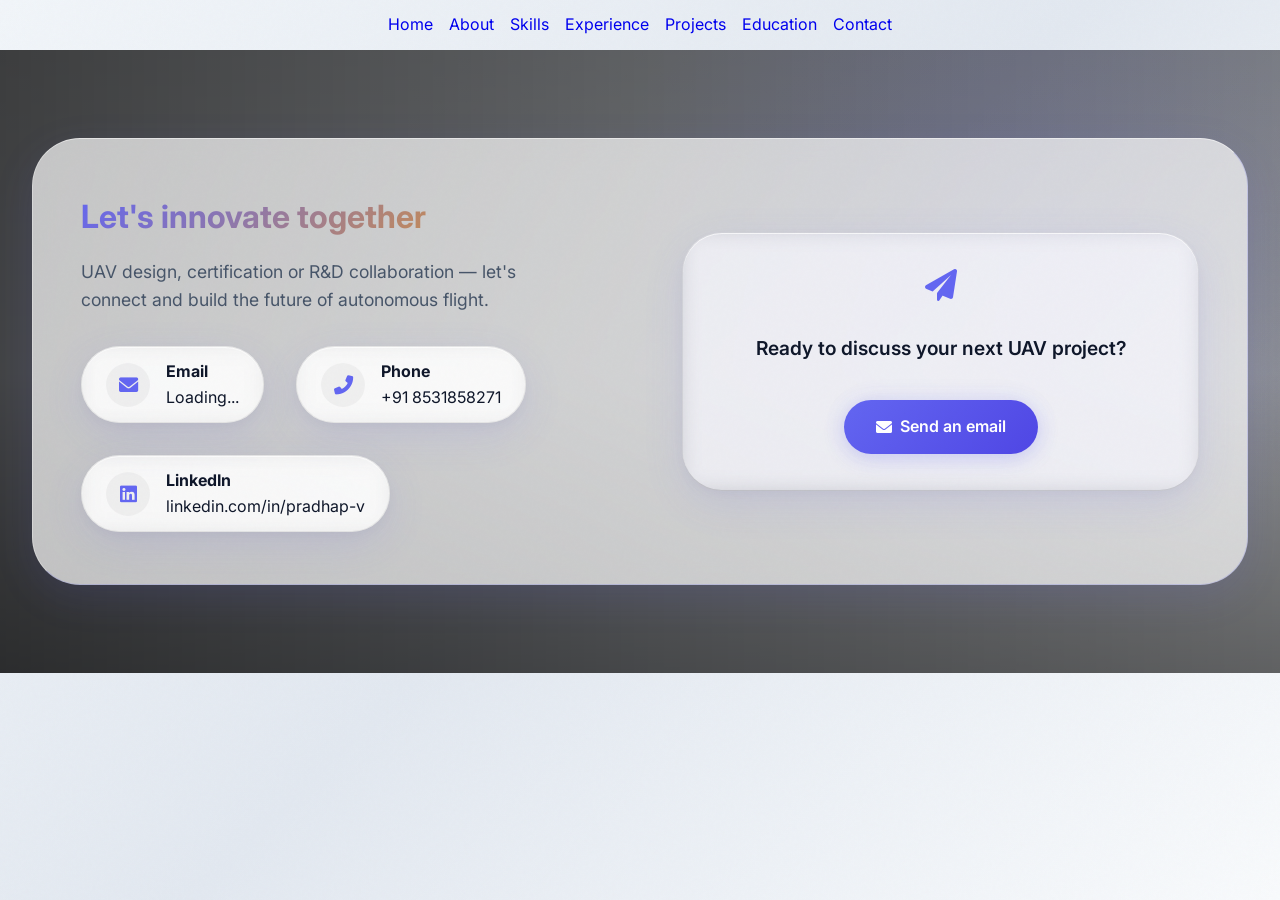
<file: Pradhap/pages/contact.html>
<!DOCTYPE html>
<html lang="en">
<head>
  <meta charset="UTF-8">
  <meta name="viewport" content="width=device-width, initial-scale=1.0, viewport-fit=cover">
  <meta name="description" content="Pradhap V - Aeronautical Engineer specializing in UAV R&D, DGCA Type Certification, and aerospace product development. View my portfolio and connect for collaboration.">
  <meta name="theme-color" content="#6366f1">
  <meta name="robots" content="index, follow">
  <meta property="og:title" content="Pradhap V - Aeronautical Engineer | UAV R&D Portfolio">
  <meta property="og:description" content="Aeronautical Engineer specializing in UAV system architecture, aerodynamic design, and regulatory certification.">
  <meta property="og:type" content="website">
  <meta property="og:image" content="assets/images/og-image.jpg">
  <meta property="og:url" content="https://pradhap.dev">
  <meta name="twitter:card" content="summary_large_image">
  <meta name="twitter:title" content="Pradhap V - Aeronautical Engineer | UAV R&D Portfolio">
  <meta name="twitter:description" content="Aeronautical Engineer specializing in UAV system architecture, aerodynamic design, and regulatory certification.">
  
  <title>Pradhap V — Contact</title>
  
  <!-- Favicon -->
  <link rel="icon" type="image/svg+xml" href="../assets/favicon.svg">
  <link rel="icon" type="image/png" href="../assets/favicon.png">
  <link rel="apple-touch-icon" href="../assets/apple-touch-icon.png">
  
  <!-- Google Fonts -->
  <link rel="preconnect" href="https://fonts.googleapis.com">
  <link rel="preconnect" href="https://fonts.gstatic.com" crossorigin>
  <link href="https://fonts.googleapis.com/css2?family=Inter:opsz,wght@14..32,300;400;500;600;700;800;900&display=swap" rel="stylesheet">
  
  <!-- Font Awesome 6 -->
  <link rel="stylesheet" href="https://cdnjs.cloudflare.com/ajax/libs/font-awesome/6.0.0-beta3/css/all.min.css">
  
  <!-- Main Stylesheet -->
  <link rel="stylesheet" href="../css/style.css">
  
  <!-- JSON-LD Structured Data -->
  <script type="application/ld+json">
  {
    "@context": "https://schema.org",
    "@type": "Person",
    "name": "Pradhap V",
    "jobTitle": "Aeronautical Engineer",
    "url": "https://pradhap.dev",
    "email": "veerapradhap@gmail.com",
    "telephone": "+918531858271",
    "address": {
      "@type": "PostalAddress",
      "addressLocality": "Coimbatore",
      "addressCountry": "India"
    },
    "sameAs": [
      "https://www.linkedin.com/in/pradhap-v",
      "https://www.instagram.com/pradhap._.01",
      "https://www.reddit.com/user/Pradhap_01"
    ],
    "worksFor": {
      "@type": "Organization",
      "name": "Recnaile Pvt Ltd"
    },
    "alumniOf": {
      "@type": "EducationalOrganization",
      "name": "Park College of Engineering and Technology"
    }
  }
  </script>
</head>
<body>

<nav class="modular-page-nav" aria-label="Portfolio sections">
  <a href="../index.html">Home</a>
  <a href="../pages/about.html">About</a>
  <a href="../pages/skills.html">Skills</a>
  <a href="../pages/experience.html">Experience</a>
  <a href="../pages/projects.html">Projects</a>
  <a href="../pages/education.html">Education</a>
  <a href="../pages/contact.html">Contact</a>
</nav>

<main>
<section id="contact" class="section">
      <div class="container">
        <div class="contact-wrapper-simple glass">
          <div class="contact-info-large">
            <h3>Let's innovate together</h3>
            <p style="color: var(--text-muted); font-size: 1.1rem; max-width: 450px;">UAV design, certification or R&D collaboration — let's connect and build the future of autonomous flight.</p>
            <div class="contact-details-row">
              <div class="contact-detail glass">
                <i class="fas fa-envelope"></i>
                <div>
                  <strong>Email</strong><br>
                  <span id="email-display">Loading...</span>
                </div>
              </div>
              <div class="contact-detail glass">
                <i class="fas fa-phone-alt"></i>
                <div>
                  <strong>Phone</strong><br>
                  <a href="../tel:+918531858271" style="color: var(--text-dark); text-decoration: none;">+91 8531858271</a>
                </div>
              </div>
              <div class="contact-detail glass">
                <i class="fab fa-linkedin"></i>
                <div>
                  <strong>LinkedIn</strong><br>
                  <a href="https://linkedin.com/in/pradhap-v" target="_blank" rel="noopener noreferrer" style="color: var(--text-dark); text-decoration: none;">linkedin.com/in/pradhap-v</a>
                </div>
              </div>
            </div>
          </div>
          <div class="contact-cta glass">
            <p><i class="fas fa-paper-plane" style="color: var(--primary); font-size: 2rem; margin-bottom: 12px; display: inline-block;"></i></p>
            <p style="font-weight: 600;">Ready to discuss your next UAV project?</p>
            <a href="../mailto:veerapradhap2001@gmail.com" class="btn-primary" style="margin-top: 16px; display: inline-flex;">
              <i class="fas fa-envelope"></i> Send an email
            </a>
          </div>
        </div>
      </div>
    </section>
</main>
</body>
</html>
</file>
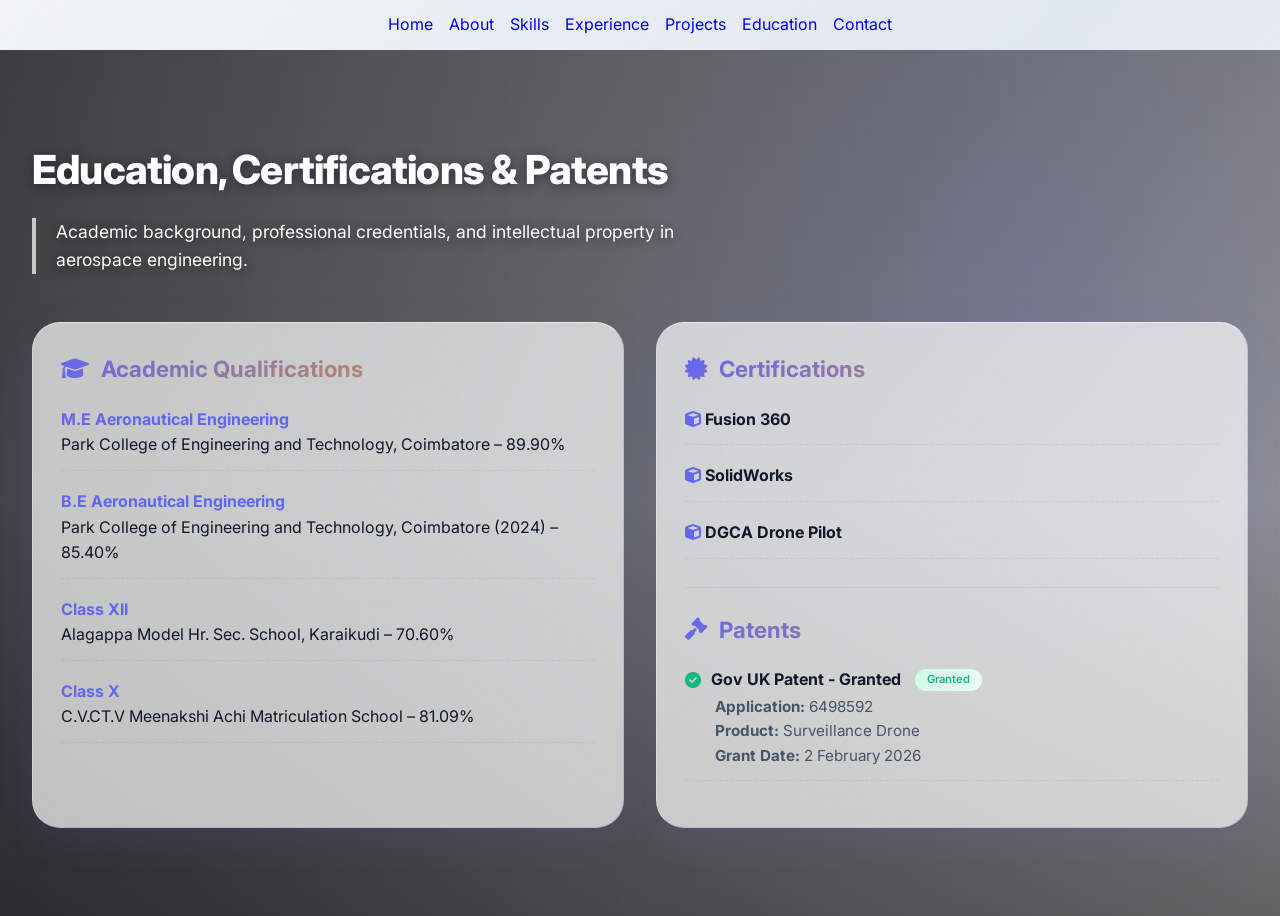
<file: Pradhap/pages/education.html>
<!DOCTYPE html>
<html lang="en">
<head>
  <meta charset="UTF-8">
  <meta name="viewport" content="width=device-width, initial-scale=1.0, viewport-fit=cover">
  <meta name="description" content="Pradhap V - Aeronautical Engineer specializing in UAV R&D, DGCA Type Certification, and aerospace product development. View my portfolio and connect for collaboration.">
  <meta name="theme-color" content="#6366f1">
  <meta name="robots" content="index, follow">
  <meta property="og:title" content="Pradhap V - Aeronautical Engineer | UAV R&D Portfolio">
  <meta property="og:description" content="Aeronautical Engineer specializing in UAV system architecture, aerodynamic design, and regulatory certification.">
  <meta property="og:type" content="website">
  <meta property="og:image" content="assets/images/og-image.jpg">
  <meta property="og:url" content="https://pradhap.dev">
  <meta name="twitter:card" content="summary_large_image">
  <meta name="twitter:title" content="Pradhap V - Aeronautical Engineer | UAV R&D Portfolio">
  <meta name="twitter:description" content="Aeronautical Engineer specializing in UAV system architecture, aerodynamic design, and regulatory certification.">
  
  <title>Pradhap V — Education</title>
  
  <!-- Favicon -->
  <link rel="icon" type="image/svg+xml" href="../assets/favicon.svg">
  <link rel="icon" type="image/png" href="../assets/favicon.png">
  <link rel="apple-touch-icon" href="../assets/apple-touch-icon.png">
  
  <!-- Google Fonts -->
  <link rel="preconnect" href="https://fonts.googleapis.com">
  <link rel="preconnect" href="https://fonts.gstatic.com" crossorigin>
  <link href="https://fonts.googleapis.com/css2?family=Inter:opsz,wght@14..32,300;400;500;600;700;800;900&display=swap" rel="stylesheet">
  
  <!-- Font Awesome 6 -->
  <link rel="stylesheet" href="https://cdnjs.cloudflare.com/ajax/libs/font-awesome/6.0.0-beta3/css/all.min.css">
  
  <!-- Main Stylesheet -->
  <link rel="stylesheet" href="../css/style.css">
  
  <!-- JSON-LD Structured Data -->
  <script type="application/ld+json">
  {
    "@context": "https://schema.org",
    "@type": "Person",
    "name": "Pradhap V",
    "jobTitle": "Aeronautical Engineer",
    "url": "https://pradhap.dev",
    "email": "veerapradhap@gmail.com",
    "telephone": "+918531858271",
    "address": {
      "@type": "PostalAddress",
      "addressLocality": "Coimbatore",
      "addressCountry": "India"
    },
    "sameAs": [
      "https://www.linkedin.com/in/pradhap-v",
      "https://www.instagram.com/pradhap._.01",
      "https://www.reddit.com/user/Pradhap_01"
    ],
    "worksFor": {
      "@type": "Organization",
      "name": "Recnaile Pvt Ltd"
    },
    "alumniOf": {
      "@type": "EducationalOrganization",
      "name": "Park College of Engineering and Technology"
    }
  }
  </script>
</head>
<body>

<nav class="modular-page-nav" aria-label="Portfolio sections">
  <a href="../index.html">Home</a>
  <a href="../pages/about.html">About</a>
  <a href="../pages/skills.html">Skills</a>
  <a href="../pages/experience.html">Experience</a>
  <a href="../pages/projects.html">Projects</a>
  <a href="../pages/education.html">Education</a>
  <a href="../pages/contact.html">Contact</a>
</nav>

<main>
<section id="education" class="section">
      <div class="container">
        <h2 class="section-title">Education, Certifications & Patents</h2>
        <div class="section-subhead">Academic background, professional credentials, and intellectual property in aerospace engineering.</div>
        
        <div class="two-col-grid">
          <div class="info-panel glass">
            <h3><i class="fas fa-graduation-cap"></i> Academic Qualifications</h3>
            <div class="edu-item">
              <span class="edu-degree">M.E Aeronautical Engineering</span><br>
              Park College of Engineering and Technology, Coimbatore – 89.90%
            </div>
            <div class="edu-item">
              <span class="edu-degree">B.E Aeronautical Engineering</span><br>
              Park College of Engineering and Technology, Coimbatore (2024) – 85.40%
            </div>
            <div class="edu-item">
              <span class="edu-degree">Class XII</span><br>
              Alagappa Model Hr. Sec. School, Karaikudi – 70.60%
            </div>
            <div class="edu-item">
              <span class="edu-degree">Class X</span><br>
              C.V.CT.V Meenakshi Achi Matriculation School – 81.09%
            </div>
          </div>
          
          <div class="info-panel glass">
            <h3><i class="fas fa-certificate"></i> Certifications</h3>
            <div class="cert-item">
              <i class="fas fa-cube" style="color: var(--primary);"></i> 
              <strong>Fusion 360</strong>
            </div>
            <div class="cert-item">
              <i class="fas fa-cube" style="color: var(--primary);"></i> 
              <strong>SolidWorks</strong>
            </div>
            <div class="cert-item">
              <i class="fas fa-cube" style="color: var(--primary);"></i> 
              <strong>DGCA Drone Pilot</strong>
            </div>
            
            <div style="margin-top: 28px; border-top: 1px solid rgba(0, 0, 0, 0.06); padding-top: 24px;">
              <h3 style="font-size: 1.4rem; margin-bottom: 20px; display: flex; align-items: center; gap: 12px; background: linear-gradient(135deg, var(--primary), var(--accent)); background-clip: text; -webkit-background-clip: text; color: transparent;">
                <i class="fas fa-gavel"></i> Patents
              </h3>
              
              <div class="cert-item" style="border-bottom: 1px dashed rgba(0, 0, 0, 0.06); padding-bottom: 12px; margin-bottom: 18px;">
                <div style="display: flex; align-items: center; gap: 10px; flex-wrap: wrap;">
                  <i class="fas fa-check-circle" style="color: var(--green);"></i>
                  <strong>Gov UK Patent - Granted</strong>
                  <span style="display: inline-block; background: linear-gradient(135deg, #d1fae5, #ecfdf5); color: var(--green); font-size: 0.7rem; font-weight: 600; padding: 2px 12px; border-radius: 30px; margin-left: 4px;">Granted</span>
                </div>
                <div style="color: var(--text-muted); font-size: 0.95rem; margin-top: 2px; padding-left: 30px;">
                  <div><strong>Application:</strong> 6498592</div>
                  <div><strong>Product:</strong> Surveillance Drone</div>
                  <div><strong>Grant Date:</strong> 2 February 2026</div>
                </div>
              </div>
            </div>
          </div>
        </div>
      </div>
    </section>
</main>
</body>
</html>
</file>
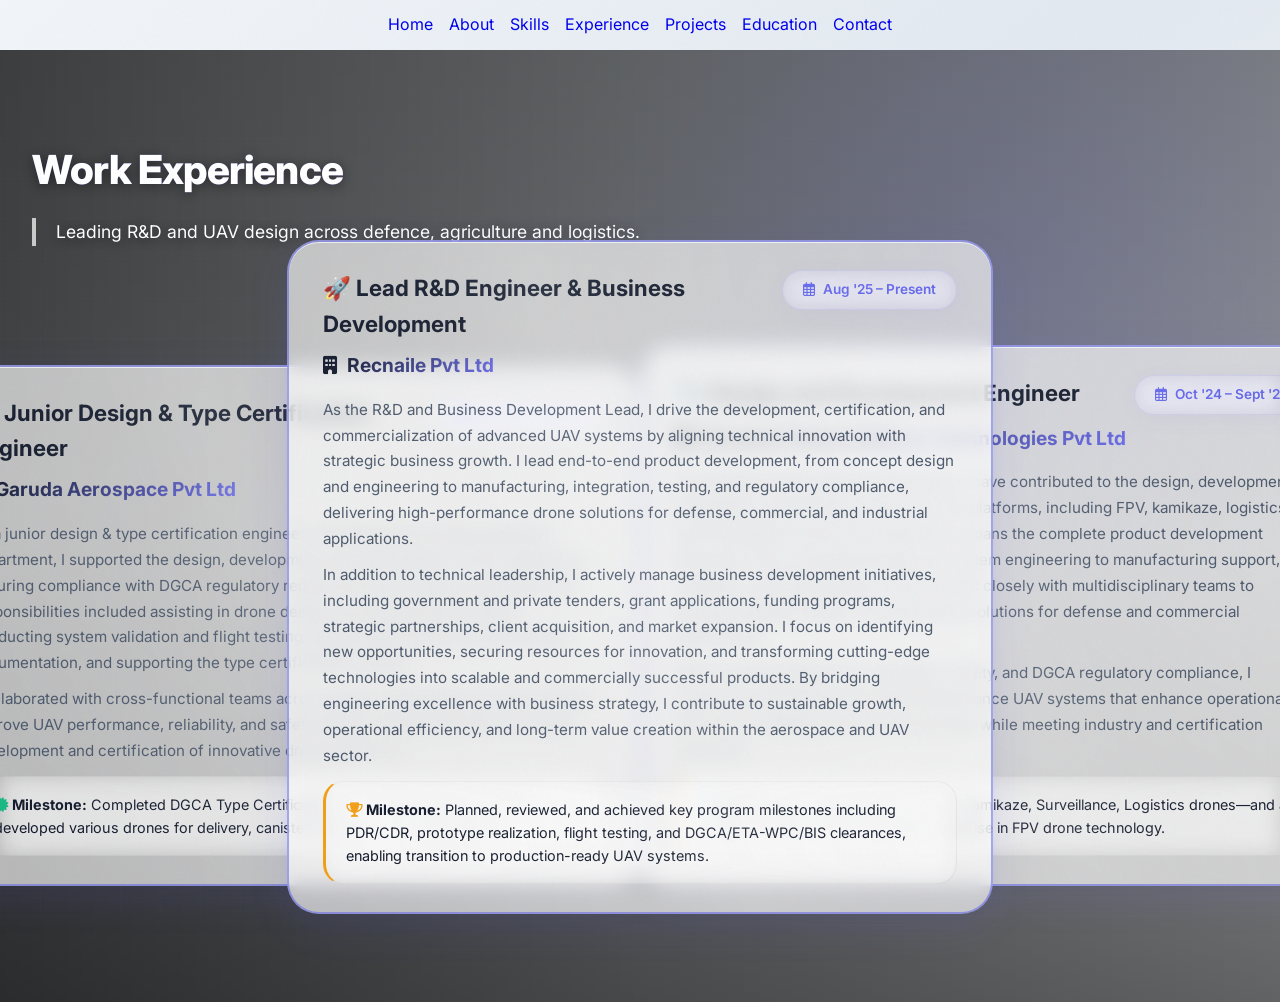
<file: Pradhap/pages/experience.html>
<!DOCTYPE html>
<html lang="en">
<head>
  <meta charset="UTF-8">
  <meta name="viewport" content="width=device-width, initial-scale=1.0, viewport-fit=cover">
  <meta name="description" content="Pradhap V - Aeronautical Engineer specializing in UAV R&D, DGCA Type Certification, and aerospace product development. View my portfolio and connect for collaboration.">
  <meta name="theme-color" content="#6366f1">
  <meta name="robots" content="index, follow">
  <meta property="og:title" content="Pradhap V - Aeronautical Engineer | UAV R&D Portfolio">
  <meta property="og:description" content="Aeronautical Engineer specializing in UAV system architecture, aerodynamic design, and regulatory certification.">
  <meta property="og:type" content="website">
  <meta property="og:image" content="assets/images/og-image.jpg">
  <meta property="og:url" content="https://pradhap.dev">
  <meta name="twitter:card" content="summary_large_image">
  <meta name="twitter:title" content="Pradhap V - Aeronautical Engineer | UAV R&D Portfolio">
  <meta name="twitter:description" content="Aeronautical Engineer specializing in UAV system architecture, aerodynamic design, and regulatory certification.">
  
  <title>Pradhap V — Experience</title>
  
  <!-- Favicon -->
  <link rel="icon" type="image/svg+xml" href="../assets/favicon.svg">
  <link rel="icon" type="image/png" href="../assets/favicon.png">
  <link rel="apple-touch-icon" href="../assets/apple-touch-icon.png">
  
  <!-- Google Fonts -->
  <link rel="preconnect" href="https://fonts.googleapis.com">
  <link rel="preconnect" href="https://fonts.gstatic.com" crossorigin>
  <link href="https://fonts.googleapis.com/css2?family=Inter:opsz,wght@14..32,300;400;500;600;700;800;900&display=swap" rel="stylesheet">
  
  <!-- Font Awesome 6 -->
  <link rel="stylesheet" href="https://cdnjs.cloudflare.com/ajax/libs/font-awesome/6.0.0-beta3/css/all.min.css">
  
  <!-- Main Stylesheet -->
  <link rel="stylesheet" href="../css/style.css">
  
  <!-- JSON-LD Structured Data -->
  <script type="application/ld+json">
  {
    "@context": "https://schema.org",
    "@type": "Person",
    "name": "Pradhap V",
    "jobTitle": "Aeronautical Engineer",
    "url": "https://pradhap.dev",
    "email": "veerapradhap@gmail.com",
    "telephone": "+918531858271",
    "address": {
      "@type": "PostalAddress",
      "addressLocality": "Coimbatore",
      "addressCountry": "India"
    },
    "sameAs": [
      "https://www.linkedin.com/in/pradhap-v",
      "https://www.instagram.com/pradhap._.01",
      "https://www.reddit.com/user/Pradhap_01"
    ],
    "worksFor": {
      "@type": "Organization",
      "name": "Recnaile Pvt Ltd"
    },
    "alumniOf": {
      "@type": "EducationalOrganization",
      "name": "Park College of Engineering and Technology"
    }
  }
  </script>
</head>
<body>

<nav class="modular-page-nav" aria-label="Portfolio sections">
  <a href="../index.html">Home</a>
  <a href="../pages/about.html">About</a>
  <a href="../pages/skills.html">Skills</a>
  <a href="../pages/experience.html">Experience</a>
  <a href="../pages/projects.html">Projects</a>
  <a href="../pages/education.html">Education</a>
  <a href="../pages/contact.html">Contact</a>
</nav>

<main>
<section id="experience" class="section">
      <div class="container" style="position: relative;">
        <div class="digital-grid-bg" aria-hidden="true"></div>
        
        <h2 class="section-title">Work Experience</h2>
        <div class="section-subhead">Leading R&D and UAV design across defence, agriculture and logistics.</div>
        
        <div class="holographic-timeline">
          <!-- Card 1 -->
          <div class="holographic-card glass-border-glow">
            <div class="glass-shine" aria-hidden="true"></div>
            
            <div class="holographic-card-inner">
              <div class="timeline-header">
                <div class="timeline-role depth-layer depth-layer-2">
                  <span class="floating-icon" aria-hidden="true">🚀</span> Lead R&D Engineer & Business Development
                </div>
                <div class="timeline-date-badge depth-layer depth-layer-1">
                  <i class="far fa-calendar-alt"></i> Aug '25 – Present
                </div>
              </div>
              
              <div class="timeline-company depth-layer depth-layer-1">
                <i class="fas fa-building"></i> <strong>Recnaile Pvt Ltd</strong>
              </div>
              
              <div class="timeline-desc depth-layer depth-layer-0">
                As the R&D and Business Development Lead, I drive the development, certification, and commercialization of advanced UAV systems by aligning technical innovation with strategic business growth. I lead end-to-end product development, from concept design and engineering to manufacturing, integration, testing, and regulatory compliance, delivering high-performance drone solutions for defense, commercial, and industrial applications.
              </div>
              <div class="timeline-desc depth-layer depth-layer-0">
                In addition to technical leadership, I actively manage business development initiatives, including government and private tenders, grant applications, funding programs, strategic partnerships, client acquisition, and market expansion. I focus on identifying new opportunities, securing resources for innovation, and transforming cutting-edge technologies into scalable and commercially successful products. By bridging engineering excellence with business strategy, I contribute to sustainable growth, operational efficiency, and long-term value creation within the aerospace and UAV sector.
              </div>
              <div class="milestone depth-layer depth-layer-1">
                <i class="fas fa-trophy" style="color: var(--accent);"></i> <strong>Milestone:</strong> Planned, reviewed, and achieved key program milestones including PDR/CDR, prototype realization, flight testing, and DGCA/ETA-WPC/BIS clearances, enabling transition to production-ready UAV systems.
              </div>
            </div>
          </div>

          <!-- Card 2 -->
          <div class="holographic-card glass-border-glow">
            <div class="glass-shine" aria-hidden="true"></div>
            
            <div class="holographic-card-inner">
              <div class="timeline-header">
                <div class="timeline-role depth-layer depth-layer-2">
                  <span class="floating-icon" aria-hidden="true">✈️</span> Design and Development Engineer
                </div>
                <div class="timeline-date-badge depth-layer depth-layer-1">
                  <i class="far fa-calendar-alt"></i> Oct '24 – Sept '25
                </div>
              </div>
              
              <div class="timeline-company depth-layer depth-layer-1">
                <i class="fas fa-building"></i> <strong>Parashar Future Defence Technologies Pvt Ltd</strong>
              </div>
              
              <div class="timeline-desc depth-layer depth-layer-0">
                As a Design and Development Engineer, I have contributed to the design, development, integration, and testing of advanced UAV platforms, including FPV, kamikaze, logistics, and surveillance drones. My experience spans the complete product development lifecycle, from conceptual design and system engineering to manufacturing support, validation, and flight testing. I have worked closely with multidisciplinary teams to develop reliable, mission-focused drone solutions for defense and commercial applications.
              </div>
              <div class="timeline-desc depth-layer depth-layer-0">
                With a strong emphasis on innovation, safety, and DGCA regulatory compliance, I support the development of high-performance UAV systems that enhance operational efficiency, reliability, and mission success while meeting industry and certification standards.
              </div>
              <div class="milestone depth-layer depth-layer-1">
                <i class="fas fa-microchip" style="color: var(--cyan);"></i> <strong>Milestone:</strong> Developed three UAVs—Kamikaze, Surveillance, Logistics drones—and a Dropper Mechanism while gaining expertise in FPV drone technology.
              </div>
            </div>
          </div>

          <!-- Card 3 -->
          <div class="holographic-card glass-border-glow">
            <div class="glass-shine" aria-hidden="true"></div>
            
            <div class="holographic-card-inner">
              <div class="timeline-header">
                <div class="timeline-role depth-layer depth-layer-2">
                  <span class="floating-icon" aria-hidden="true">🏅</span> Junior Design & Type Certification Engineer
                </div>
                <div class="timeline-date-badge depth-layer depth-layer-1">
                  <i class="far fa-calendar-alt"></i> Jan '24 – Oct '24
                </div>
              </div>
              
              <div class="timeline-company depth-layer depth-layer-1">
                <i class="fas fa-building"></i> <strong>Garuda Aerospace Pvt Ltd</strong>
              </div>
              
              <div class="timeline-desc depth-layer depth-layer-0">
                As a junior design & type certification engineer in the Research and Development department, I supported the design, development, and certification of UAV systems by ensuring compliance with DGCA regulatory requirements and industry standards. My responsibilities included assisting in drone design and engineering activities, conducting system validation and flight testing, preparing technical and certification documentation, and supporting the type certification process.
              </div>
              <div class="timeline-desc depth-layer depth-layer-0">
                I collaborated with cross-functional teams across design, manufacturing, and testing to improve UAV performance, reliability, and safety while contributing to the successful development and certification of innovative drone platforms.
              </div>
              <div class="milestone depth-layer depth-layer-1">
                <i class="fas fa-certificate" style="color: var(--green);"></i> <strong>Milestone:</strong> Completed DGCA Type Certification for an agricultural drone and developed various drones for delivery, canister-dropping, and seed-planting.
              </div>
            </div>
          </div>
        </div>
      </div>
    </section>
</main>
</body>
</html>
</file>
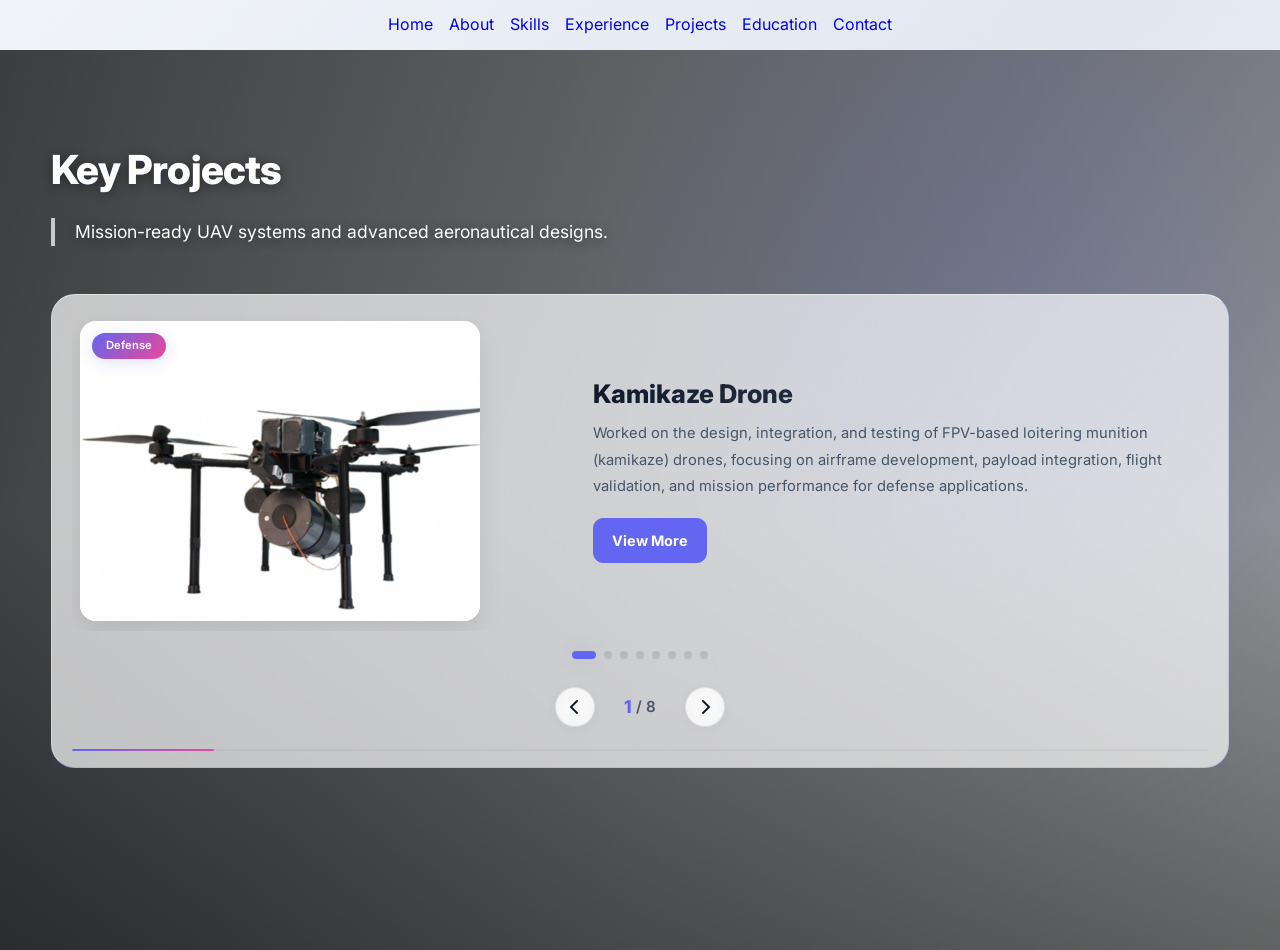
<file: Pradhap/pages/projects.html>
<!DOCTYPE html>
<html lang="en">
<head>
  <meta charset="UTF-8">
  <meta name="viewport" content="width=device-width, initial-scale=1.0, viewport-fit=cover">
  <meta name="description" content="Pradhap V - Aeronautical Engineer specializing in UAV R&D, DGCA Type Certification, and aerospace product development. View my portfolio and connect for collaboration.">
  <meta name="theme-color" content="#6366f1">
  <meta name="robots" content="index, follow">
  <meta property="og:title" content="Pradhap V - Aeronautical Engineer | UAV R&D Portfolio">
  <meta property="og:description" content="Aeronautical Engineer specializing in UAV system architecture, aerodynamic design, and regulatory certification.">
  <meta property="og:type" content="website">
  <meta property="og:image" content="assets/images/og-image.jpg">
  <meta property="og:url" content="https://pradhap.dev">
  <meta name="twitter:card" content="summary_large_image">
  <meta name="twitter:title" content="Pradhap V - Aeronautical Engineer | UAV R&D Portfolio">
  <meta name="twitter:description" content="Aeronautical Engineer specializing in UAV system architecture, aerodynamic design, and regulatory certification.">
  
  <title>Pradhap V — Projects</title>
  
  <!-- Favicon -->
  <link rel="icon" type="image/svg+xml" href="../assets/favicon.svg">
  <link rel="icon" type="image/png" href="../assets/favicon.png">
  <link rel="apple-touch-icon" href="../assets/apple-touch-icon.png">
  
  <!-- Google Fonts -->
  <link rel="preconnect" href="https://fonts.googleapis.com">
  <link rel="preconnect" href="https://fonts.gstatic.com" crossorigin>
  <link href="https://fonts.googleapis.com/css2?family=Inter:opsz,wght@14..32,300;400;500;600;700;800;900&display=swap" rel="stylesheet">
  
  <!-- Font Awesome 6 -->
  <link rel="stylesheet" href="https://cdnjs.cloudflare.com/ajax/libs/font-awesome/6.0.0-beta3/css/all.min.css">
  
  <!-- Main Stylesheet -->
  <link rel="stylesheet" href="../css/style.css">
  
  <!-- JSON-LD Structured Data -->
  <script type="application/ld+json">
  {
    "@context": "https://schema.org",
    "@type": "Person",
    "name": "Pradhap V",
    "jobTitle": "Aeronautical Engineer",
    "url": "https://pradhap.dev",
    "email": "veerapradhap@gmail.com",
    "telephone": "+918531858271",
    "address": {
      "@type": "PostalAddress",
      "addressLocality": "Coimbatore",
      "addressCountry": "India"
    },
    "sameAs": [
      "https://www.linkedin.com/in/pradhap-v",
      "https://www.instagram.com/pradhap._.01",
      "https://www.reddit.com/user/Pradhap_01"
    ],
    "worksFor": {
      "@type": "Organization",
      "name": "Recnaile Pvt Ltd"
    },
    "alumniOf": {
      "@type": "EducationalOrganization",
      "name": "Park College of Engineering and Technology"
    }
  }
  </script>
</head>
<body>

<nav class="modular-page-nav" aria-label="Portfolio sections">
  <a href="../index.html">Home</a>
  <a href="../pages/about.html">About</a>
  <a href="../pages/skills.html">Skills</a>
  <a href="../pages/experience.html">Experience</a>
  <a href="../pages/projects.html">Projects</a>
  <a href="../pages/education.html">Education</a>
  <a href="../pages/contact.html">Contact</a>
</nav>

<main>
<section id="projects" class="section">
      <div class="container">
        <h2 class="section-title">Key Projects</h2>
        <div class="section-subhead">Mission-ready UAV systems and advanced aeronautical designs.</div>

        <div class="project-slider-container">
          <div class="project-slider compact glass">
            
            <div class="slider-track">
              <!-- Slide 1 - Kamikaze Drone -->
              <div class="slider-slide active">
                <div class="project-slide-content compact">
                  <div class="project-slide-image compact">
                    <img src="../assets/images/kamikaze-drone.png" alt="Kamikaze Drone - Defense UAV system" loading="lazy" onerror="this.src='https://via.placeholder.com/400x300/6366f1/ffffff?text=Kamikaze+Drone'">
                    <div class="project-slide-badge">Defense</div>
                  </div>
                  <div class="project-slide-info compact">
                    <h3>Kamikaze Drone</h3>
                    <p class="project-description">Worked on the design, integration, and testing of FPV-based loitering munition (kamikaze) drones, focusing on airframe development, payload integration, flight validation, and mission performance for defense applications.</p>
                  
<a class="view-more" href="projects/kamikaze-drone.html" aria-label="View more about Kamikaze Drone">View More</a>
</div>
                </div>
              </div>

              <!-- Slide 2 - Canister Dropping Drone -->
              <div class="slider-slide">
                <div class="project-slide-content compact">
                  <div class="project-slide-image compact">
                    <img src="../assets/images/canister-drone.png" alt="Canister Dropping Drone - Logistics UAV system" loading="lazy" onerror="this.src='https://via.placeholder.com/400x300/ec4899/ffffff?text=Canister+Dropping+Drone'">
                    <div class="project-slide-badge">Logistics</div>
                  </div>
                  <div class="project-slide-info compact">
                    <h3>Canister Dropping Drone</h3>
                    <p class="project-description">Contributed to the design and development of a UAV-based payload delivery platform capable of carrying and releasing mission-specific payloads with precision. Responsibilities included airframe integration, payload release mechanism development, flight testing, system validation, and performance optimization to enhance operational effectiveness and reliability in defense-oriented applications.</p>
                  
<a class="view-more" href="projects/canister-dropping-drone.html" aria-label="View more about Canister Dropping Drone">View More</a>
</div>
                </div>
              </div>

              <!-- Slide 3 - Logistics Drone -->
              <div class="slider-slide">
                <div class="project-slide-content compact">
                  <div class="project-slide-image compact">
                    <img src="../assets/images/logistics-drone.png" alt="Logistics Drone - Commercial UAV system" loading="lazy" onerror="this.src='https://via.placeholder.com/400x300/06b6d4/ffffff?text=Logistics+Drone'">
                    <div class="project-slide-badge">Commercial</div>
                  </div>
                  <div class="project-slide-info compact">
                    <h3>Logistics Drone</h3>
                    <p class="project-description">Worked on the end-to-end development of logistics drones for efficient cargo and payload transportation, covering system design, manufacturing, integration, testing, validation, and operational deployment. Contributed to payload management, flight performance optimization, reliability enhancement, and mission planning to improve range, efficiency, and operational effectiveness for commercial, industrial, and government applications.</p>
                  
<a class="view-more" href="projects/logistics-drone.html" aria-label="View more about Logistics Drone">View More</a>
</div>
                </div>
              </div>

              <!-- Slide 4 - Amphibious UAV -->
              <div class="slider-slide">
                <div class="project-slide-content compact">
                  <div class="project-slide-image compact">
                    <img src="../assets/images/amphibious-uav.png" alt="Amphibious UAV - Maritime drone system" loading="lazy" onerror="this.src='https://via.placeholder.com/400x300/f59e0b/ffffff?text=Amphibious+UAV'">
                    <div class="project-slide-badge">Maritime</div>
                  </div>
                  <div class="project-slide-info compact">
                    <h3>Amphibious UAV</h3>
                    <p class="project-description">Contributed to the design and development of an amphibious UAV capable of operating in both air and water environments. Involved in airframe design, buoyancy integration, system testing, and performance validation to enhance versatility for surveillance, inspection, search-and-rescue, and maritime applications.</p>
                  
<a class="view-more" href="projects/amphibious-uav.html" aria-label="View more about Amphibious UAV">View More</a>
</div>
                </div>
              </div>

              <!-- Slide 5 - Fireball Dropping Drone -->
              <div class="slider-slide">
                <div class="project-slide-content compact">
                  <div class="project-slide-image compact">
                    <img src="../assets/images/fireball-drone.png" alt="Fireball Dropping Drone - Aerial UAV system" loading="lazy" onerror="this.src='https://via.placeholder.com/400x300/10b981/ffffff?text=Fireball+Dropping+Drone'">
                    <div class="project-slide-badge">Aerial</div>
                  </div>
                  <div class="project-slide-info compact">
                    <h3>Fireball Dropping Drone</h3>
                    <p class="project-description">Contributed to the design and development of a UAV-based aerial payload deployment platform, focusing on payload integration, release mechanisms, flight testing, and system validation. Worked on improving operational reliability, precision deployment capabilities, and overall mission performance for specialized aerial applications.</p>
                  
<a class="view-more" href="projects/fireball-dropping-drone.html" aria-label="View more about Fireball Dropping Drone">View More</a>
</div>
                </div>
              </div>

              <!-- Slide 6 - Surveillance Drone -->
              <div class="slider-slide">
                <div class="project-slide-content compact">
                  <div class="project-slide-image compact">
                    <img src="../assets/images/surveillance-drone.jpg" alt="Surveillance Drone - Intelligence UAV system" loading="lazy" onerror="this.src='https://via.placeholder.com/400x300/8b5cf6/ffffff?text=Surveillance+Drone'">
                    <div class="project-slide-badge">Intelligence</div>
                  </div>
                  <div class="project-slide-info compact">
                    <h3>Surveillance Drone</h3>
                    <p class="project-description">Led the end-to-end development of surveillance UAV systems, from concept design and engineering analysis to manufacturing, integration, testing, and flight validation. Integrated advanced imaging and communication systems to enable real-time monitoring, intelligence gathering, and situational awareness. Ensured system reliability, performance optimization, and compliance with regulatory requirements for defense, industrial, and security applications.</p>
                  
<a class="view-more" href="projects/surveillance-drone.html" aria-label="View more about Surveillance Drone">View More</a>
</div>
                </div>
              </div>

              <!-- Slide 7 - Landmine Detection Drone -->
              <div class="slider-slide">
                <div class="project-slide-content compact">
                  <div class="project-slide-image compact">
                    <img src="../assets/images/landmine-drone.jpg" alt="Landmine Detection Drone - Sensor UAV system" loading="lazy" onerror="this.src='https://via.placeholder.com/400x300/ef4444/ffffff?text=Landmine+Detection+Drone'">
                    <div class="project-slide-badge">Sensor</div>
                  </div>
                  <div class="project-slide-info compact">
                    <h3>Landmine Detection Drone</h3>
                    <p class="project-description">Specialized UAV equipped with advanced sensor integration for landmine detection and mapping applications.</p>
                  
<a class="view-more" href="projects/landmine-detection-drone.html" aria-label="View more about Landmine Detection Drone">View More</a>
</div>
                </div>
              </div>

              <!-- Slide 8 - Ambulance & Rescue Aircraft -->
              <div class="slider-slide">
                <div class="project-slide-content compact">
                  <div class="project-slide-image compact">
                    <img src="../assets/images/ambulance-aircraft.jpg" alt="Ambulance and Rescue Aircraft - Medical UAV system" loading="lazy" onerror="this.src='https://via.placeholder.com/400x300/22d3ee/ffffff?text=Ambulance+and+Rescue+Aircraft'">
                    <div class="project-slide-badge">Medical</div>
                  </div>
                  <div class="project-slide-info compact">
                    <h3>Ambulance & Rescue Aircraft</h3>
                    <p class="project-description">Multidisciplinary design for emergency response and medical evacuation with integrated medical systems.</p>
                  
<a class="view-more" href="projects/ambulance-and-rescue-aircraft.html" aria-label="View more about Ambulance & Rescue Aircraft">View More</a>
</div>
                </div>
              </div>
            </div>

            <div class="slider-dots compact" role="tablist" aria-label="Project navigation">
              <span class="dot active" data-index="0" role="tab" aria-label="Project 1 of 8" aria-selected="true"></span>
              <span class="dot" data-index="1" role="tab" aria-label="Project 2 of 8" aria-selected="false"></span>
              <span class="dot" data-index="2" role="tab" aria-label="Project 3 of 8" aria-selected="false"></span>
              <span class="dot" data-index="3" role="tab" aria-label="Project 4 of 8" aria-selected="false"></span>
              <span class="dot" data-index="4" role="tab" aria-label="Project 5 of 8" aria-selected="false"></span>
              <span class="dot" data-index="5" role="tab" aria-label="Project 6 of 8" aria-selected="false"></span>
              <span class="dot" data-index="6" role="tab" aria-label="Project 7 of 8" aria-selected="false"></span>
              <span class="dot" data-index="7" role="tab" aria-label="Project 8 of 8" aria-selected="false"></span>
            </div>

            <div class="slider-nav-unified">
              <button class="slider-btn-unified prev" aria-label="Previous project">
                <i class="fas fa-chevron-left"></i>
              </button>
              <span class="slider-page-info">
                <span class="current-slide-unified">1</span>
                <span class="separator-unified">/</span>
                <span class="total-slides-unified">8</span>
              </span>
              <button class="slider-btn-unified next" aria-label="Next project">
                <i class="fas fa-chevron-right"></i>
              </button>
            </div>

            <div class="slider-progress compact" role="progressbar" aria-valuenow="12.5" aria-valuemin="0" aria-valuemax="100">
              <div class="slider-progress-bar"></div>
            </div>
          </div>
        </div>
      </div>
    </section>
</main>
</body>
</html>
</file>
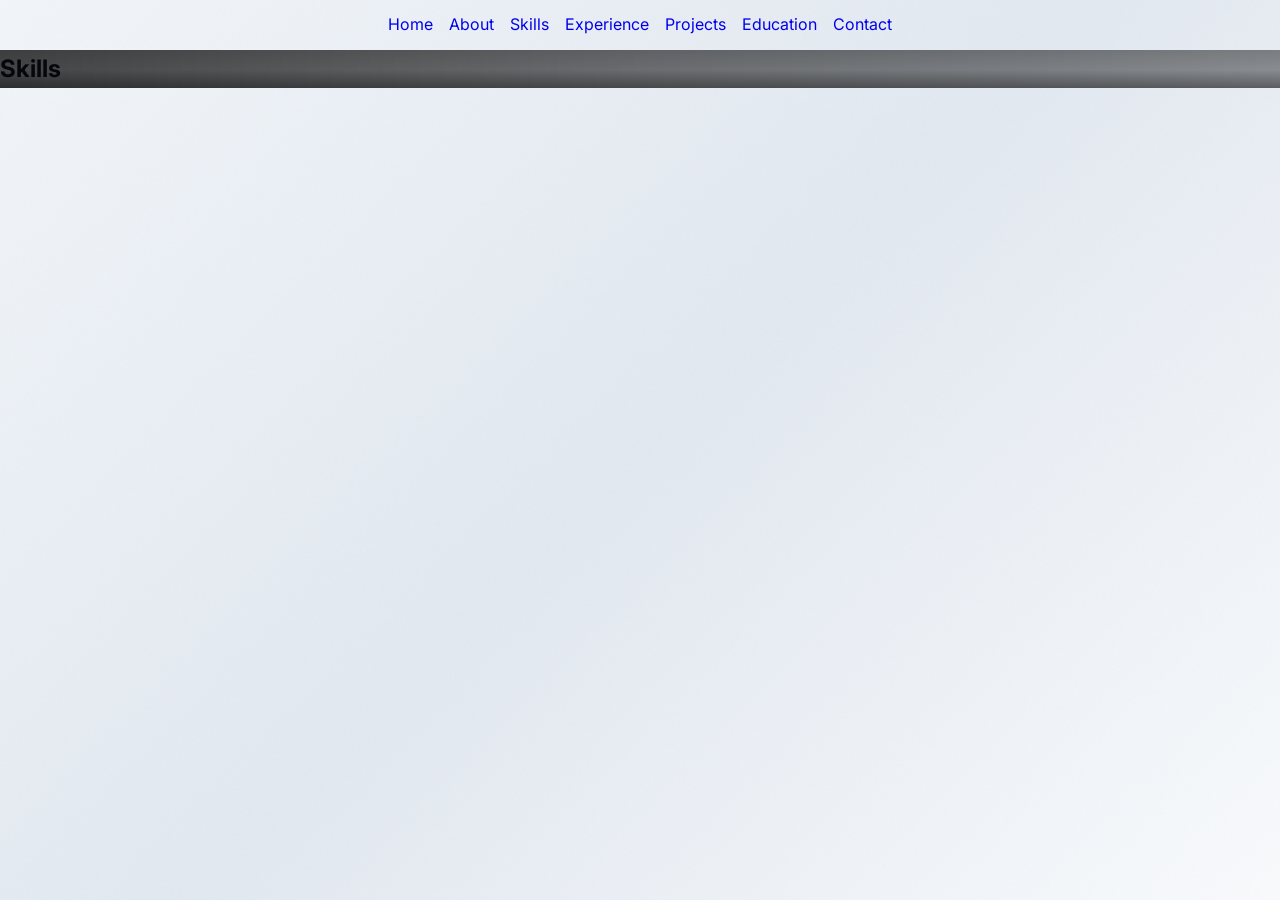
<file: Pradhap/pages/skills.html>
<!DOCTYPE html>
<html lang="en">
<head>
  <meta charset="UTF-8">
  <meta name="viewport" content="width=device-width, initial-scale=1.0, viewport-fit=cover">
  <meta name="description" content="Pradhap V - Aeronautical Engineer specializing in UAV R&D, DGCA Type Certification, and aerospace product development. View my portfolio and connect for collaboration.">
  <meta name="theme-color" content="#6366f1">
  <meta name="robots" content="index, follow">
  <meta property="og:title" content="Pradhap V - Aeronautical Engineer | UAV R&D Portfolio">
  <meta property="og:description" content="Aeronautical Engineer specializing in UAV system architecture, aerodynamic design, and regulatory certification.">
  <meta property="og:type" content="website">
  <meta property="og:image" content="assets/images/og-image.jpg">
  <meta property="og:url" content="https://pradhap.dev">
  <meta name="twitter:card" content="summary_large_image">
  <meta name="twitter:title" content="Pradhap V - Aeronautical Engineer | UAV R&D Portfolio">
  <meta name="twitter:description" content="Aeronautical Engineer specializing in UAV system architecture, aerodynamic design, and regulatory certification.">
  
  <title>Pradhap V — Skills</title>
  
  <!-- Favicon -->
  <link rel="icon" type="image/svg+xml" href="../assets/favicon.svg">
  <link rel="icon" type="image/png" href="../assets/favicon.png">
  <link rel="apple-touch-icon" href="../assets/apple-touch-icon.png">
  
  <!-- Google Fonts -->
  <link rel="preconnect" href="https://fonts.googleapis.com">
  <link rel="preconnect" href="https://fonts.gstatic.com" crossorigin>
  <link href="https://fonts.googleapis.com/css2?family=Inter:opsz,wght@14..32,300;400;500;600;700;800;900&display=swap" rel="stylesheet">
  
  <!-- Font Awesome 6 -->
  <link rel="stylesheet" href="https://cdnjs.cloudflare.com/ajax/libs/font-awesome/6.0.0-beta3/css/all.min.css">
  
  <!-- Main Stylesheet -->
  <link rel="stylesheet" href="../css/style.css">
  
  <!-- JSON-LD Structured Data -->
  <script type="application/ld+json">
  {
    "@context": "https://schema.org",
    "@type": "Person",
    "name": "Pradhap V",
    "jobTitle": "Aeronautical Engineer",
    "url": "https://pradhap.dev",
    "email": "veerapradhap@gmail.com",
    "telephone": "+918531858271",
    "address": {
      "@type": "PostalAddress",
      "addressLocality": "Coimbatore",
      "addressCountry": "India"
    },
    "sameAs": [
      "https://www.linkedin.com/in/pradhap-v",
      "https://www.instagram.com/pradhap._.01",
      "https://www.reddit.com/user/Pradhap_01"
    ],
    "worksFor": {
      "@type": "Organization",
      "name": "Recnaile Pvt Ltd"
    },
    "alumniOf": {
      "@type": "EducationalOrganization",
      "name": "Park College of Engineering and Technology"
    }
  }
  </script>
</head>
<body>

<nav class="modular-page-nav" aria-label="Portfolio sections">
  <a href="../index.html">Home</a>
  <a href="../pages/about.html">About</a>
  <a href="../pages/skills.html">Skills</a>
  <a href="../pages/experience.html">Experience</a>
  <a href="../pages/projects.html">Projects</a>
  <a href="../pages/education.html">Education</a>
  <a href="../pages/contact.html">Contact</a>
</nav>

<main>
<section id="skills"><h1>Skills</h1></section>
</main>
</body>
</html>
</file>
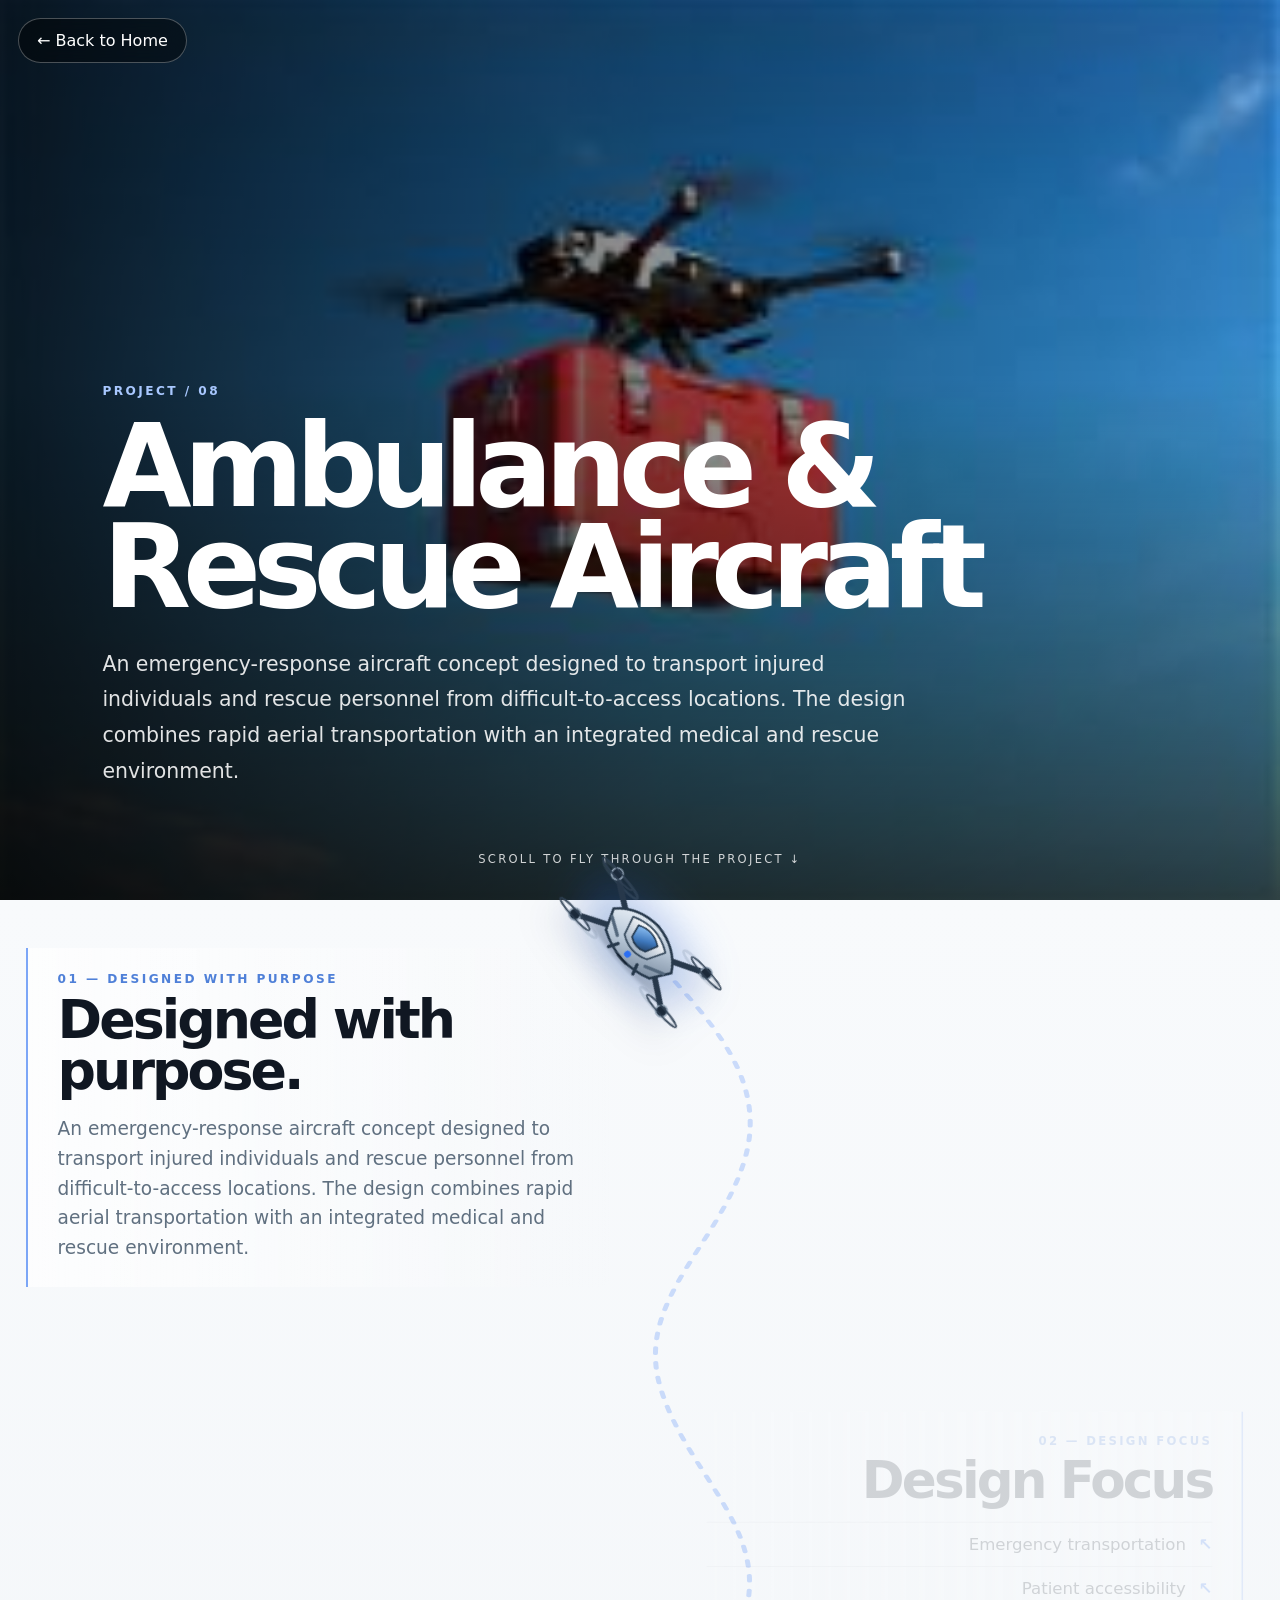
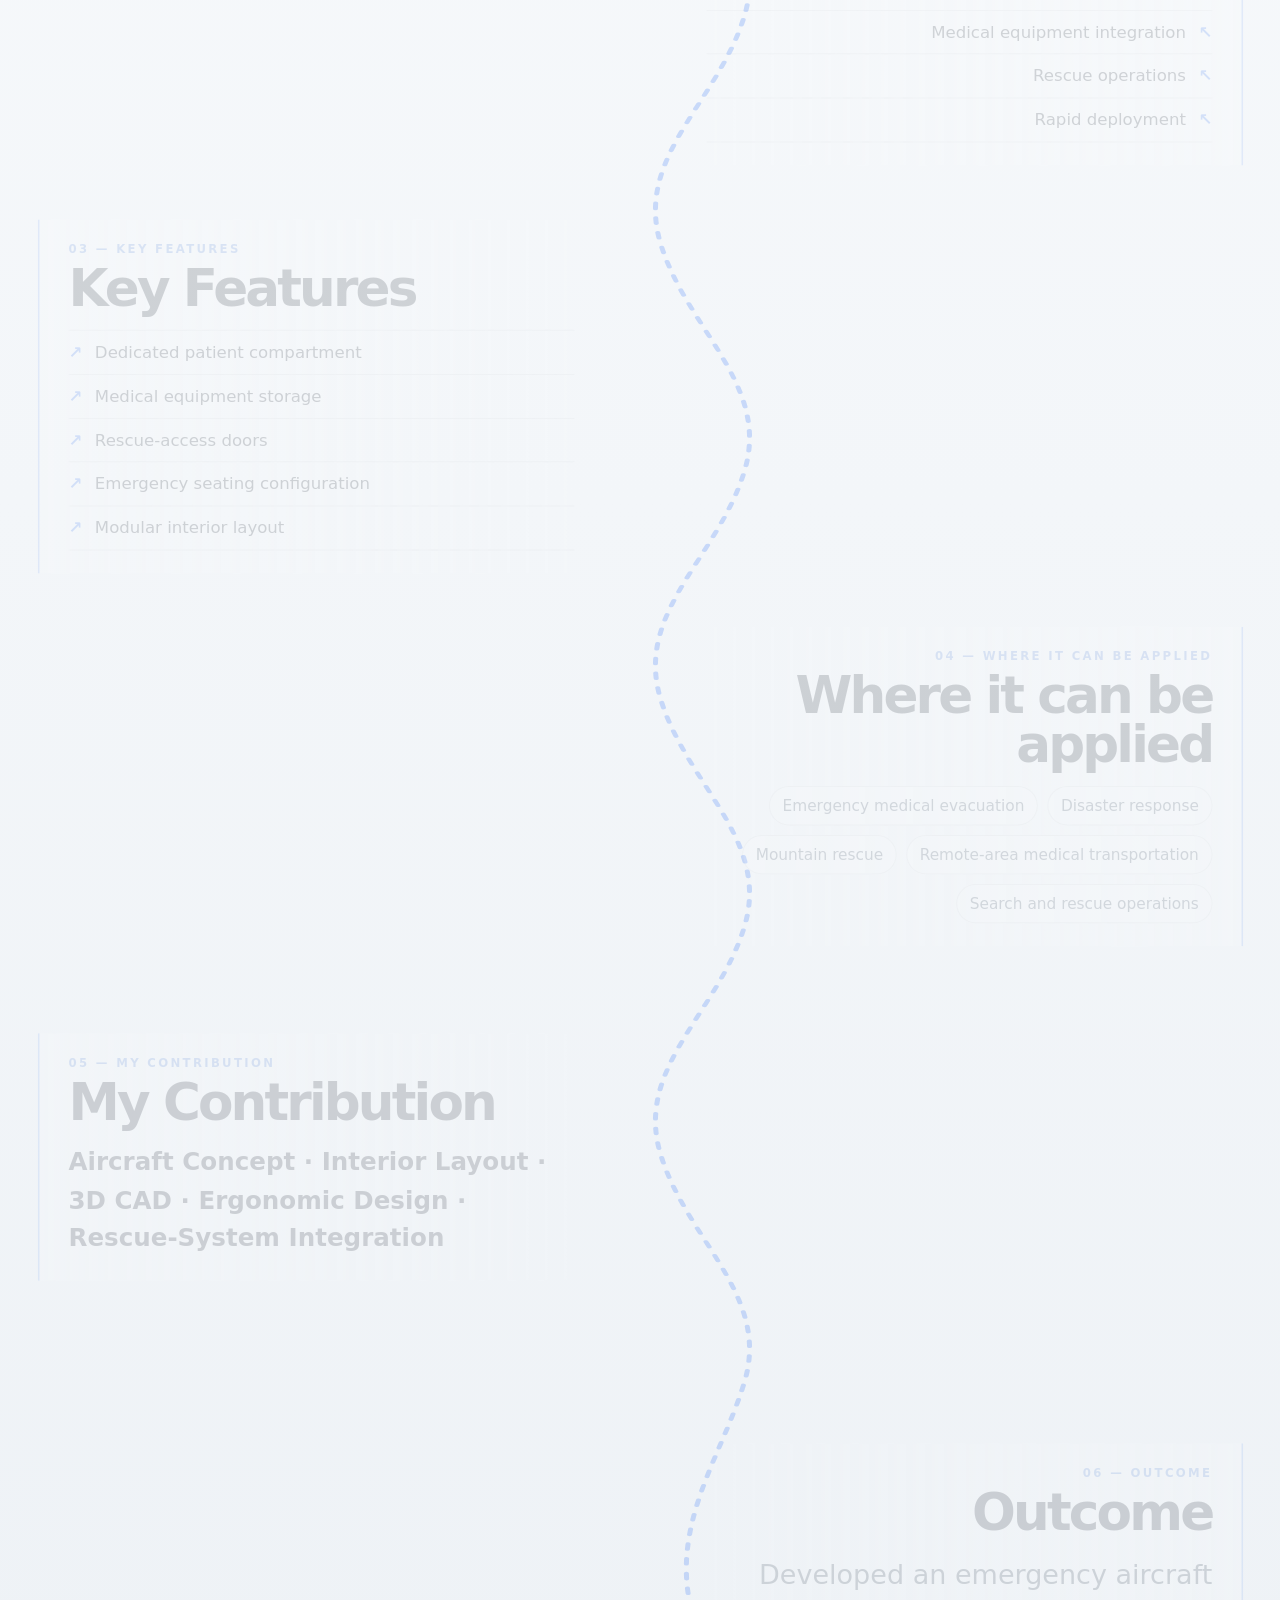
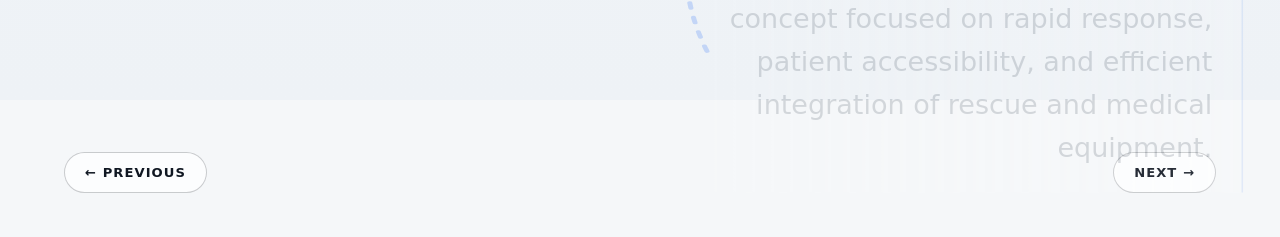
<file: Pradhap/pages/projects/ambulance-and-rescue-aircraft.html>
<!DOCTYPE html><html lang="en"><head><meta charset="UTF-8"><meta name="viewport" content="width=device-width,initial-scale=1.0"><title>Pradhap V — Ambulance & Rescue Aircraft</title><link rel="stylesheet" href="../../css/projects/scroll-story.css"></head><body><main class="project-detail"><a class="back-to-projects" href="../../index.html#projects">← Back to Home</a><section class="hero" style="--hero:url('../../assets/images/ambulance-aircraft.jpg')"><div class="hero-content"><div class="eyebrow">PROJECT / 08</div><h1>Ambulance & Rescue Aircraft</h1><p>An emergency-response aircraft concept designed to transport injured individuals and rescue personnel from difficult-to-access locations. The design combines rapid aerial transportation with an integrated medical and rescue environment.</p></div><div class="scroll-hint">Scroll to fly through the project ↓</div></section><section class="flight-story" aria-label="Project story"><div class="flight-stage"><svg class="flight-path" viewBox="0 0 1280 3900" preserveAspectRatio="none"><path class="path-base" d="M 640 70 C 700 180, 770 280, 745 420 C 720 560, 635 650, 660 790 C 685 930, 770 1020, 745 1160 C 720 1300, 635 1390, 660 1530 C 685 1670, 770 1760, 745 1900 C 720 2040, 635 2130, 660 2270 C 685 2410, 770 2500, 745 2640 C 720 2780, 635 2870, 660 3010 C 685 3150, 770 3240, 745 3380 C 720 3520, 650 3650, 710 3830"/><path class="path-progress" d="M 640 70 C 700 180, 770 280, 745 420 C 720 560, 635 650, 660 790 C 685 930, 770 1020, 745 1160 C 720 1300, 635 1390, 660 1530 C 685 1670, 770 1760, 745 1900 C 720 2040, 635 2130, 660 2270 C 685 2410, 770 2500, 745 2640 C 720 2780, 635 2870, 660 3010 C 685 3150, 770 3240, 745 3380 C 720 3520, 650 3650, 710 3830"/></svg><div class="drone-cursor" aria-hidden="true"><div class="drone-glow"></div><svg viewBox="0 0 240 150" role="img" aria-label="3D UAV"><defs><linearGradient id="uavBody" x1="0" y1="0" x2="1" y2="1"><stop offset="0" stop-color="#f7fbff"/><stop offset=".5" stop-color="#b9c8d8"/><stop offset="1" stop-color="#65778d"/></linearGradient><linearGradient id="uavTop" x1="0" y1="0" x2="0" y2="1"><stop offset="0" stop-color="#ffffff"/><stop offset="1" stop-color="#9eafc2"/></linearGradient><linearGradient id="uavDark" x1="0" y1="0" x2="1" y2="1"><stop offset="0" stop-color="#33465c"/><stop offset="1" stop-color="#101a27"/></linearGradient><linearGradient id="glass" x1="0" y1="0" x2="1" y2="1"><stop offset="0" stop-color="#9fd0ff"/><stop offset=".55" stop-color="#3e78bd"/><stop offset="1" stop-color="#182e49"/></linearGradient><filter id="soft"><feGaussianBlur stdDeviation="2"/></filter></defs><g transform="translate(120 75)"><ellipse class="body-shadow" cx="0" cy="24" rx="63" ry="10" fill="#162333" filter="url(#soft)"/><g class="rotor-blur" fill="none" stroke="#6b7f95" stroke-width="3"><ellipse cx="-72" cy="-33" rx="30" ry="5"/><ellipse cx="72" cy="-33" rx="30" ry="5"/><ellipse cx="-70" cy="35" rx="30" ry="5"/><ellipse cx="70" cy="35" rx="30" ry="5"/></g><g fill="none" stroke="#27384b" stroke-width="7" stroke-linecap="round"><path d="M-35-10 L-78-34"/><path d="M35-10 L78-34"/><path d="M-35 10 L-76 34"/><path d="M35 10 L76 34"/></g><g fill="#1c2a3a" stroke="#8fa0b2" stroke-width="2"><circle cx="-80" cy="-35" r="7"/><circle cx="80" cy="-35" r="7"/><circle cx="-78" cy="35" r="7"/><circle cx="78" cy="35" r="7"/></g><g class="rotor" fill="none" stroke="#2f4053" stroke-width="2" opacity=".9"><ellipse cx="-80" cy="-35" rx="26" ry="4"/><ellipse cx="80" cy="-35" rx="26" ry="4"/><ellipse cx="-78" cy="35" rx="26" ry="4"/><ellipse cx="78" cy="35" rx="26" ry="4"/></g><path d="M-52-4 Q-34-28 0-30 Q34-28 52-4 L39 20 Q0 38-39 20Z" fill="url(#uavBody)" stroke="#26384b" stroke-width="3"/><path d="M-29-15 Q0-31 29-15 L20 7 Q0 18-20 7Z" fill="url(#uavTop)" stroke="#34475a" stroke-width="2"/><path d="M-17-13 Q0-23 17-13 L12 2 Q0 9-12 2Z" fill="url(#glass)" stroke="#23384e" stroke-width="2"/><path d="M-46 4 L-25 14 M46 4 L25 14" stroke="#53677c" stroke-width="4" stroke-linecap="round"/><path d="M-17 20 L-22 31 M17 20 L22 31" stroke="#26384b" stroke-width="4" stroke-linecap="round"/><circle cx="0" cy="20" r="4" fill="#2b6ef3"/><path d="M-7 29 H7" stroke="#172536" stroke-width="3" stroke-linecap="round"/></g></svg></div>
<section class="story-section left"><div class="story-section-inner"><div class="eyebrow">01 — DESIGNED WITH PURPOSE</div><h2>Designed with purpose.</h2><p>An emergency-response aircraft concept designed to transport injured individuals and rescue personnel from difficult-to-access locations. The design combines rapid aerial transportation with an integrated medical and rescue environment.</p></div></section>
<section class="story-section right"><div class="story-section-inner"><div class="eyebrow">02 — DESIGN FOCUS</div><h2>Design Focus</h2><ul class="story-list"><li>Emergency transportation</li><li>Patient accessibility</li><li>Medical equipment integration</li><li>Rescue operations</li><li>Rapid deployment</li></ul></div></section>
<section class="story-section left"><div class="story-section-inner"><div class="eyebrow">03 — KEY FEATURES</div><h2>Key Features</h2><ul class="story-list"><li>Dedicated patient compartment</li><li>Medical equipment storage</li><li>Rescue-access doors</li><li>Emergency seating configuration</li><li>Modular interior layout</li></ul></div></section>
<section class="story-section right"><div class="story-section-inner"><div class="eyebrow">04 — WHERE IT CAN BE APPLIED</div><h2>Where it can be applied</h2><div class="application-list"><span>Emergency medical evacuation</span><span>Disaster response</span><span>Mountain rescue</span><span>Remote-area medical transportation</span><span>Search and rescue operations</span></div></div></section>
<section class="story-section left"><div class="story-section-inner"><div class="eyebrow">05 — MY CONTRIBUTION</div><h2>My Contribution</h2><p class="contribution">Aircraft Concept · Interior Layout · 3D CAD · Ergonomic Design · Rescue-System Integration</p></div></section>
<section class="story-section right"><div class="story-section-inner"><div class="eyebrow">06 — OUTCOME</div><h2>Outcome</h2><p class="outcome">Developed an emergency aircraft concept focused on rapid response, patient accessibility, and efficient integration of rescue and medical equipment.</p></div></section>
</div></section><nav class="project-navigation" aria-label="Project navigation"><a class="project-nav-button previous-project" href="landmine-detection-drone.html"><small>← Previous</small><strong>Previous</strong></a><a class="project-nav-button next-project" href="kamikaze-drone.html"><small>Next →</small><strong>Next</strong></a></nav></main><script src="../../js/projects/scroll-story.js"></script></body></html>
</file>
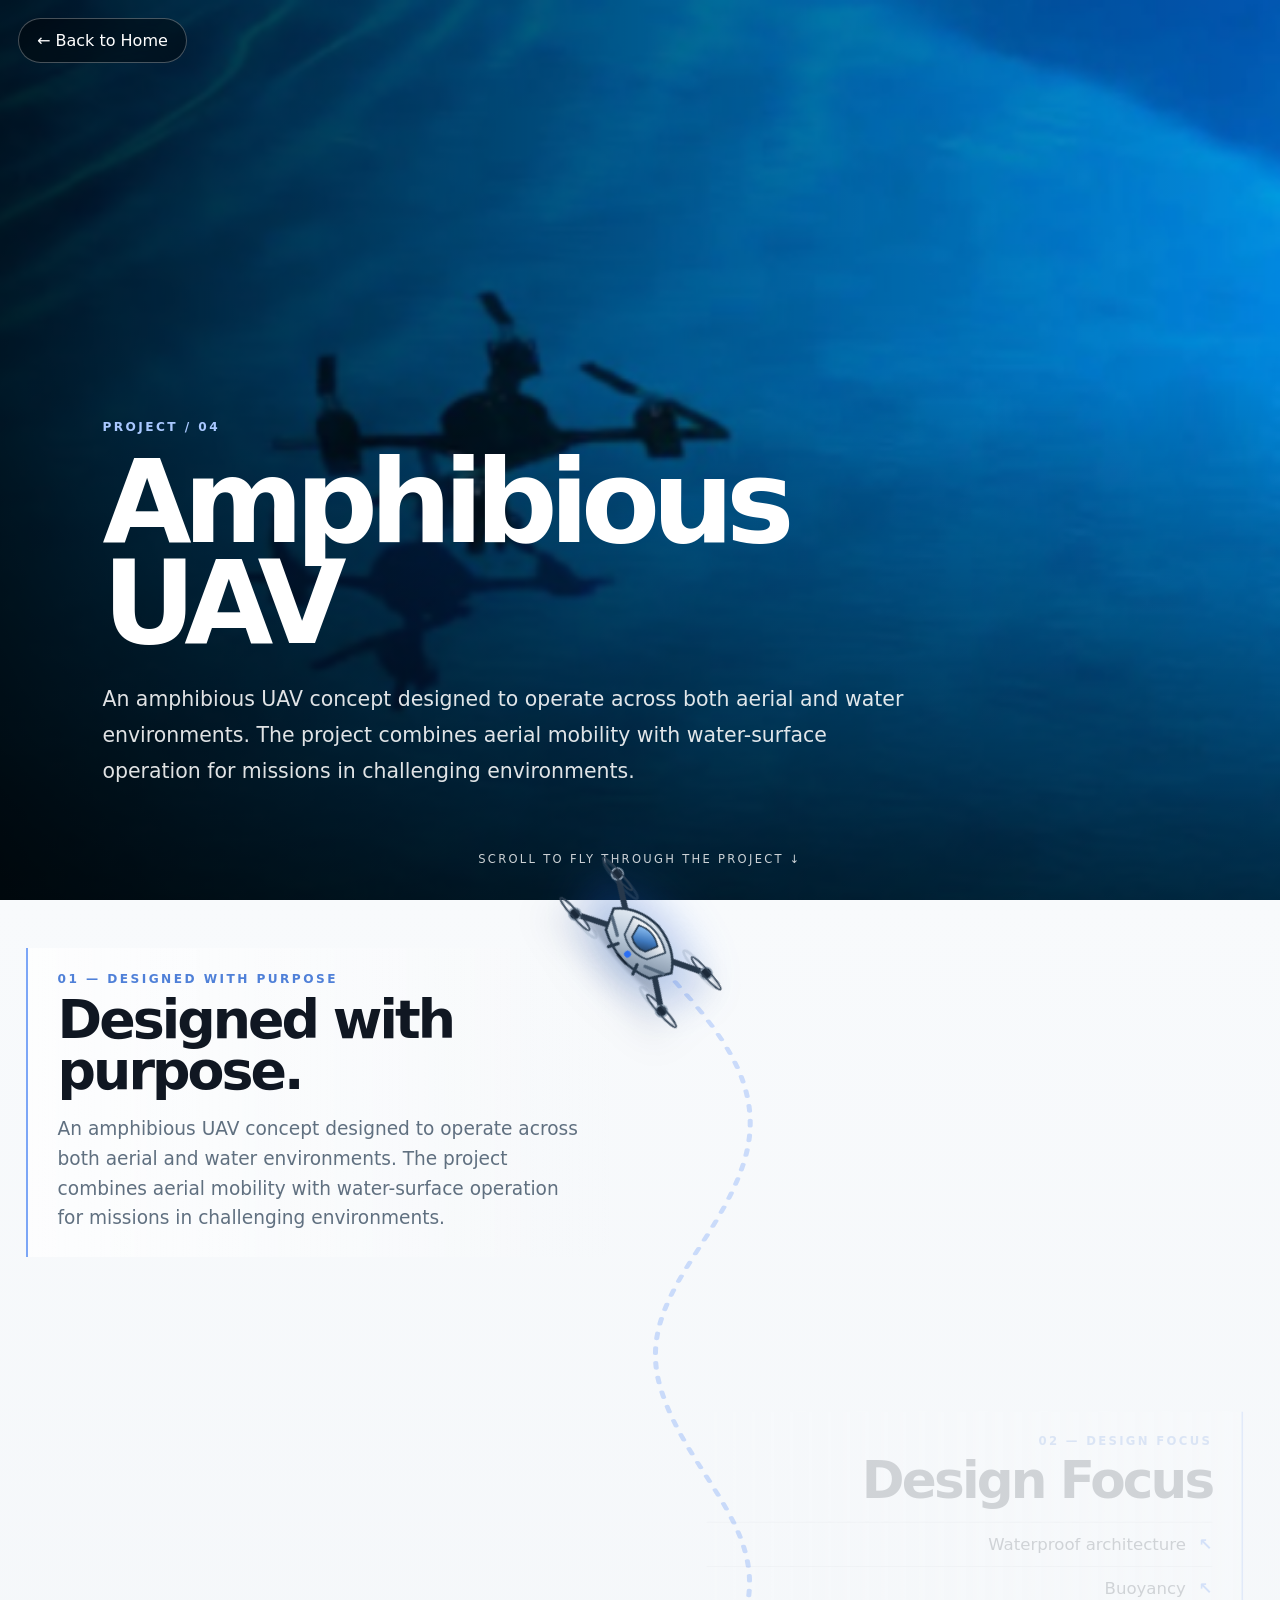
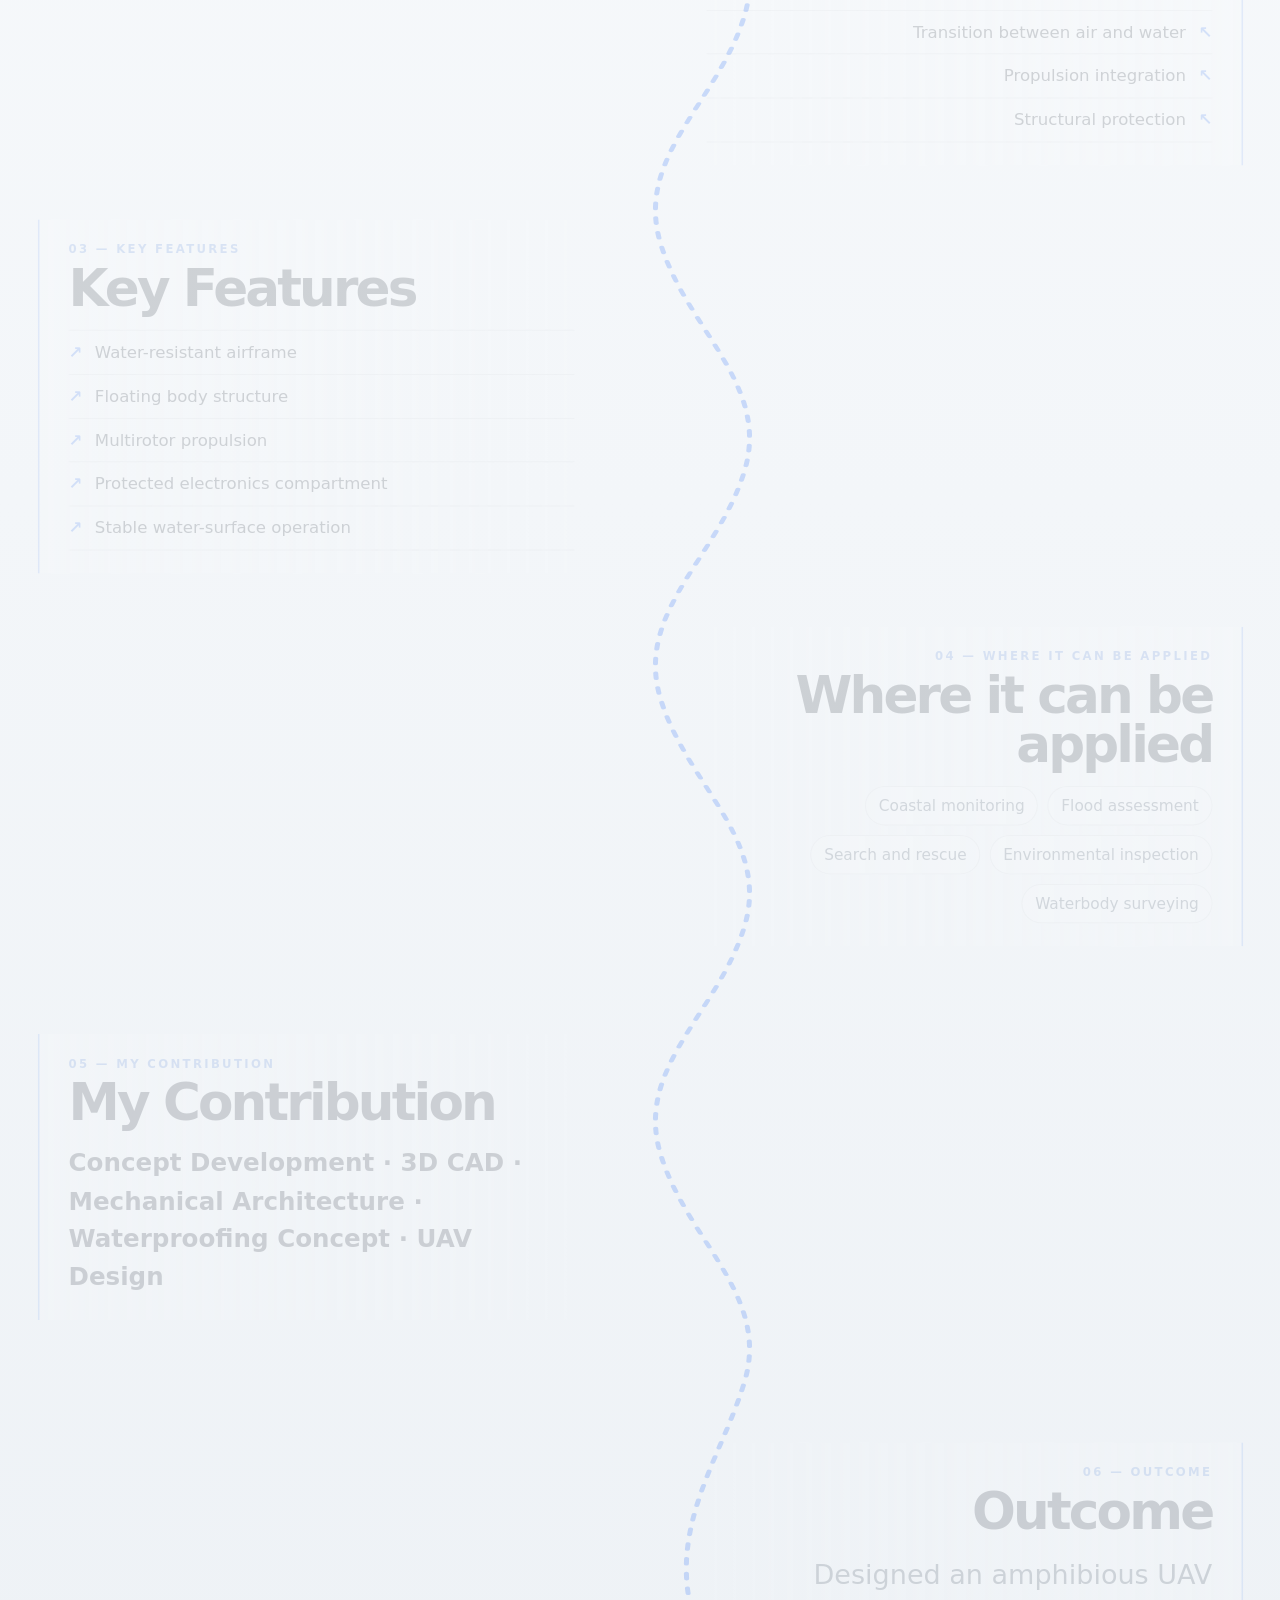
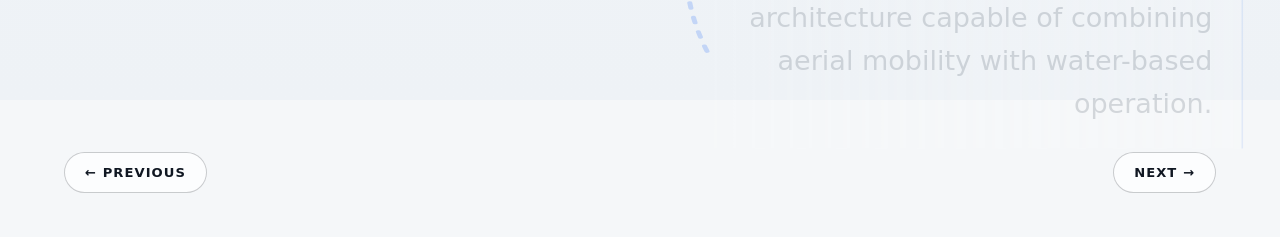
<file: Pradhap/pages/projects/amphibious-uav.html>
<!DOCTYPE html><html lang="en"><head><meta charset="UTF-8"><meta name="viewport" content="width=device-width,initial-scale=1.0"><title>Pradhap V — Amphibious UAV</title><link rel="stylesheet" href="../../css/projects/scroll-story.css"></head><body><main class="project-detail"><a class="back-to-projects" href="../../index.html#projects">← Back to Home</a><section class="hero" style="--hero:url('../../assets/images/amphibious-uav.png')"><div class="hero-content"><div class="eyebrow">PROJECT / 04</div><h1>Amphibious UAV</h1><p>An amphibious UAV concept designed to operate across both aerial and water environments. The project combines aerial mobility with water-surface operation for missions in challenging environments.</p></div><div class="scroll-hint">Scroll to fly through the project ↓</div></section><section class="flight-story" aria-label="Project story"><div class="flight-stage"><svg class="flight-path" viewBox="0 0 1280 3900" preserveAspectRatio="none"><path class="path-base" d="M 640 70 C 700 180, 770 280, 745 420 C 720 560, 635 650, 660 790 C 685 930, 770 1020, 745 1160 C 720 1300, 635 1390, 660 1530 C 685 1670, 770 1760, 745 1900 C 720 2040, 635 2130, 660 2270 C 685 2410, 770 2500, 745 2640 C 720 2780, 635 2870, 660 3010 C 685 3150, 770 3240, 745 3380 C 720 3520, 650 3650, 710 3830"/><path class="path-progress" d="M 640 70 C 700 180, 770 280, 745 420 C 720 560, 635 650, 660 790 C 685 930, 770 1020, 745 1160 C 720 1300, 635 1390, 660 1530 C 685 1670, 770 1760, 745 1900 C 720 2040, 635 2130, 660 2270 C 685 2410, 770 2500, 745 2640 C 720 2780, 635 2870, 660 3010 C 685 3150, 770 3240, 745 3380 C 720 3520, 650 3650, 710 3830"/></svg><div class="drone-cursor" aria-hidden="true"><div class="drone-glow"></div><svg viewBox="0 0 240 150" role="img" aria-label="3D UAV"><defs><linearGradient id="uavBody" x1="0" y1="0" x2="1" y2="1"><stop offset="0" stop-color="#f7fbff"/><stop offset=".5" stop-color="#b9c8d8"/><stop offset="1" stop-color="#65778d"/></linearGradient><linearGradient id="uavTop" x1="0" y1="0" x2="0" y2="1"><stop offset="0" stop-color="#ffffff"/><stop offset="1" stop-color="#9eafc2"/></linearGradient><linearGradient id="uavDark" x1="0" y1="0" x2="1" y2="1"><stop offset="0" stop-color="#33465c"/><stop offset="1" stop-color="#101a27"/></linearGradient><linearGradient id="glass" x1="0" y1="0" x2="1" y2="1"><stop offset="0" stop-color="#9fd0ff"/><stop offset=".55" stop-color="#3e78bd"/><stop offset="1" stop-color="#182e49"/></linearGradient><filter id="soft"><feGaussianBlur stdDeviation="2"/></filter></defs><g transform="translate(120 75)"><ellipse class="body-shadow" cx="0" cy="24" rx="63" ry="10" fill="#162333" filter="url(#soft)"/><g class="rotor-blur" fill="none" stroke="#6b7f95" stroke-width="3"><ellipse cx="-72" cy="-33" rx="30" ry="5"/><ellipse cx="72" cy="-33" rx="30" ry="5"/><ellipse cx="-70" cy="35" rx="30" ry="5"/><ellipse cx="70" cy="35" rx="30" ry="5"/></g><g fill="none" stroke="#27384b" stroke-width="7" stroke-linecap="round"><path d="M-35-10 L-78-34"/><path d="M35-10 L78-34"/><path d="M-35 10 L-76 34"/><path d="M35 10 L76 34"/></g><g fill="#1c2a3a" stroke="#8fa0b2" stroke-width="2"><circle cx="-80" cy="-35" r="7"/><circle cx="80" cy="-35" r="7"/><circle cx="-78" cy="35" r="7"/><circle cx="78" cy="35" r="7"/></g><g class="rotor" fill="none" stroke="#2f4053" stroke-width="2" opacity=".9"><ellipse cx="-80" cy="-35" rx="26" ry="4"/><ellipse cx="80" cy="-35" rx="26" ry="4"/><ellipse cx="-78" cy="35" rx="26" ry="4"/><ellipse cx="78" cy="35" rx="26" ry="4"/></g><path d="M-52-4 Q-34-28 0-30 Q34-28 52-4 L39 20 Q0 38-39 20Z" fill="url(#uavBody)" stroke="#26384b" stroke-width="3"/><path d="M-29-15 Q0-31 29-15 L20 7 Q0 18-20 7Z" fill="url(#uavTop)" stroke="#34475a" stroke-width="2"/><path d="M-17-13 Q0-23 17-13 L12 2 Q0 9-12 2Z" fill="url(#glass)" stroke="#23384e" stroke-width="2"/><path d="M-46 4 L-25 14 M46 4 L25 14" stroke="#53677c" stroke-width="4" stroke-linecap="round"/><path d="M-17 20 L-22 31 M17 20 L22 31" stroke="#26384b" stroke-width="4" stroke-linecap="round"/><circle cx="0" cy="20" r="4" fill="#2b6ef3"/><path d="M-7 29 H7" stroke="#172536" stroke-width="3" stroke-linecap="round"/></g></svg></div>
<section class="story-section left"><div class="story-section-inner"><div class="eyebrow">01 — DESIGNED WITH PURPOSE</div><h2>Designed with purpose.</h2><p>An amphibious UAV concept designed to operate across both aerial and water environments. The project combines aerial mobility with water-surface operation for missions in challenging environments.</p></div></section>
<section class="story-section right"><div class="story-section-inner"><div class="eyebrow">02 — DESIGN FOCUS</div><h2>Design Focus</h2><ul class="story-list"><li>Waterproof architecture</li><li>Buoyancy</li><li>Transition between air and water</li><li>Propulsion integration</li><li>Structural protection</li></ul></div></section>
<section class="story-section left"><div class="story-section-inner"><div class="eyebrow">03 — KEY FEATURES</div><h2>Key Features</h2><ul class="story-list"><li>Water-resistant airframe</li><li>Floating body structure</li><li>Multirotor propulsion</li><li>Protected electronics compartment</li><li>Stable water-surface operation</li></ul></div></section>
<section class="story-section right"><div class="story-section-inner"><div class="eyebrow">04 — WHERE IT CAN BE APPLIED</div><h2>Where it can be applied</h2><div class="application-list"><span>Coastal monitoring</span><span>Flood assessment</span><span>Search and rescue</span><span>Environmental inspection</span><span>Waterbody surveying</span></div></div></section>
<section class="story-section left"><div class="story-section-inner"><div class="eyebrow">05 — MY CONTRIBUTION</div><h2>My Contribution</h2><p class="contribution">Concept Development · 3D CAD · Mechanical Architecture · Waterproofing Concept · UAV Design</p></div></section>
<section class="story-section right"><div class="story-section-inner"><div class="eyebrow">06 — OUTCOME</div><h2>Outcome</h2><p class="outcome">Designed an amphibious UAV architecture capable of combining aerial mobility with water-based operation.</p></div></section>
</div></section><nav class="project-navigation" aria-label="Project navigation"><a class="project-nav-button previous-project" href="logistics-drone.html"><small>← Previous</small><strong>Previous</strong></a><a class="project-nav-button next-project" href="fireball-dropping-drone.html"><small>Next →</small><strong>Next</strong></a></nav></main><script src="../../js/projects/scroll-story.js"></script></body></html>
</file>
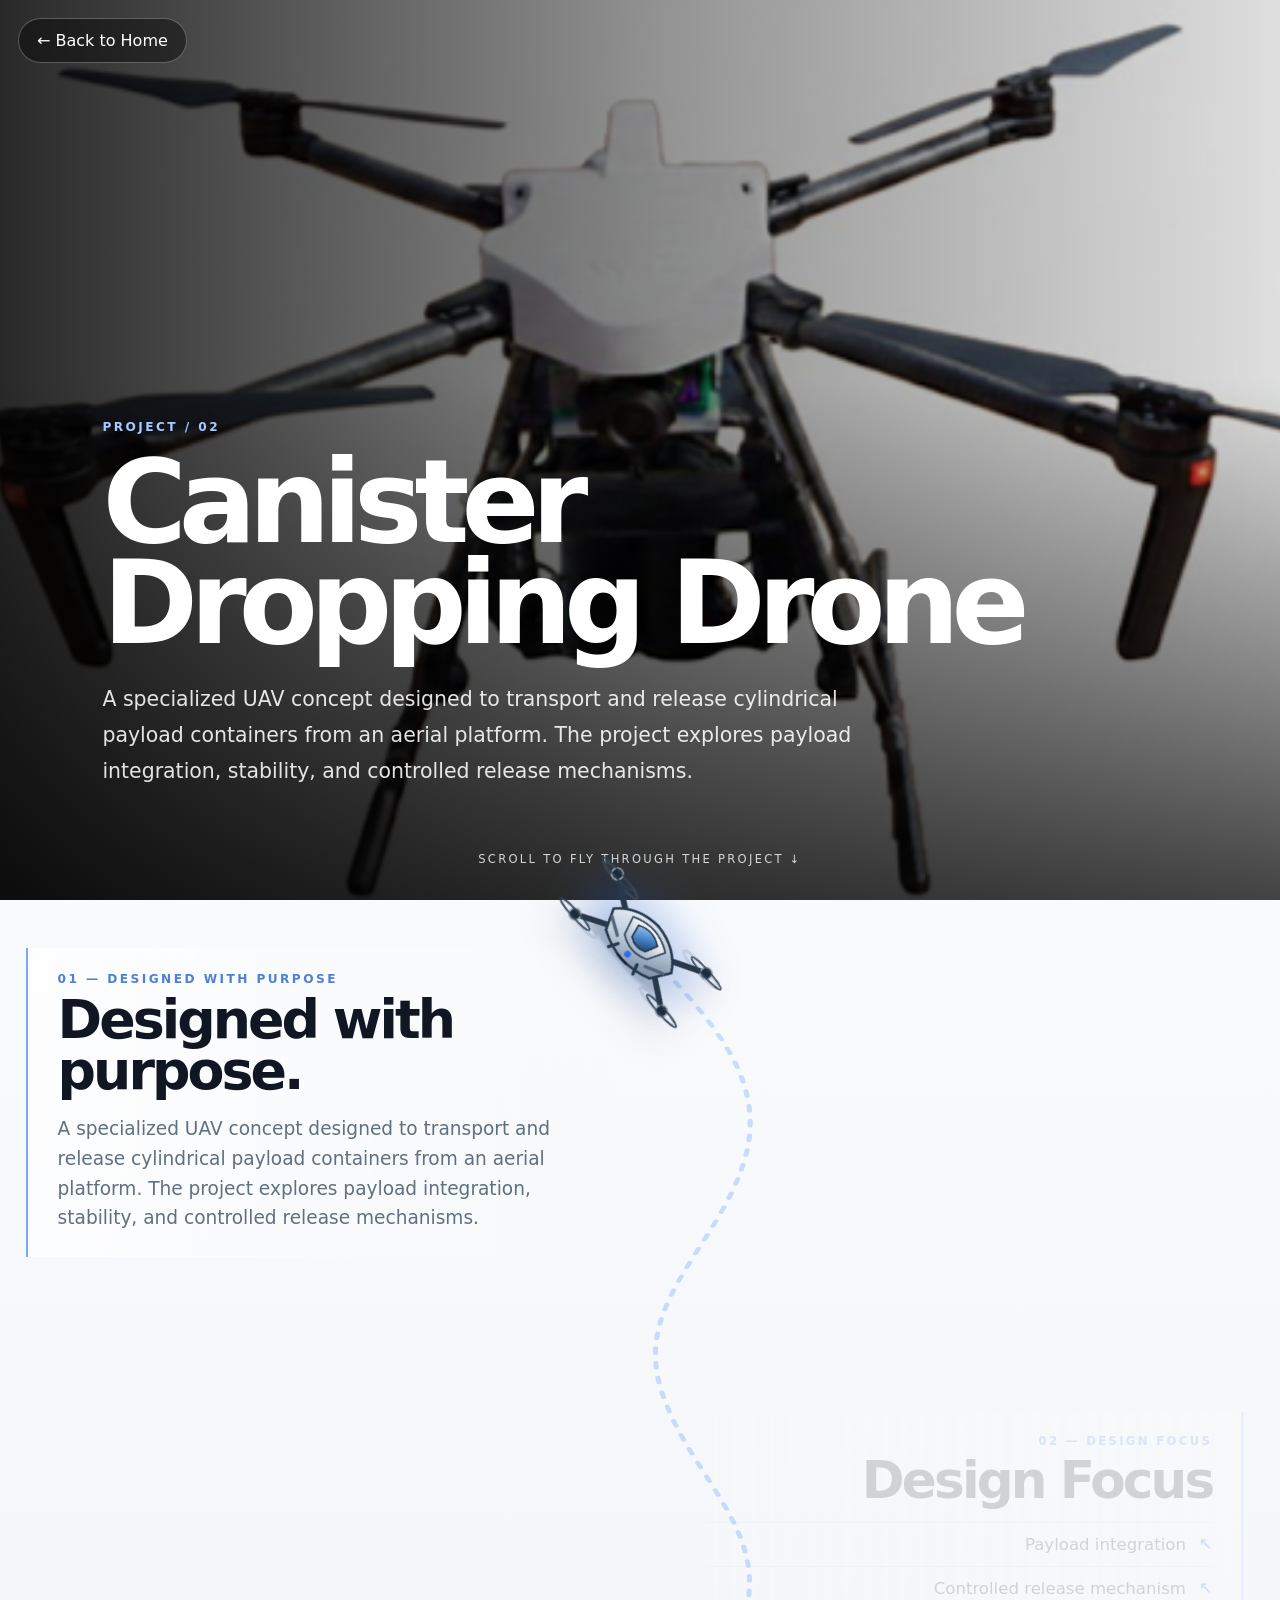
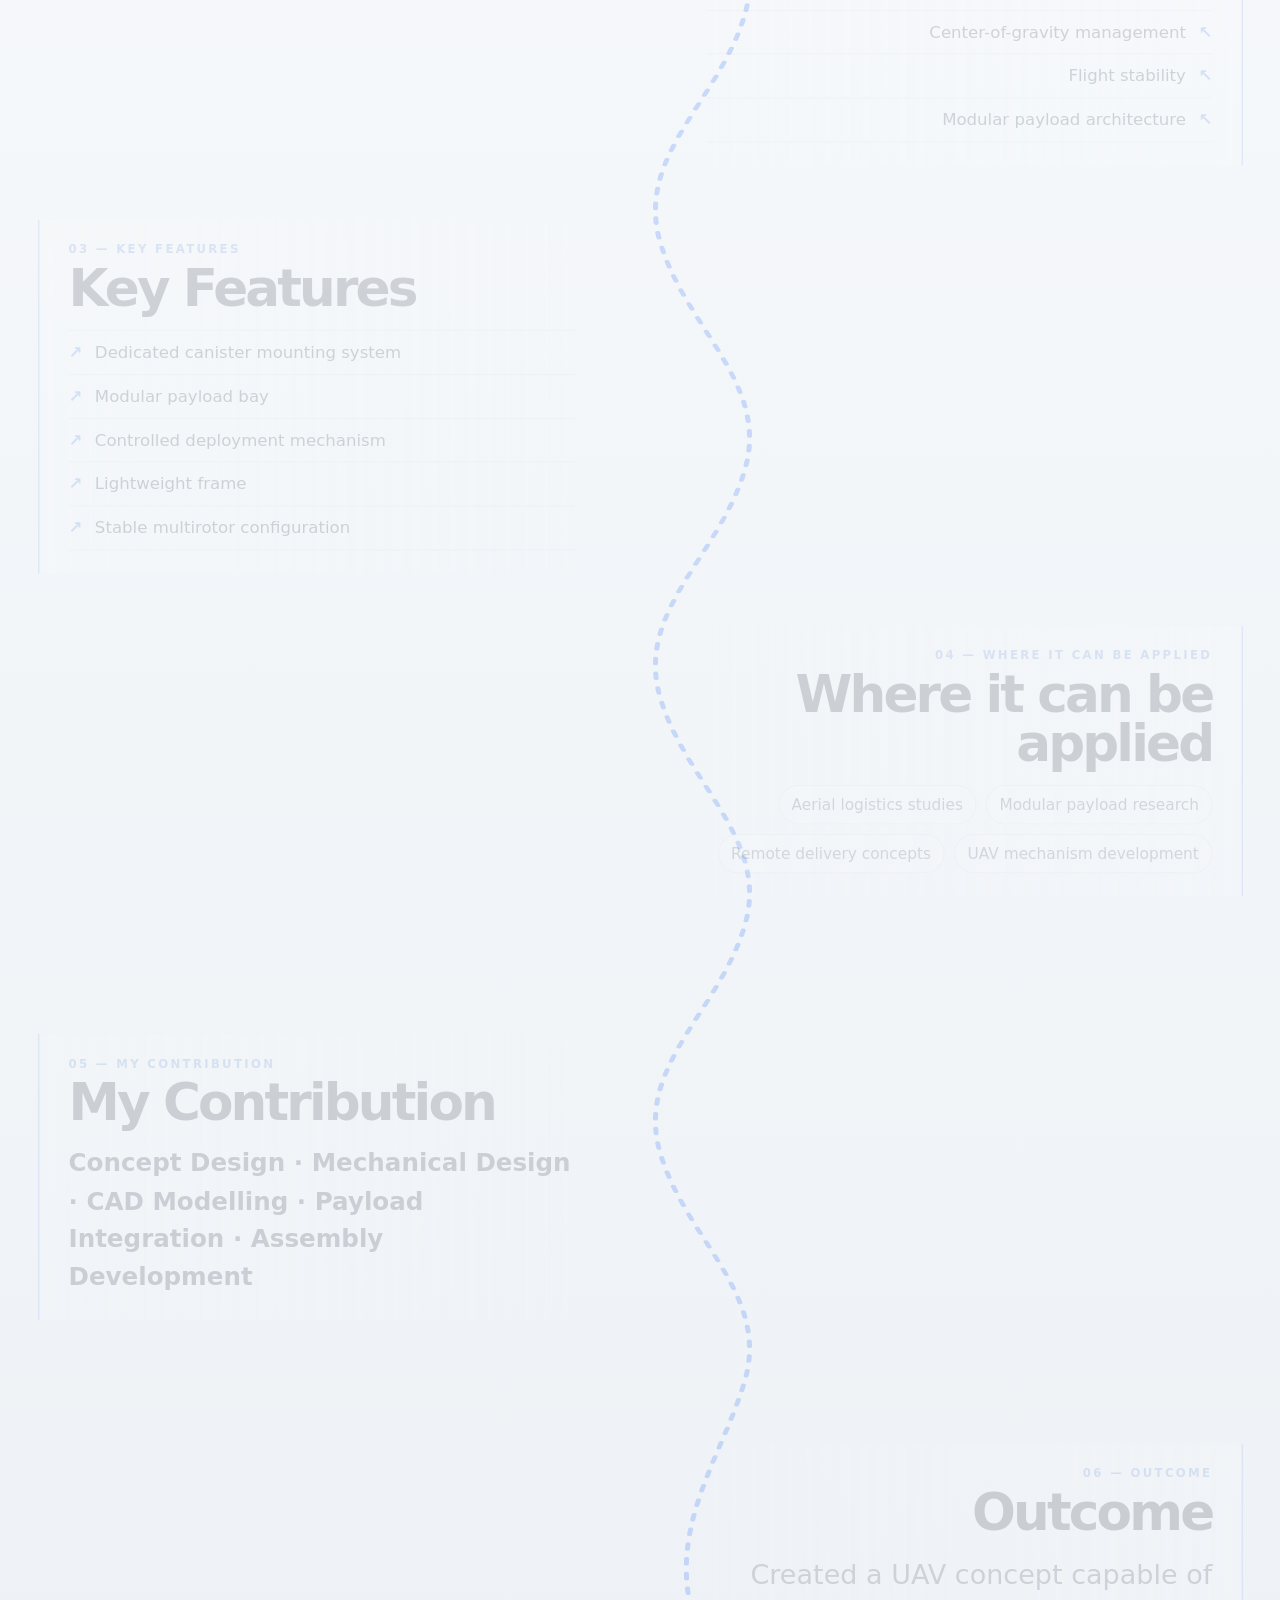
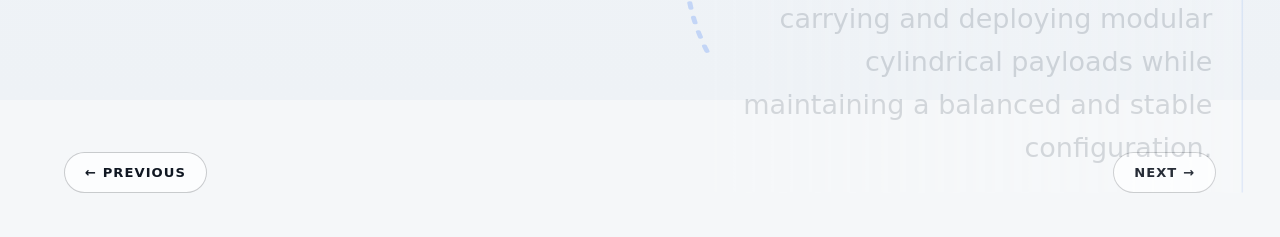
<file: Pradhap/pages/projects/canister-dropping-drone.html>
<!DOCTYPE html><html lang="en"><head><meta charset="UTF-8"><meta name="viewport" content="width=device-width,initial-scale=1.0"><title>Pradhap V — Canister Dropping Drone</title><link rel="stylesheet" href="../../css/projects/scroll-story.css"></head><body><main class="project-detail"><a class="back-to-projects" href="../../index.html#projects">← Back to Home</a><section class="hero" style="--hero:url('../../assets/images/canister-drone.png')"><div class="hero-content"><div class="eyebrow">PROJECT / 02</div><h1>Canister Dropping Drone</h1><p>A specialized UAV concept designed to transport and release cylindrical payload containers from an aerial platform. The project explores payload integration, stability, and controlled release mechanisms.</p></div><div class="scroll-hint">Scroll to fly through the project ↓</div></section><section class="flight-story" aria-label="Project story"><div class="flight-stage"><svg class="flight-path" viewBox="0 0 1280 3900" preserveAspectRatio="none"><path class="path-base" d="M 640 70 C 700 180, 770 280, 745 420 C 720 560, 635 650, 660 790 C 685 930, 770 1020, 745 1160 C 720 1300, 635 1390, 660 1530 C 685 1670, 770 1760, 745 1900 C 720 2040, 635 2130, 660 2270 C 685 2410, 770 2500, 745 2640 C 720 2780, 635 2870, 660 3010 C 685 3150, 770 3240, 745 3380 C 720 3520, 650 3650, 710 3830"/><path class="path-progress" d="M 640 70 C 700 180, 770 280, 745 420 C 720 560, 635 650, 660 790 C 685 930, 770 1020, 745 1160 C 720 1300, 635 1390, 660 1530 C 685 1670, 770 1760, 745 1900 C 720 2040, 635 2130, 660 2270 C 685 2410, 770 2500, 745 2640 C 720 2780, 635 2870, 660 3010 C 685 3150, 770 3240, 745 3380 C 720 3520, 650 3650, 710 3830"/></svg><div class="drone-cursor" aria-hidden="true"><div class="drone-glow"></div><svg viewBox="0 0 240 150" role="img" aria-label="3D UAV"><defs><linearGradient id="uavBody" x1="0" y1="0" x2="1" y2="1"><stop offset="0" stop-color="#f7fbff"/><stop offset=".5" stop-color="#b9c8d8"/><stop offset="1" stop-color="#65778d"/></linearGradient><linearGradient id="uavTop" x1="0" y1="0" x2="0" y2="1"><stop offset="0" stop-color="#ffffff"/><stop offset="1" stop-color="#9eafc2"/></linearGradient><linearGradient id="uavDark" x1="0" y1="0" x2="1" y2="1"><stop offset="0" stop-color="#33465c"/><stop offset="1" stop-color="#101a27"/></linearGradient><linearGradient id="glass" x1="0" y1="0" x2="1" y2="1"><stop offset="0" stop-color="#9fd0ff"/><stop offset=".55" stop-color="#3e78bd"/><stop offset="1" stop-color="#182e49"/></linearGradient><filter id="soft"><feGaussianBlur stdDeviation="2"/></filter></defs><g transform="translate(120 75)"><ellipse class="body-shadow" cx="0" cy="24" rx="63" ry="10" fill="#162333" filter="url(#soft)"/><g class="rotor-blur" fill="none" stroke="#6b7f95" stroke-width="3"><ellipse cx="-72" cy="-33" rx="30" ry="5"/><ellipse cx="72" cy="-33" rx="30" ry="5"/><ellipse cx="-70" cy="35" rx="30" ry="5"/><ellipse cx="70" cy="35" rx="30" ry="5"/></g><g fill="none" stroke="#27384b" stroke-width="7" stroke-linecap="round"><path d="M-35-10 L-78-34"/><path d="M35-10 L78-34"/><path d="M-35 10 L-76 34"/><path d="M35 10 L76 34"/></g><g fill="#1c2a3a" stroke="#8fa0b2" stroke-width="2"><circle cx="-80" cy="-35" r="7"/><circle cx="80" cy="-35" r="7"/><circle cx="-78" cy="35" r="7"/><circle cx="78" cy="35" r="7"/></g><g class="rotor" fill="none" stroke="#2f4053" stroke-width="2" opacity=".9"><ellipse cx="-80" cy="-35" rx="26" ry="4"/><ellipse cx="80" cy="-35" rx="26" ry="4"/><ellipse cx="-78" cy="35" rx="26" ry="4"/><ellipse cx="78" cy="35" rx="26" ry="4"/></g><path d="M-52-4 Q-34-28 0-30 Q34-28 52-4 L39 20 Q0 38-39 20Z" fill="url(#uavBody)" stroke="#26384b" stroke-width="3"/><path d="M-29-15 Q0-31 29-15 L20 7 Q0 18-20 7Z" fill="url(#uavTop)" stroke="#34475a" stroke-width="2"/><path d="M-17-13 Q0-23 17-13 L12 2 Q0 9-12 2Z" fill="url(#glass)" stroke="#23384e" stroke-width="2"/><path d="M-46 4 L-25 14 M46 4 L25 14" stroke="#53677c" stroke-width="4" stroke-linecap="round"/><path d="M-17 20 L-22 31 M17 20 L22 31" stroke="#26384b" stroke-width="4" stroke-linecap="round"/><circle cx="0" cy="20" r="4" fill="#2b6ef3"/><path d="M-7 29 H7" stroke="#172536" stroke-width="3" stroke-linecap="round"/></g></svg></div>
<section class="story-section left"><div class="story-section-inner"><div class="eyebrow">01 — DESIGNED WITH PURPOSE</div><h2>Designed with purpose.</h2><p>A specialized UAV concept designed to transport and release cylindrical payload containers from an aerial platform. The project explores payload integration, stability, and controlled release mechanisms.</p></div></section>
<section class="story-section right"><div class="story-section-inner"><div class="eyebrow">02 — DESIGN FOCUS</div><h2>Design Focus</h2><ul class="story-list"><li>Payload integration</li><li>Controlled release mechanism</li><li>Center-of-gravity management</li><li>Flight stability</li><li>Modular payload architecture</li></ul></div></section>
<section class="story-section left"><div class="story-section-inner"><div class="eyebrow">03 — KEY FEATURES</div><h2>Key Features</h2><ul class="story-list"><li>Dedicated canister mounting system</li><li>Modular payload bay</li><li>Controlled deployment mechanism</li><li>Lightweight frame</li><li>Stable multirotor configuration</li></ul></div></section>
<section class="story-section right"><div class="story-section-inner"><div class="eyebrow">04 — WHERE IT CAN BE APPLIED</div><h2>Where it can be applied</h2><div class="application-list"><span>Aerial logistics studies</span><span>Modular payload research</span><span>Remote delivery concepts</span><span>UAV mechanism development</span></div></div></section>
<section class="story-section left"><div class="story-section-inner"><div class="eyebrow">05 — MY CONTRIBUTION</div><h2>My Contribution</h2><p class="contribution">Concept Design · Mechanical Design · CAD Modelling · Payload Integration · Assembly Development</p></div></section>
<section class="story-section right"><div class="story-section-inner"><div class="eyebrow">06 — OUTCOME</div><h2>Outcome</h2><p class="outcome">Created a UAV concept capable of carrying and deploying modular cylindrical payloads while maintaining a balanced and stable configuration.</p></div></section>
</div></section><nav class="project-navigation" aria-label="Project navigation"><a class="project-nav-button previous-project" href="kamikaze-drone.html"><small>← Previous</small><strong>Previous</strong></a><a class="project-nav-button next-project" href="logistics-drone.html"><small>Next →</small><strong>Next</strong></a></nav></main><script src="../../js/projects/scroll-story.js"></script></body></html>
</file>
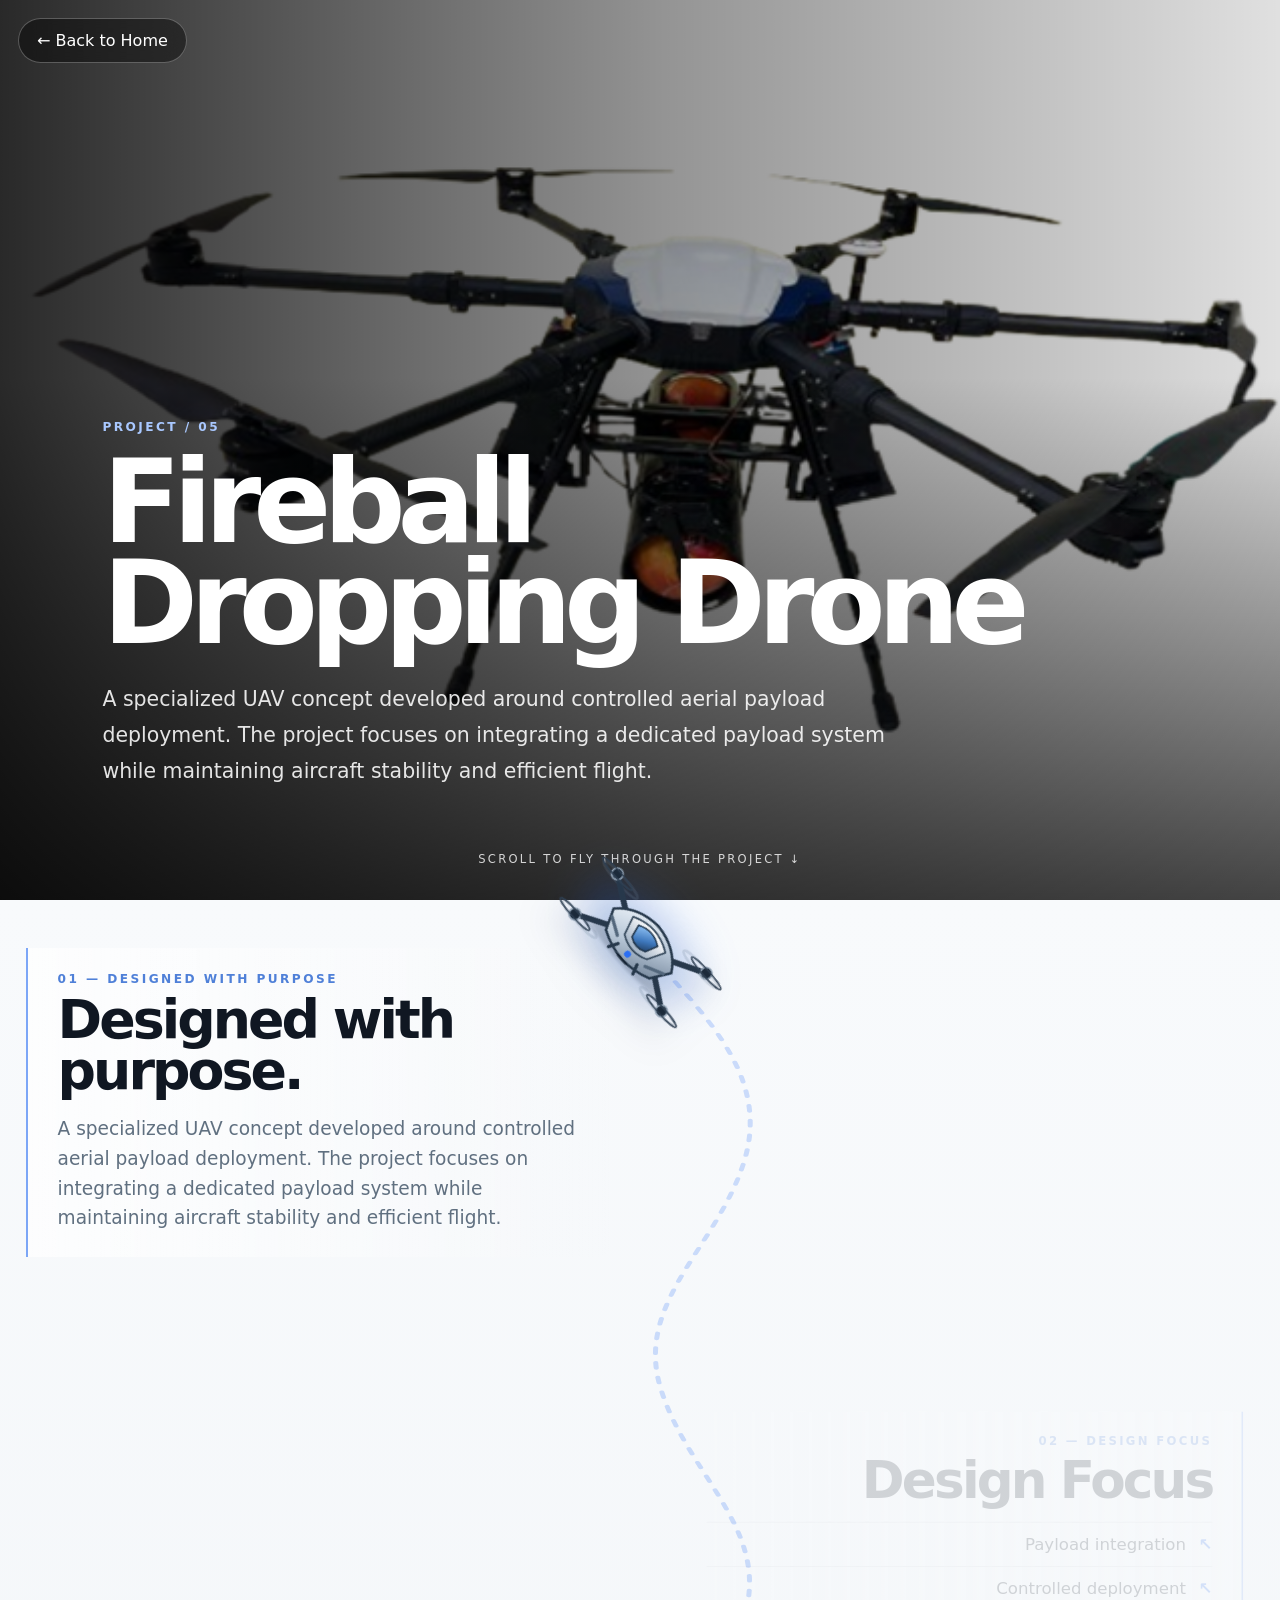
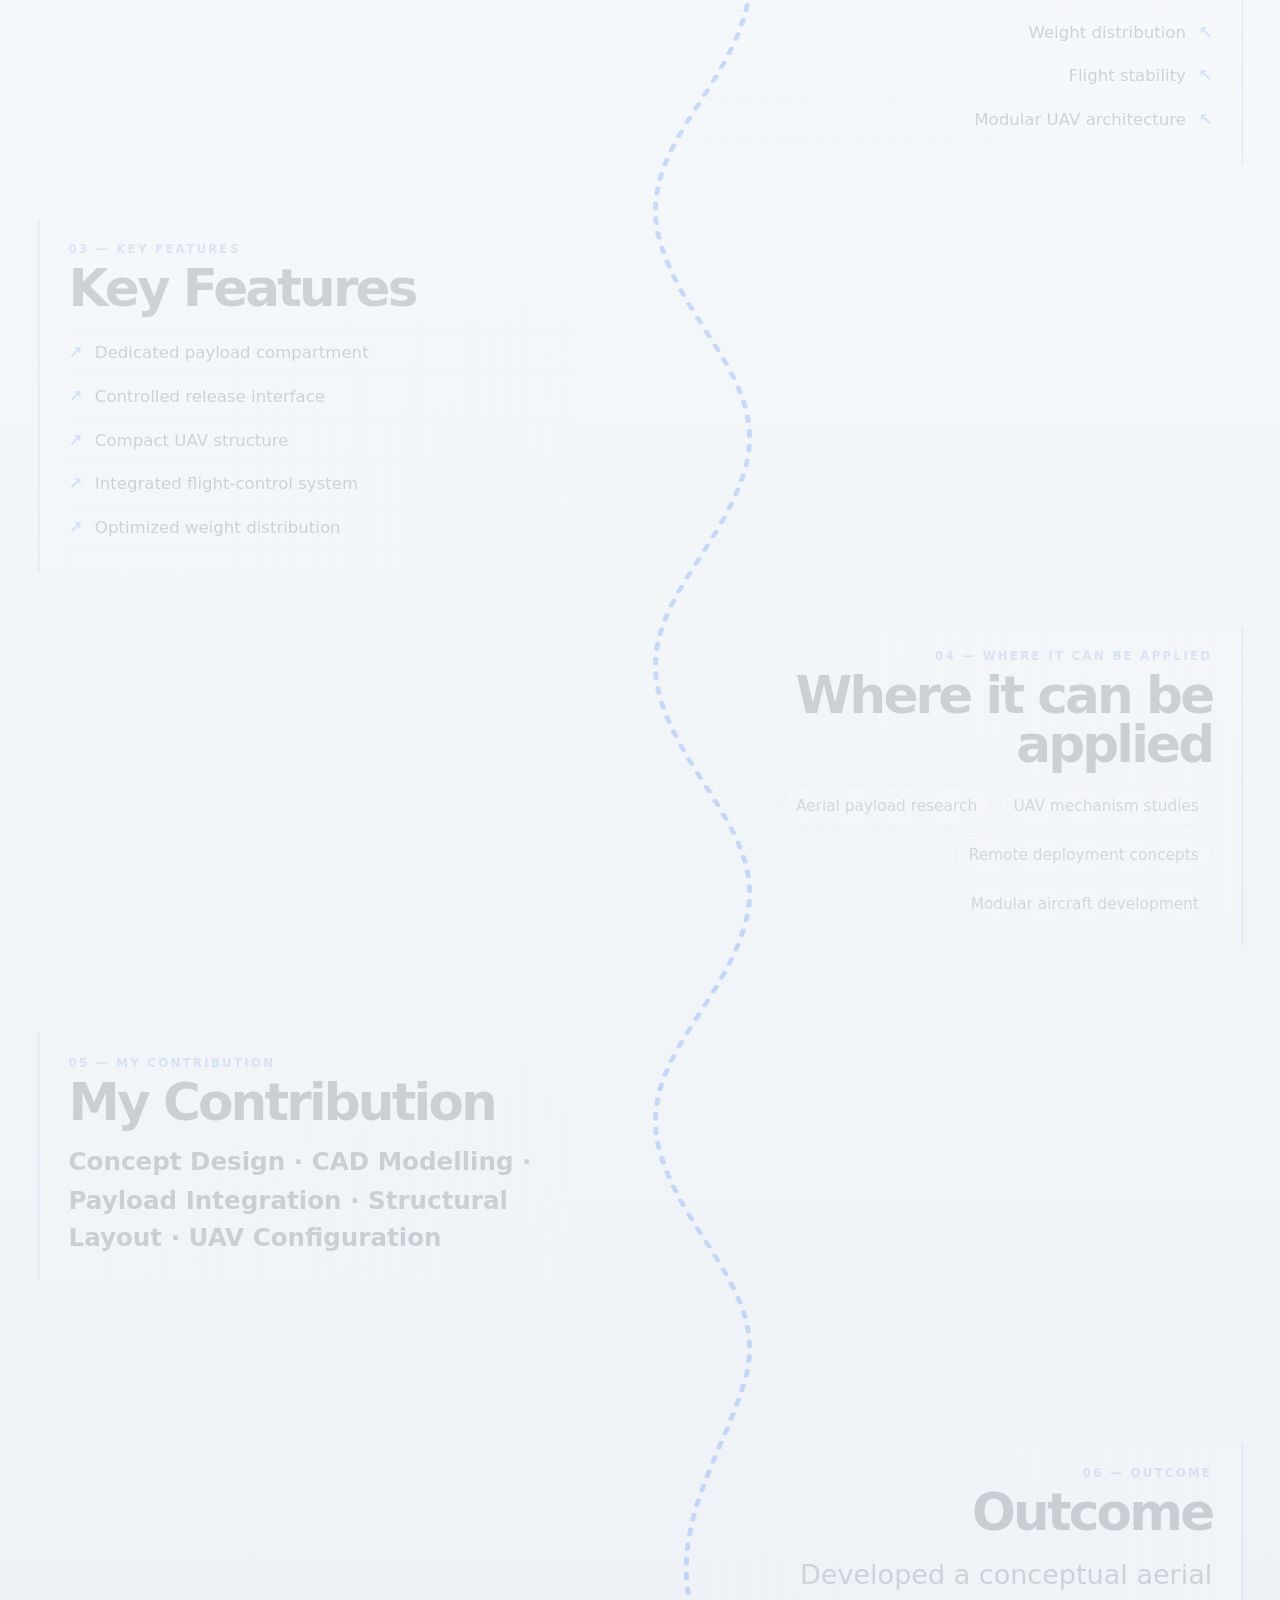
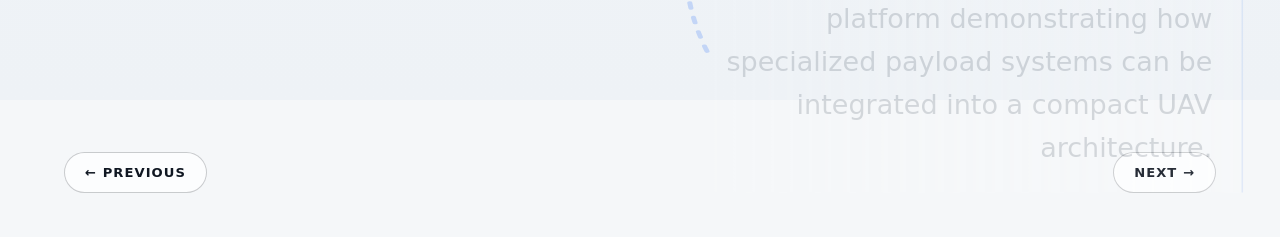
<file: Pradhap/pages/projects/fireball-dropping-drone.html>
<!DOCTYPE html><html lang="en"><head><meta charset="UTF-8"><meta name="viewport" content="width=device-width,initial-scale=1.0"><title>Pradhap V — Fireball Dropping Drone</title><link rel="stylesheet" href="../../css/projects/scroll-story.css"></head><body><main class="project-detail"><a class="back-to-projects" href="../../index.html#projects">← Back to Home</a><section class="hero" style="--hero:url('../../assets/images/fireball-drone.png')"><div class="hero-content"><div class="eyebrow">PROJECT / 05</div><h1>Fireball Dropping Drone</h1><p>A specialized UAV concept developed around controlled aerial payload deployment. The project focuses on integrating a dedicated payload system while maintaining aircraft stability and efficient flight.</p></div><div class="scroll-hint">Scroll to fly through the project ↓</div></section><section class="flight-story" aria-label="Project story"><div class="flight-stage"><svg class="flight-path" viewBox="0 0 1280 3900" preserveAspectRatio="none"><path class="path-base" d="M 640 70 C 700 180, 770 280, 745 420 C 720 560, 635 650, 660 790 C 685 930, 770 1020, 745 1160 C 720 1300, 635 1390, 660 1530 C 685 1670, 770 1760, 745 1900 C 720 2040, 635 2130, 660 2270 C 685 2410, 770 2500, 745 2640 C 720 2780, 635 2870, 660 3010 C 685 3150, 770 3240, 745 3380 C 720 3520, 650 3650, 710 3830"/><path class="path-progress" d="M 640 70 C 700 180, 770 280, 745 420 C 720 560, 635 650, 660 790 C 685 930, 770 1020, 745 1160 C 720 1300, 635 1390, 660 1530 C 685 1670, 770 1760, 745 1900 C 720 2040, 635 2130, 660 2270 C 685 2410, 770 2500, 745 2640 C 720 2780, 635 2870, 660 3010 C 685 3150, 770 3240, 745 3380 C 720 3520, 650 3650, 710 3830"/></svg><div class="drone-cursor" aria-hidden="true"><div class="drone-glow"></div><svg viewBox="0 0 240 150" role="img" aria-label="3D UAV"><defs><linearGradient id="uavBody" x1="0" y1="0" x2="1" y2="1"><stop offset="0" stop-color="#f7fbff"/><stop offset=".5" stop-color="#b9c8d8"/><stop offset="1" stop-color="#65778d"/></linearGradient><linearGradient id="uavTop" x1="0" y1="0" x2="0" y2="1"><stop offset="0" stop-color="#ffffff"/><stop offset="1" stop-color="#9eafc2"/></linearGradient><linearGradient id="uavDark" x1="0" y1="0" x2="1" y2="1"><stop offset="0" stop-color="#33465c"/><stop offset="1" stop-color="#101a27"/></linearGradient><linearGradient id="glass" x1="0" y1="0" x2="1" y2="1"><stop offset="0" stop-color="#9fd0ff"/><stop offset=".55" stop-color="#3e78bd"/><stop offset="1" stop-color="#182e49"/></linearGradient><filter id="soft"><feGaussianBlur stdDeviation="2"/></filter></defs><g transform="translate(120 75)"><ellipse class="body-shadow" cx="0" cy="24" rx="63" ry="10" fill="#162333" filter="url(#soft)"/><g class="rotor-blur" fill="none" stroke="#6b7f95" stroke-width="3"><ellipse cx="-72" cy="-33" rx="30" ry="5"/><ellipse cx="72" cy="-33" rx="30" ry="5"/><ellipse cx="-70" cy="35" rx="30" ry="5"/><ellipse cx="70" cy="35" rx="30" ry="5"/></g><g fill="none" stroke="#27384b" stroke-width="7" stroke-linecap="round"><path d="M-35-10 L-78-34"/><path d="M35-10 L78-34"/><path d="M-35 10 L-76 34"/><path d="M35 10 L76 34"/></g><g fill="#1c2a3a" stroke="#8fa0b2" stroke-width="2"><circle cx="-80" cy="-35" r="7"/><circle cx="80" cy="-35" r="7"/><circle cx="-78" cy="35" r="7"/><circle cx="78" cy="35" r="7"/></g><g class="rotor" fill="none" stroke="#2f4053" stroke-width="2" opacity=".9"><ellipse cx="-80" cy="-35" rx="26" ry="4"/><ellipse cx="80" cy="-35" rx="26" ry="4"/><ellipse cx="-78" cy="35" rx="26" ry="4"/><ellipse cx="78" cy="35" rx="26" ry="4"/></g><path d="M-52-4 Q-34-28 0-30 Q34-28 52-4 L39 20 Q0 38-39 20Z" fill="url(#uavBody)" stroke="#26384b" stroke-width="3"/><path d="M-29-15 Q0-31 29-15 L20 7 Q0 18-20 7Z" fill="url(#uavTop)" stroke="#34475a" stroke-width="2"/><path d="M-17-13 Q0-23 17-13 L12 2 Q0 9-12 2Z" fill="url(#glass)" stroke="#23384e" stroke-width="2"/><path d="M-46 4 L-25 14 M46 4 L25 14" stroke="#53677c" stroke-width="4" stroke-linecap="round"/><path d="M-17 20 L-22 31 M17 20 L22 31" stroke="#26384b" stroke-width="4" stroke-linecap="round"/><circle cx="0" cy="20" r="4" fill="#2b6ef3"/><path d="M-7 29 H7" stroke="#172536" stroke-width="3" stroke-linecap="round"/></g></svg></div>
<section class="story-section left"><div class="story-section-inner"><div class="eyebrow">01 — DESIGNED WITH PURPOSE</div><h2>Designed with purpose.</h2><p>A specialized UAV concept developed around controlled aerial payload deployment. The project focuses on integrating a dedicated payload system while maintaining aircraft stability and efficient flight.</p></div></section>
<section class="story-section right"><div class="story-section-inner"><div class="eyebrow">02 — DESIGN FOCUS</div><h2>Design Focus</h2><ul class="story-list"><li>Payload integration</li><li>Controlled deployment</li><li>Weight distribution</li><li>Flight stability</li><li>Modular UAV architecture</li></ul></div></section>
<section class="story-section left"><div class="story-section-inner"><div class="eyebrow">03 — KEY FEATURES</div><h2>Key Features</h2><ul class="story-list"><li>Dedicated payload compartment</li><li>Controlled release interface</li><li>Compact UAV structure</li><li>Integrated flight-control system</li><li>Optimized weight distribution</li></ul></div></section>
<section class="story-section right"><div class="story-section-inner"><div class="eyebrow">04 — WHERE IT CAN BE APPLIED</div><h2>Where it can be applied</h2><div class="application-list"><span>Aerial payload research</span><span>UAV mechanism studies</span><span>Remote deployment concepts</span><span>Modular aircraft development</span></div></div></section>
<section class="story-section left"><div class="story-section-inner"><div class="eyebrow">05 — MY CONTRIBUTION</div><h2>My Contribution</h2><p class="contribution">Concept Design · CAD Modelling · Payload Integration · Structural Layout · UAV Configuration</p></div></section>
<section class="story-section right"><div class="story-section-inner"><div class="eyebrow">06 — OUTCOME</div><h2>Outcome</h2><p class="outcome">Developed a conceptual aerial platform demonstrating how specialized payload systems can be integrated into a compact UAV architecture.</p></div></section>
</div></section><nav class="project-navigation" aria-label="Project navigation"><a class="project-nav-button previous-project" href="amphibious-uav.html"><small>← Previous</small><strong>Previous</strong></a><a class="project-nav-button next-project" href="surveillance-drone.html"><small>Next →</small><strong>Next</strong></a></nav></main><script src="../../js/projects/scroll-story.js"></script></body></html>
</file>
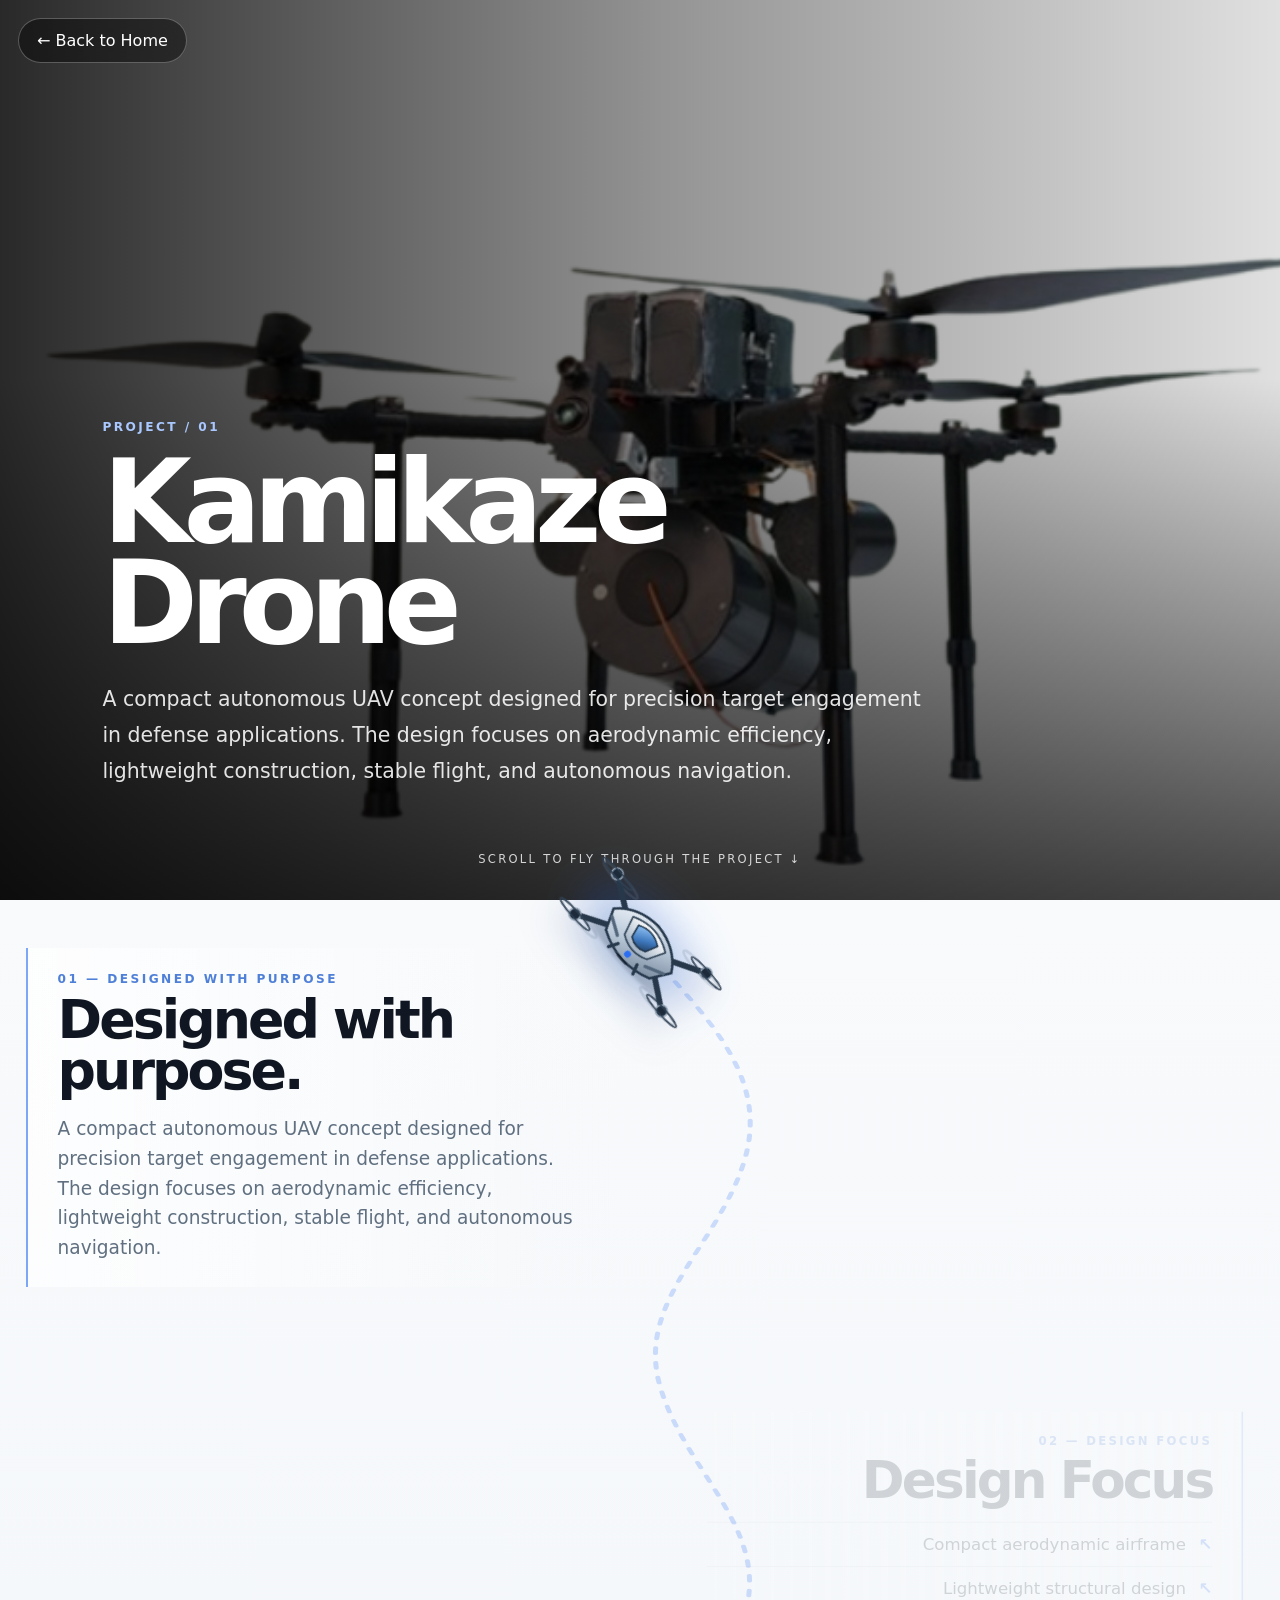
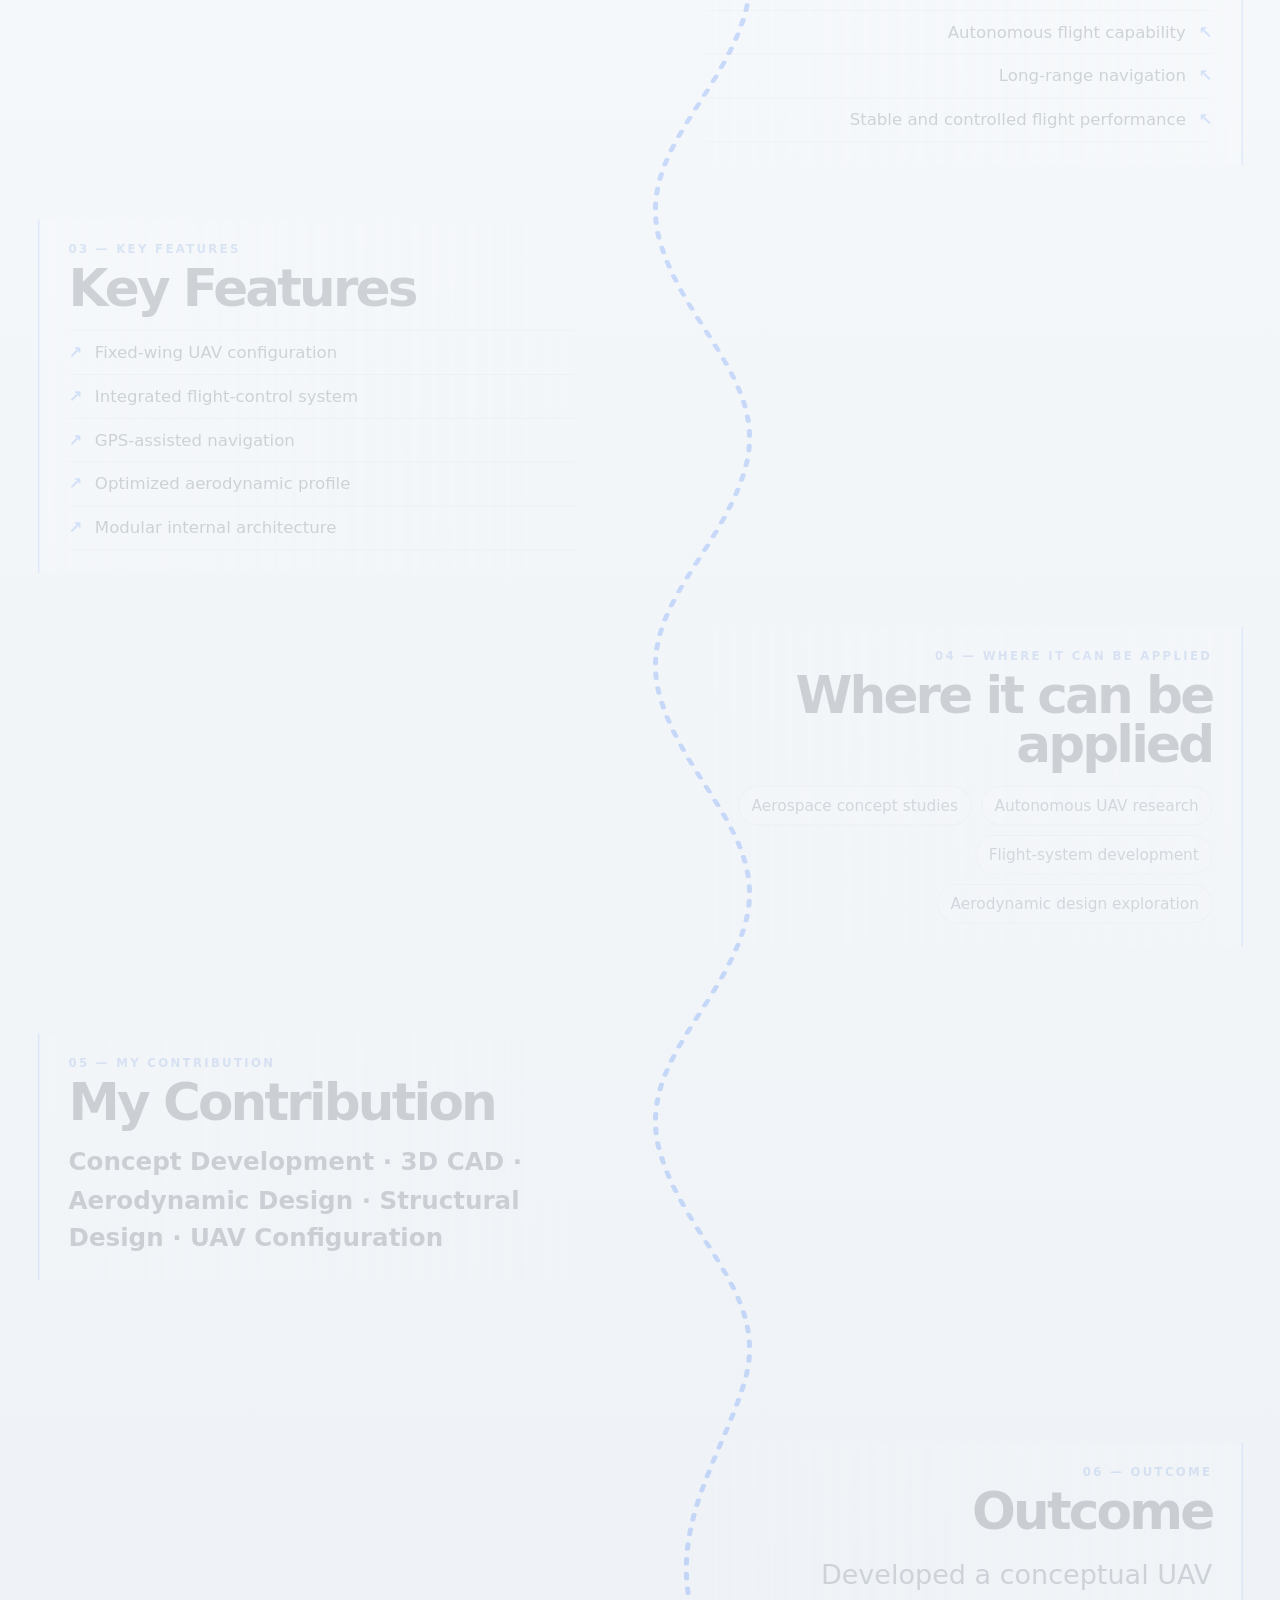
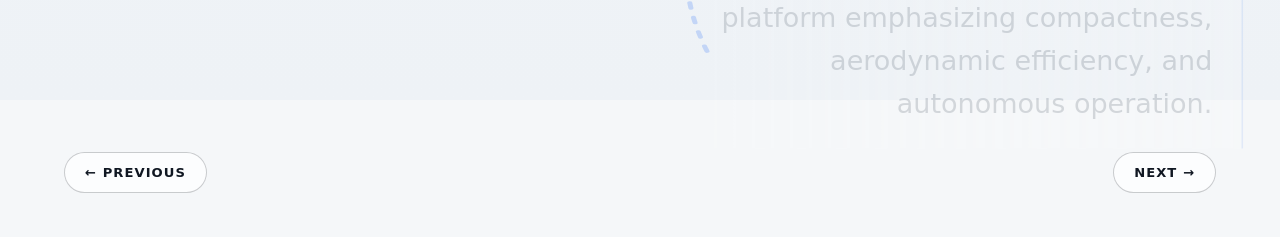
<file: Pradhap/pages/projects/kamikaze-drone.html>
<!DOCTYPE html><html lang="en"><head><meta charset="UTF-8"><meta name="viewport" content="width=device-width,initial-scale=1.0"><title>Pradhap V — Kamikaze Drone</title><link rel="stylesheet" href="../../css/projects/scroll-story.css"></head><body><main class="project-detail"><a class="back-to-projects" href="../../index.html#projects">← Back to Home</a><section class="hero" style="--hero:url('../../assets/images/kamikaze-drone.png')"><div class="hero-content"><div class="eyebrow">PROJECT / 01</div><h1>Kamikaze Drone</h1><p>A compact autonomous UAV concept designed for precision target engagement in defense applications. The design focuses on aerodynamic efficiency, lightweight construction, stable flight, and autonomous navigation.</p></div><div class="scroll-hint">Scroll to fly through the project ↓</div></section><section class="flight-story" aria-label="Project story"><div class="flight-stage"><svg class="flight-path" viewBox="0 0 1280 3900" preserveAspectRatio="none"><path class="path-base" d="M 640 70 C 700 180, 770 280, 745 420 C 720 560, 635 650, 660 790 C 685 930, 770 1020, 745 1160 C 720 1300, 635 1390, 660 1530 C 685 1670, 770 1760, 745 1900 C 720 2040, 635 2130, 660 2270 C 685 2410, 770 2500, 745 2640 C 720 2780, 635 2870, 660 3010 C 685 3150, 770 3240, 745 3380 C 720 3520, 650 3650, 710 3830"/><path class="path-progress" d="M 640 70 C 700 180, 770 280, 745 420 C 720 560, 635 650, 660 790 C 685 930, 770 1020, 745 1160 C 720 1300, 635 1390, 660 1530 C 685 1670, 770 1760, 745 1900 C 720 2040, 635 2130, 660 2270 C 685 2410, 770 2500, 745 2640 C 720 2780, 635 2870, 660 3010 C 685 3150, 770 3240, 745 3380 C 720 3520, 650 3650, 710 3830"/></svg><div class="drone-cursor" aria-hidden="true"><div class="drone-glow"></div><svg viewBox="0 0 240 150" role="img" aria-label="3D UAV"><defs><linearGradient id="uavBody" x1="0" y1="0" x2="1" y2="1"><stop offset="0" stop-color="#f7fbff"/><stop offset=".5" stop-color="#b9c8d8"/><stop offset="1" stop-color="#65778d"/></linearGradient><linearGradient id="uavTop" x1="0" y1="0" x2="0" y2="1"><stop offset="0" stop-color="#ffffff"/><stop offset="1" stop-color="#9eafc2"/></linearGradient><linearGradient id="uavDark" x1="0" y1="0" x2="1" y2="1"><stop offset="0" stop-color="#33465c"/><stop offset="1" stop-color="#101a27"/></linearGradient><linearGradient id="glass" x1="0" y1="0" x2="1" y2="1"><stop offset="0" stop-color="#9fd0ff"/><stop offset=".55" stop-color="#3e78bd"/><stop offset="1" stop-color="#182e49"/></linearGradient><filter id="soft"><feGaussianBlur stdDeviation="2"/></filter></defs><g transform="translate(120 75)"><ellipse class="body-shadow" cx="0" cy="24" rx="63" ry="10" fill="#162333" filter="url(#soft)"/><g class="rotor-blur" fill="none" stroke="#6b7f95" stroke-width="3"><ellipse cx="-72" cy="-33" rx="30" ry="5"/><ellipse cx="72" cy="-33" rx="30" ry="5"/><ellipse cx="-70" cy="35" rx="30" ry="5"/><ellipse cx="70" cy="35" rx="30" ry="5"/></g><g fill="none" stroke="#27384b" stroke-width="7" stroke-linecap="round"><path d="M-35-10 L-78-34"/><path d="M35-10 L78-34"/><path d="M-35 10 L-76 34"/><path d="M35 10 L76 34"/></g><g fill="#1c2a3a" stroke="#8fa0b2" stroke-width="2"><circle cx="-80" cy="-35" r="7"/><circle cx="80" cy="-35" r="7"/><circle cx="-78" cy="35" r="7"/><circle cx="78" cy="35" r="7"/></g><g class="rotor" fill="none" stroke="#2f4053" stroke-width="2" opacity=".9"><ellipse cx="-80" cy="-35" rx="26" ry="4"/><ellipse cx="80" cy="-35" rx="26" ry="4"/><ellipse cx="-78" cy="35" rx="26" ry="4"/><ellipse cx="78" cy="35" rx="26" ry="4"/></g><path d="M-52-4 Q-34-28 0-30 Q34-28 52-4 L39 20 Q0 38-39 20Z" fill="url(#uavBody)" stroke="#26384b" stroke-width="3"/><path d="M-29-15 Q0-31 29-15 L20 7 Q0 18-20 7Z" fill="url(#uavTop)" stroke="#34475a" stroke-width="2"/><path d="M-17-13 Q0-23 17-13 L12 2 Q0 9-12 2Z" fill="url(#glass)" stroke="#23384e" stroke-width="2"/><path d="M-46 4 L-25 14 M46 4 L25 14" stroke="#53677c" stroke-width="4" stroke-linecap="round"/><path d="M-17 20 L-22 31 M17 20 L22 31" stroke="#26384b" stroke-width="4" stroke-linecap="round"/><circle cx="0" cy="20" r="4" fill="#2b6ef3"/><path d="M-7 29 H7" stroke="#172536" stroke-width="3" stroke-linecap="round"/></g></svg></div>
<section class="story-section left"><div class="story-section-inner"><div class="eyebrow">01 — DESIGNED WITH PURPOSE</div><h2>Designed with purpose.</h2><p>A compact autonomous UAV concept designed for precision target engagement in defense applications. The design focuses on aerodynamic efficiency, lightweight construction, stable flight, and autonomous navigation.</p></div></section>
<section class="story-section right"><div class="story-section-inner"><div class="eyebrow">02 — DESIGN FOCUS</div><h2>Design Focus</h2><ul class="story-list"><li>Compact aerodynamic airframe</li><li>Lightweight structural design</li><li>Autonomous flight capability</li><li>Long-range navigation</li><li>Stable and controlled flight performance</li></ul></div></section>
<section class="story-section left"><div class="story-section-inner"><div class="eyebrow">03 — KEY FEATURES</div><h2>Key Features</h2><ul class="story-list"><li>Fixed-wing UAV configuration</li><li>Integrated flight-control system</li><li>GPS-assisted navigation</li><li>Optimized aerodynamic profile</li><li>Modular internal architecture</li></ul></div></section>
<section class="story-section right"><div class="story-section-inner"><div class="eyebrow">04 — WHERE IT CAN BE APPLIED</div><h2>Where it can be applied</h2><div class="application-list"><span>Aerospace concept studies</span><span>Autonomous UAV research</span><span>Flight-system development</span><span>Aerodynamic design exploration</span></div></div></section>
<section class="story-section left"><div class="story-section-inner"><div class="eyebrow">05 — MY CONTRIBUTION</div><h2>My Contribution</h2><p class="contribution">Concept Development · 3D CAD · Aerodynamic Design · Structural Design · UAV Configuration</p></div></section>
<section class="story-section right"><div class="story-section-inner"><div class="eyebrow">06 — OUTCOME</div><h2>Outcome</h2><p class="outcome">Developed a conceptual UAV platform emphasizing compactness, aerodynamic efficiency, and autonomous operation.</p></div></section>
</div></section><nav class="project-navigation" aria-label="Project navigation"><a class="project-nav-button previous-project" href="ambulance-and-rescue-aircraft.html"><small>← Previous</small><strong>Previous</strong></a><a class="project-nav-button next-project" href="canister-dropping-drone.html"><small>Next →</small><strong>Next</strong></a></nav></main><script src="../../js/projects/scroll-story.js"></script></body></html>
</file>
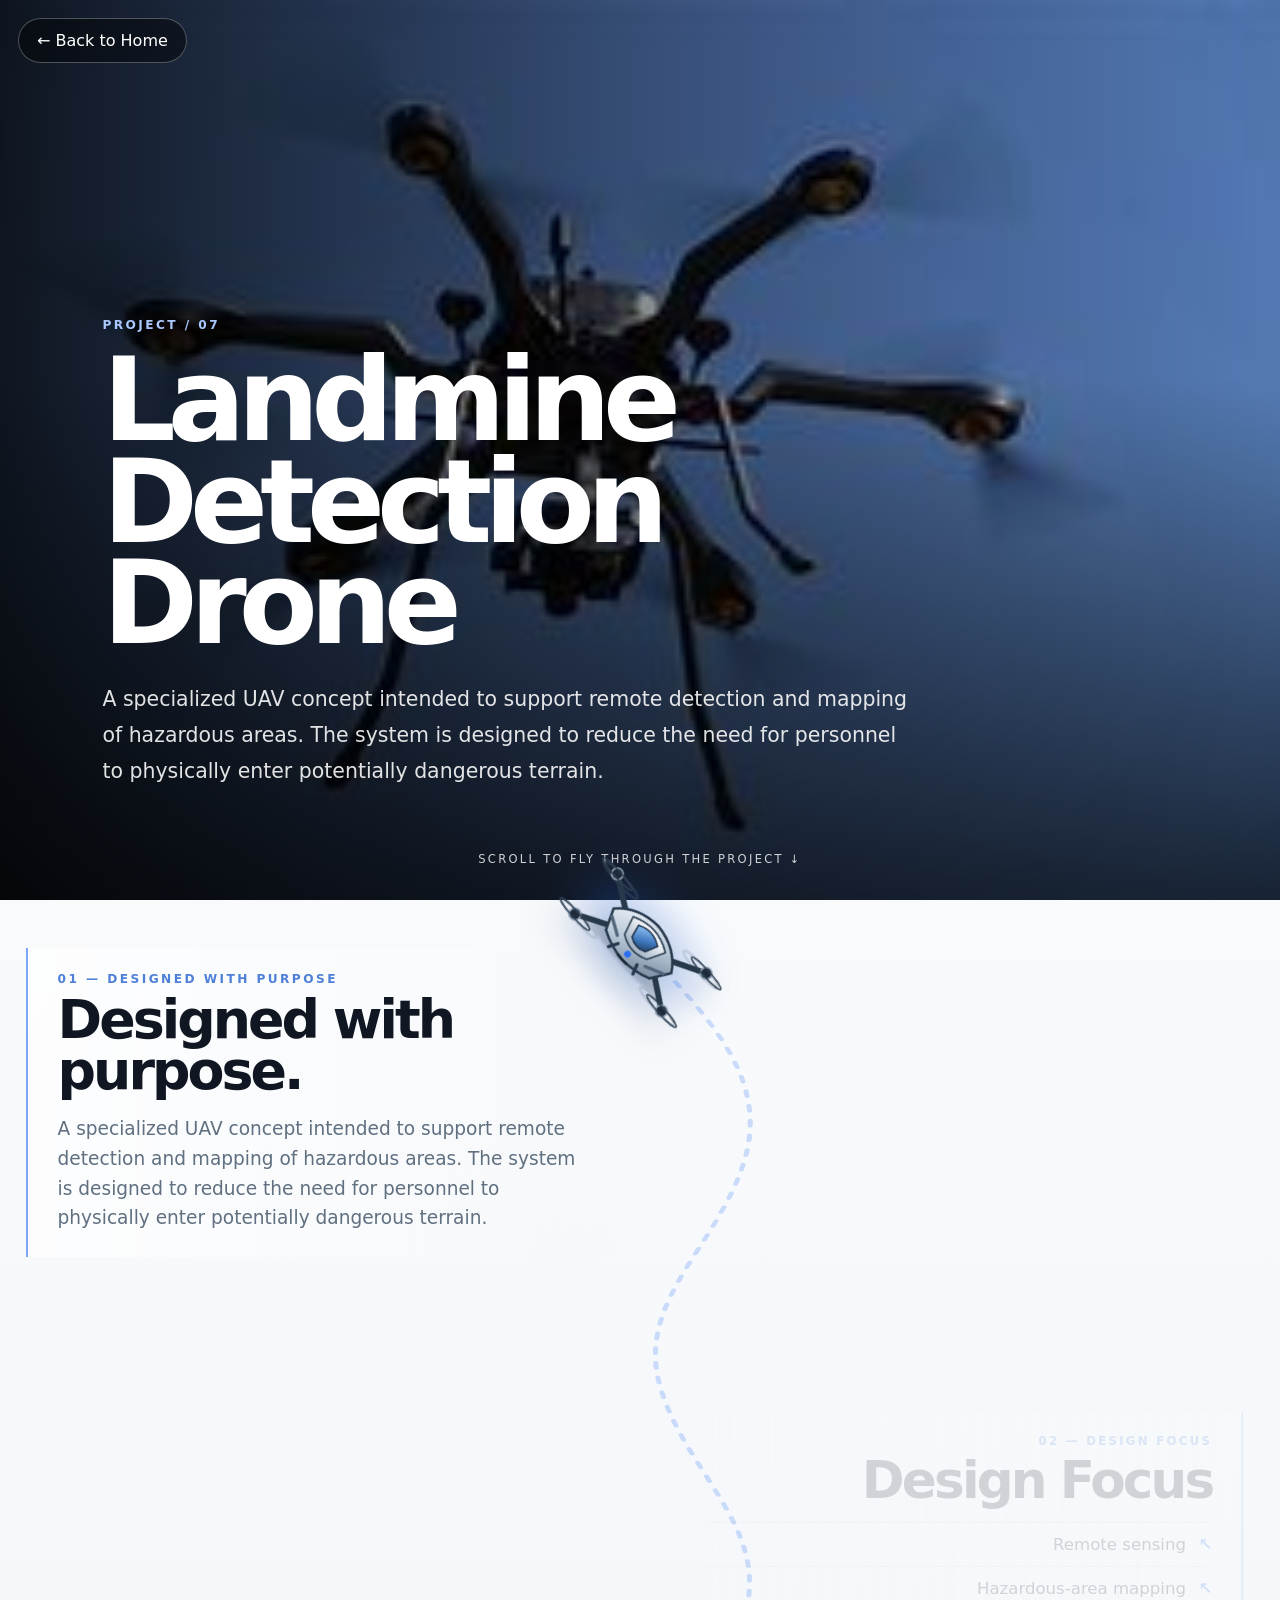
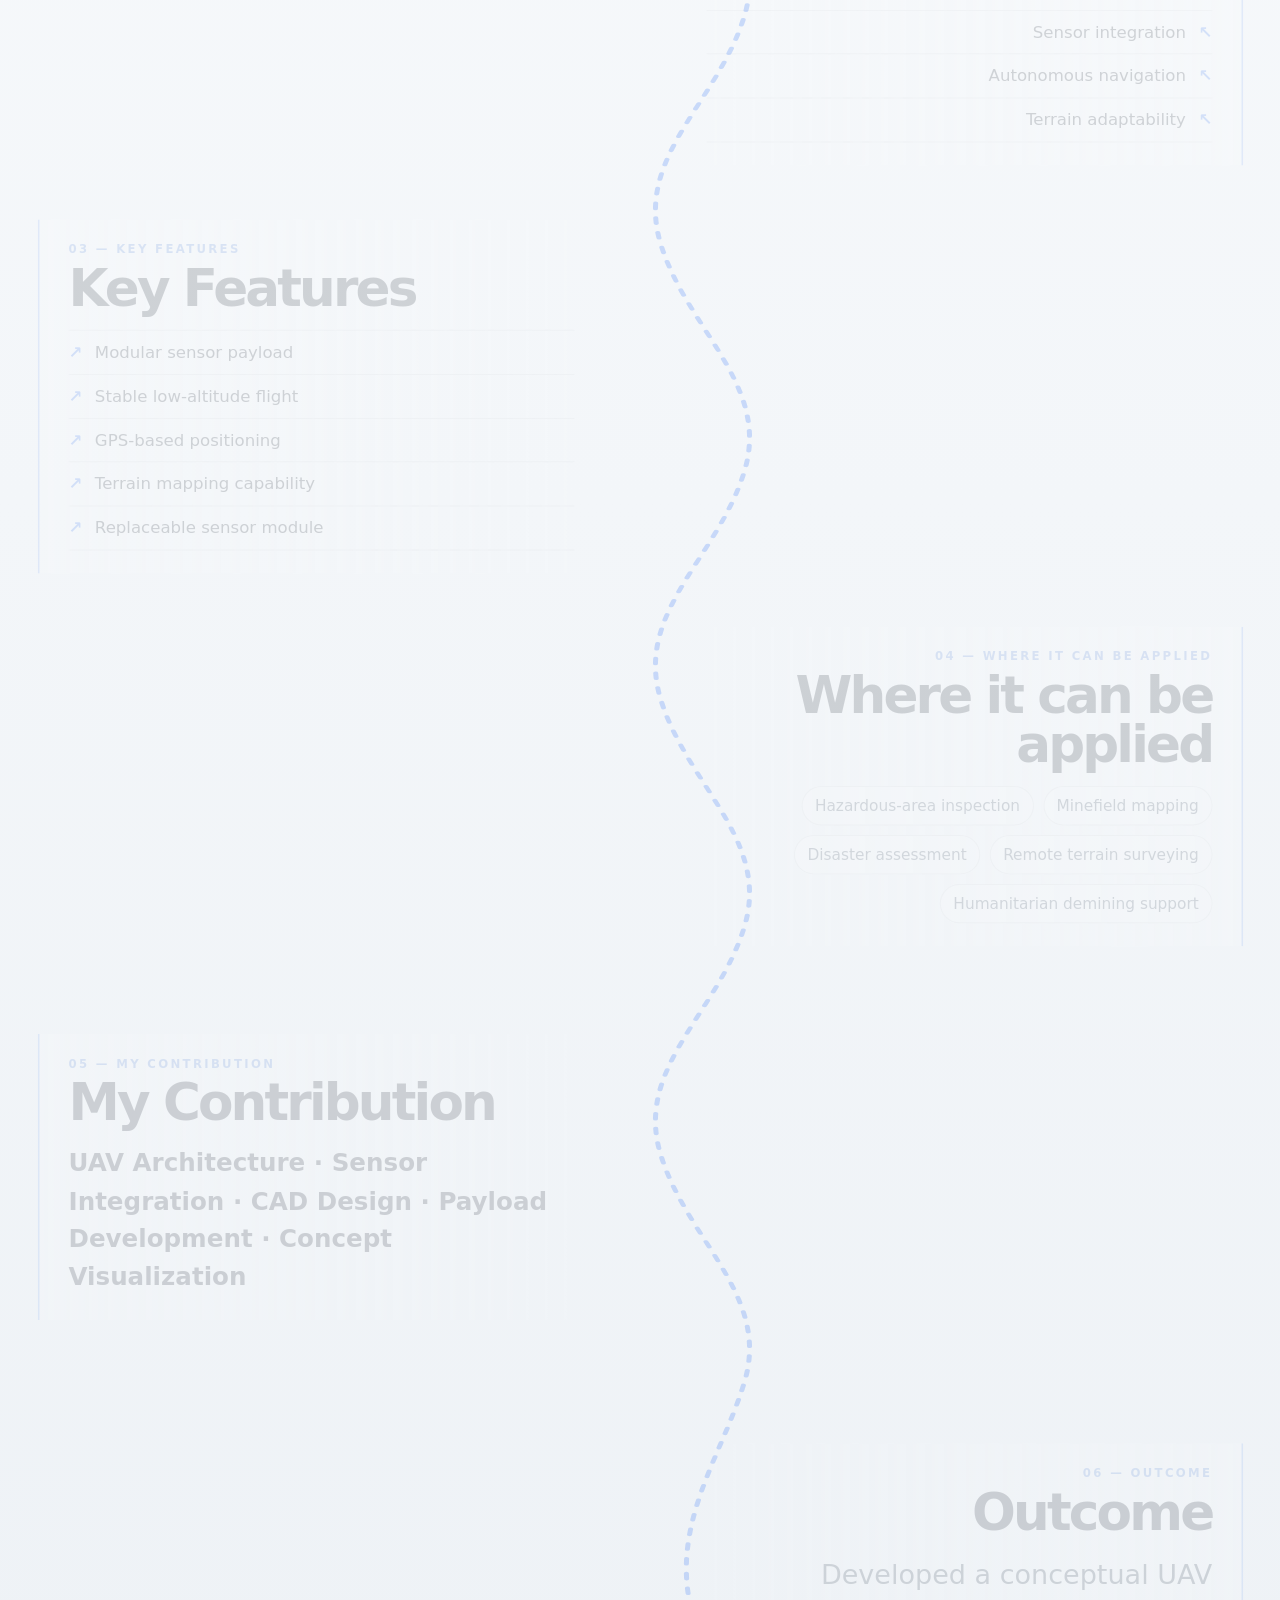
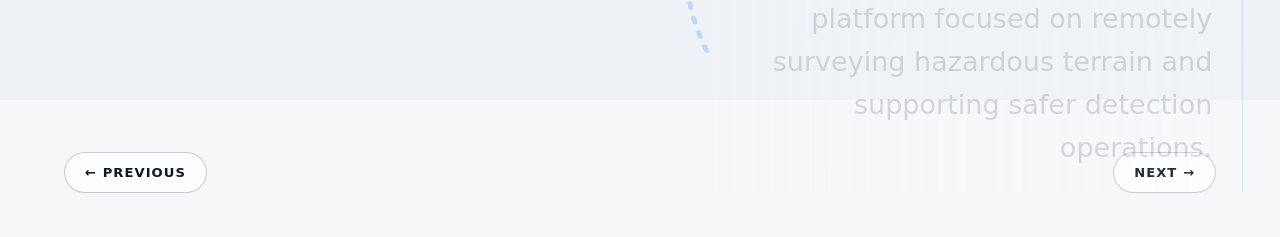
<file: Pradhap/pages/projects/landmine-detection-drone.html>
<!DOCTYPE html><html lang="en"><head><meta charset="UTF-8"><meta name="viewport" content="width=device-width,initial-scale=1.0"><title>Pradhap V — Landmine Detection Drone</title><link rel="stylesheet" href="../../css/projects/scroll-story.css"></head><body><main class="project-detail"><a class="back-to-projects" href="../../index.html#projects">← Back to Home</a><section class="hero" style="--hero:url('../../assets/images/landmine-drone.jpg')"><div class="hero-content"><div class="eyebrow">PROJECT / 07</div><h1>Landmine Detection Drone</h1><p>A specialized UAV concept intended to support remote detection and mapping of hazardous areas. The system is designed to reduce the need for personnel to physically enter potentially dangerous terrain.</p></div><div class="scroll-hint">Scroll to fly through the project ↓</div></section><section class="flight-story" aria-label="Project story"><div class="flight-stage"><svg class="flight-path" viewBox="0 0 1280 3900" preserveAspectRatio="none"><path class="path-base" d="M 640 70 C 700 180, 770 280, 745 420 C 720 560, 635 650, 660 790 C 685 930, 770 1020, 745 1160 C 720 1300, 635 1390, 660 1530 C 685 1670, 770 1760, 745 1900 C 720 2040, 635 2130, 660 2270 C 685 2410, 770 2500, 745 2640 C 720 2780, 635 2870, 660 3010 C 685 3150, 770 3240, 745 3380 C 720 3520, 650 3650, 710 3830"/><path class="path-progress" d="M 640 70 C 700 180, 770 280, 745 420 C 720 560, 635 650, 660 790 C 685 930, 770 1020, 745 1160 C 720 1300, 635 1390, 660 1530 C 685 1670, 770 1760, 745 1900 C 720 2040, 635 2130, 660 2270 C 685 2410, 770 2500, 745 2640 C 720 2780, 635 2870, 660 3010 C 685 3150, 770 3240, 745 3380 C 720 3520, 650 3650, 710 3830"/></svg><div class="drone-cursor" aria-hidden="true"><div class="drone-glow"></div><svg viewBox="0 0 240 150" role="img" aria-label="3D UAV"><defs><linearGradient id="uavBody" x1="0" y1="0" x2="1" y2="1"><stop offset="0" stop-color="#f7fbff"/><stop offset=".5" stop-color="#b9c8d8"/><stop offset="1" stop-color="#65778d"/></linearGradient><linearGradient id="uavTop" x1="0" y1="0" x2="0" y2="1"><stop offset="0" stop-color="#ffffff"/><stop offset="1" stop-color="#9eafc2"/></linearGradient><linearGradient id="uavDark" x1="0" y1="0" x2="1" y2="1"><stop offset="0" stop-color="#33465c"/><stop offset="1" stop-color="#101a27"/></linearGradient><linearGradient id="glass" x1="0" y1="0" x2="1" y2="1"><stop offset="0" stop-color="#9fd0ff"/><stop offset=".55" stop-color="#3e78bd"/><stop offset="1" stop-color="#182e49"/></linearGradient><filter id="soft"><feGaussianBlur stdDeviation="2"/></filter></defs><g transform="translate(120 75)"><ellipse class="body-shadow" cx="0" cy="24" rx="63" ry="10" fill="#162333" filter="url(#soft)"/><g class="rotor-blur" fill="none" stroke="#6b7f95" stroke-width="3"><ellipse cx="-72" cy="-33" rx="30" ry="5"/><ellipse cx="72" cy="-33" rx="30" ry="5"/><ellipse cx="-70" cy="35" rx="30" ry="5"/><ellipse cx="70" cy="35" rx="30" ry="5"/></g><g fill="none" stroke="#27384b" stroke-width="7" stroke-linecap="round"><path d="M-35-10 L-78-34"/><path d="M35-10 L78-34"/><path d="M-35 10 L-76 34"/><path d="M35 10 L76 34"/></g><g fill="#1c2a3a" stroke="#8fa0b2" stroke-width="2"><circle cx="-80" cy="-35" r="7"/><circle cx="80" cy="-35" r="7"/><circle cx="-78" cy="35" r="7"/><circle cx="78" cy="35" r="7"/></g><g class="rotor" fill="none" stroke="#2f4053" stroke-width="2" opacity=".9"><ellipse cx="-80" cy="-35" rx="26" ry="4"/><ellipse cx="80" cy="-35" rx="26" ry="4"/><ellipse cx="-78" cy="35" rx="26" ry="4"/><ellipse cx="78" cy="35" rx="26" ry="4"/></g><path d="M-52-4 Q-34-28 0-30 Q34-28 52-4 L39 20 Q0 38-39 20Z" fill="url(#uavBody)" stroke="#26384b" stroke-width="3"/><path d="M-29-15 Q0-31 29-15 L20 7 Q0 18-20 7Z" fill="url(#uavTop)" stroke="#34475a" stroke-width="2"/><path d="M-17-13 Q0-23 17-13 L12 2 Q0 9-12 2Z" fill="url(#glass)" stroke="#23384e" stroke-width="2"/><path d="M-46 4 L-25 14 M46 4 L25 14" stroke="#53677c" stroke-width="4" stroke-linecap="round"/><path d="M-17 20 L-22 31 M17 20 L22 31" stroke="#26384b" stroke-width="4" stroke-linecap="round"/><circle cx="0" cy="20" r="4" fill="#2b6ef3"/><path d="M-7 29 H7" stroke="#172536" stroke-width="3" stroke-linecap="round"/></g></svg></div>
<section class="story-section left"><div class="story-section-inner"><div class="eyebrow">01 — DESIGNED WITH PURPOSE</div><h2>Designed with purpose.</h2><p>A specialized UAV concept intended to support remote detection and mapping of hazardous areas. The system is designed to reduce the need for personnel to physically enter potentially dangerous terrain.</p></div></section>
<section class="story-section right"><div class="story-section-inner"><div class="eyebrow">02 — DESIGN FOCUS</div><h2>Design Focus</h2><ul class="story-list"><li>Remote sensing</li><li>Hazardous-area mapping</li><li>Sensor integration</li><li>Autonomous navigation</li><li>Terrain adaptability</li></ul></div></section>
<section class="story-section left"><div class="story-section-inner"><div class="eyebrow">03 — KEY FEATURES</div><h2>Key Features</h2><ul class="story-list"><li>Modular sensor payload</li><li>Stable low-altitude flight</li><li>GPS-based positioning</li><li>Terrain mapping capability</li><li>Replaceable sensor module</li></ul></div></section>
<section class="story-section right"><div class="story-section-inner"><div class="eyebrow">04 — WHERE IT CAN BE APPLIED</div><h2>Where it can be applied</h2><div class="application-list"><span>Hazardous-area inspection</span><span>Minefield mapping</span><span>Disaster assessment</span><span>Remote terrain surveying</span><span>Humanitarian demining support</span></div></div></section>
<section class="story-section left"><div class="story-section-inner"><div class="eyebrow">05 — MY CONTRIBUTION</div><h2>My Contribution</h2><p class="contribution">UAV Architecture · Sensor Integration · CAD Design · Payload Development · Concept Visualization</p></div></section>
<section class="story-section right"><div class="story-section-inner"><div class="eyebrow">06 — OUTCOME</div><h2>Outcome</h2><p class="outcome">Developed a conceptual UAV platform focused on remotely surveying hazardous terrain and supporting safer detection operations.</p></div></section>
</div></section><nav class="project-navigation" aria-label="Project navigation"><a class="project-nav-button previous-project" href="surveillance-drone.html"><small>← Previous</small><strong>Previous</strong></a><a class="project-nav-button next-project" href="ambulance-and-rescue-aircraft.html"><small>Next →</small><strong>Next</strong></a></nav></main><script src="../../js/projects/scroll-story.js"></script></body></html>
</file>
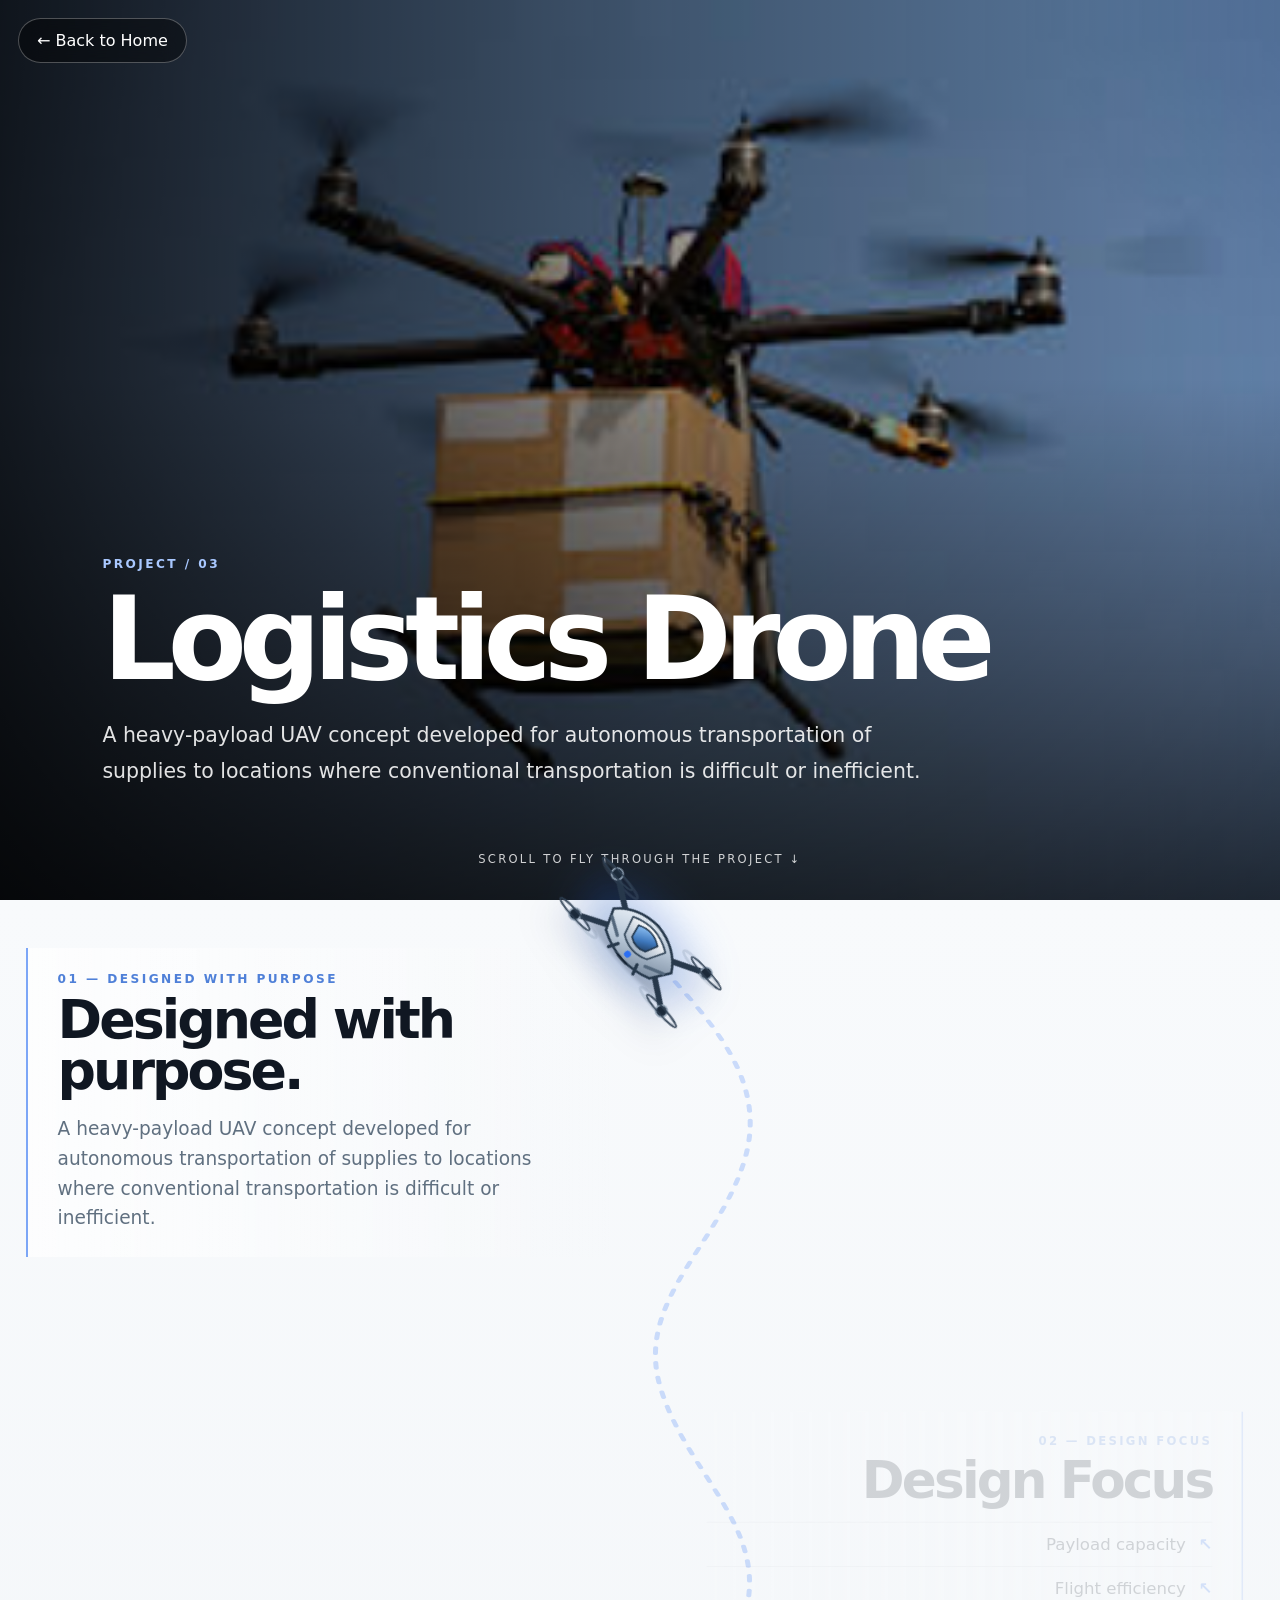
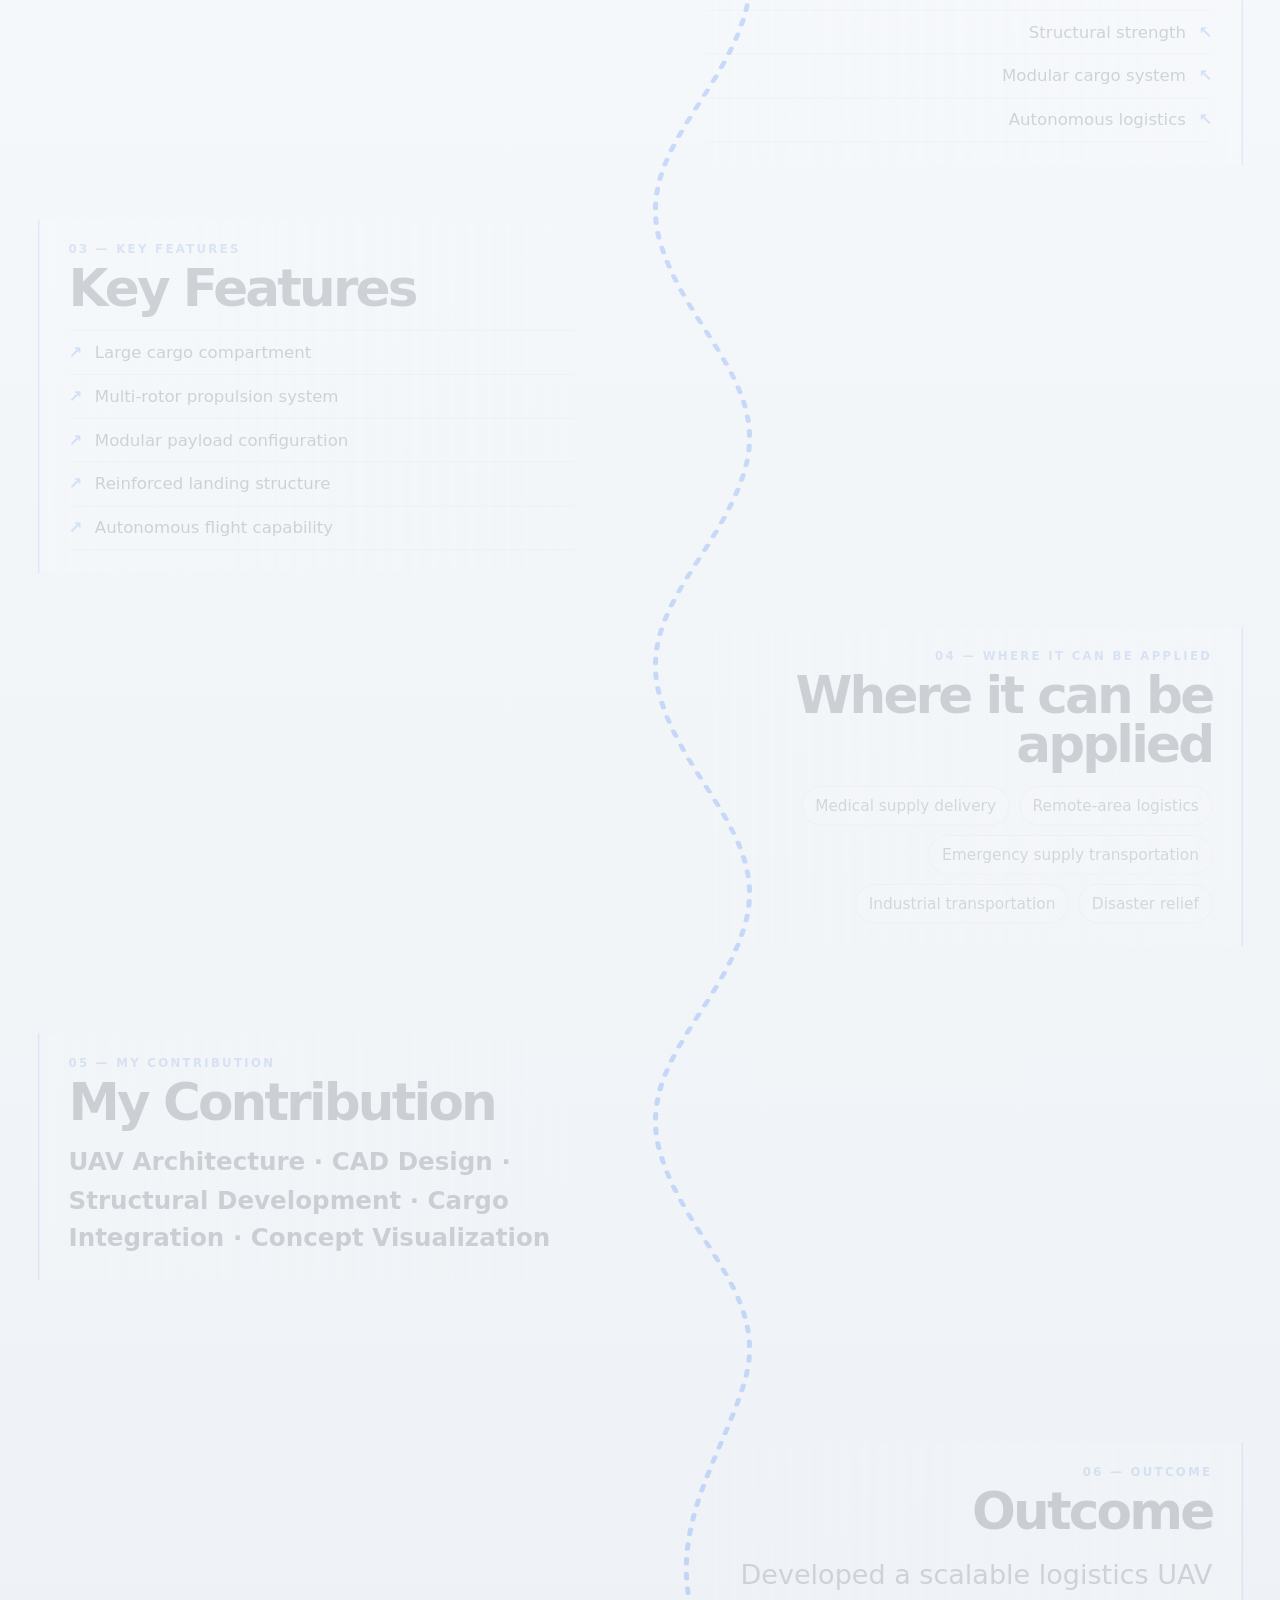
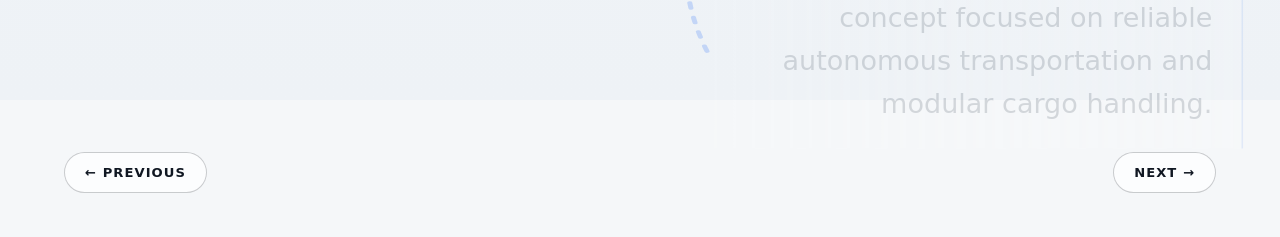
<file: Pradhap/pages/projects/logistics-drone.html>
<!DOCTYPE html><html lang="en"><head><meta charset="UTF-8"><meta name="viewport" content="width=device-width,initial-scale=1.0"><title>Pradhap V — Logistics Drone</title><link rel="stylesheet" href="../../css/projects/scroll-story.css"></head><body><main class="project-detail"><a class="back-to-projects" href="../../index.html#projects">← Back to Home</a><section class="hero" style="--hero:url('../../assets/images/logistics-drone.png')"><div class="hero-content"><div class="eyebrow">PROJECT / 03</div><h1>Logistics Drone</h1><p>A heavy-payload UAV concept developed for autonomous transportation of supplies to locations where conventional transportation is difficult or inefficient.</p></div><div class="scroll-hint">Scroll to fly through the project ↓</div></section><section class="flight-story" aria-label="Project story"><div class="flight-stage"><svg class="flight-path" viewBox="0 0 1280 3900" preserveAspectRatio="none"><path class="path-base" d="M 640 70 C 700 180, 770 280, 745 420 C 720 560, 635 650, 660 790 C 685 930, 770 1020, 745 1160 C 720 1300, 635 1390, 660 1530 C 685 1670, 770 1760, 745 1900 C 720 2040, 635 2130, 660 2270 C 685 2410, 770 2500, 745 2640 C 720 2780, 635 2870, 660 3010 C 685 3150, 770 3240, 745 3380 C 720 3520, 650 3650, 710 3830"/><path class="path-progress" d="M 640 70 C 700 180, 770 280, 745 420 C 720 560, 635 650, 660 790 C 685 930, 770 1020, 745 1160 C 720 1300, 635 1390, 660 1530 C 685 1670, 770 1760, 745 1900 C 720 2040, 635 2130, 660 2270 C 685 2410, 770 2500, 745 2640 C 720 2780, 635 2870, 660 3010 C 685 3150, 770 3240, 745 3380 C 720 3520, 650 3650, 710 3830"/></svg><div class="drone-cursor" aria-hidden="true"><div class="drone-glow"></div><svg viewBox="0 0 240 150" role="img" aria-label="3D UAV"><defs><linearGradient id="uavBody" x1="0" y1="0" x2="1" y2="1"><stop offset="0" stop-color="#f7fbff"/><stop offset=".5" stop-color="#b9c8d8"/><stop offset="1" stop-color="#65778d"/></linearGradient><linearGradient id="uavTop" x1="0" y1="0" x2="0" y2="1"><stop offset="0" stop-color="#ffffff"/><stop offset="1" stop-color="#9eafc2"/></linearGradient><linearGradient id="uavDark" x1="0" y1="0" x2="1" y2="1"><stop offset="0" stop-color="#33465c"/><stop offset="1" stop-color="#101a27"/></linearGradient><linearGradient id="glass" x1="0" y1="0" x2="1" y2="1"><stop offset="0" stop-color="#9fd0ff"/><stop offset=".55" stop-color="#3e78bd"/><stop offset="1" stop-color="#182e49"/></linearGradient><filter id="soft"><feGaussianBlur stdDeviation="2"/></filter></defs><g transform="translate(120 75)"><ellipse class="body-shadow" cx="0" cy="24" rx="63" ry="10" fill="#162333" filter="url(#soft)"/><g class="rotor-blur" fill="none" stroke="#6b7f95" stroke-width="3"><ellipse cx="-72" cy="-33" rx="30" ry="5"/><ellipse cx="72" cy="-33" rx="30" ry="5"/><ellipse cx="-70" cy="35" rx="30" ry="5"/><ellipse cx="70" cy="35" rx="30" ry="5"/></g><g fill="none" stroke="#27384b" stroke-width="7" stroke-linecap="round"><path d="M-35-10 L-78-34"/><path d="M35-10 L78-34"/><path d="M-35 10 L-76 34"/><path d="M35 10 L76 34"/></g><g fill="#1c2a3a" stroke="#8fa0b2" stroke-width="2"><circle cx="-80" cy="-35" r="7"/><circle cx="80" cy="-35" r="7"/><circle cx="-78" cy="35" r="7"/><circle cx="78" cy="35" r="7"/></g><g class="rotor" fill="none" stroke="#2f4053" stroke-width="2" opacity=".9"><ellipse cx="-80" cy="-35" rx="26" ry="4"/><ellipse cx="80" cy="-35" rx="26" ry="4"/><ellipse cx="-78" cy="35" rx="26" ry="4"/><ellipse cx="78" cy="35" rx="26" ry="4"/></g><path d="M-52-4 Q-34-28 0-30 Q34-28 52-4 L39 20 Q0 38-39 20Z" fill="url(#uavBody)" stroke="#26384b" stroke-width="3"/><path d="M-29-15 Q0-31 29-15 L20 7 Q0 18-20 7Z" fill="url(#uavTop)" stroke="#34475a" stroke-width="2"/><path d="M-17-13 Q0-23 17-13 L12 2 Q0 9-12 2Z" fill="url(#glass)" stroke="#23384e" stroke-width="2"/><path d="M-46 4 L-25 14 M46 4 L25 14" stroke="#53677c" stroke-width="4" stroke-linecap="round"/><path d="M-17 20 L-22 31 M17 20 L22 31" stroke="#26384b" stroke-width="4" stroke-linecap="round"/><circle cx="0" cy="20" r="4" fill="#2b6ef3"/><path d="M-7 29 H7" stroke="#172536" stroke-width="3" stroke-linecap="round"/></g></svg></div>
<section class="story-section left"><div class="story-section-inner"><div class="eyebrow">01 — DESIGNED WITH PURPOSE</div><h2>Designed with purpose.</h2><p>A heavy-payload UAV concept developed for autonomous transportation of supplies to locations where conventional transportation is difficult or inefficient.</p></div></section>
<section class="story-section right"><div class="story-section-inner"><div class="eyebrow">02 — DESIGN FOCUS</div><h2>Design Focus</h2><ul class="story-list"><li>Payload capacity</li><li>Flight efficiency</li><li>Structural strength</li><li>Modular cargo system</li><li>Autonomous logistics</li></ul></div></section>
<section class="story-section left"><div class="story-section-inner"><div class="eyebrow">03 — KEY FEATURES</div><h2>Key Features</h2><ul class="story-list"><li>Large cargo compartment</li><li>Multi-rotor propulsion system</li><li>Modular payload configuration</li><li>Reinforced landing structure</li><li>Autonomous flight capability</li></ul></div></section>
<section class="story-section right"><div class="story-section-inner"><div class="eyebrow">04 — WHERE IT CAN BE APPLIED</div><h2>Where it can be applied</h2><div class="application-list"><span>Medical supply delivery</span><span>Remote-area logistics</span><span>Emergency supply transportation</span><span>Industrial transportation</span><span>Disaster relief</span></div></div></section>
<section class="story-section left"><div class="story-section-inner"><div class="eyebrow">05 — MY CONTRIBUTION</div><h2>My Contribution</h2><p class="contribution">UAV Architecture · CAD Design · Structural Development · Cargo Integration · Concept Visualization</p></div></section>
<section class="story-section right"><div class="story-section-inner"><div class="eyebrow">06 — OUTCOME</div><h2>Outcome</h2><p class="outcome">Developed a scalable logistics UAV concept focused on reliable autonomous transportation and modular cargo handling.</p></div></section>
</div></section><nav class="project-navigation" aria-label="Project navigation"><a class="project-nav-button previous-project" href="canister-dropping-drone.html"><small>← Previous</small><strong>Previous</strong></a><a class="project-nav-button next-project" href="amphibious-uav.html"><small>Next →</small><strong>Next</strong></a></nav></main><script src="../../js/projects/scroll-story.js"></script></body></html>
</file>
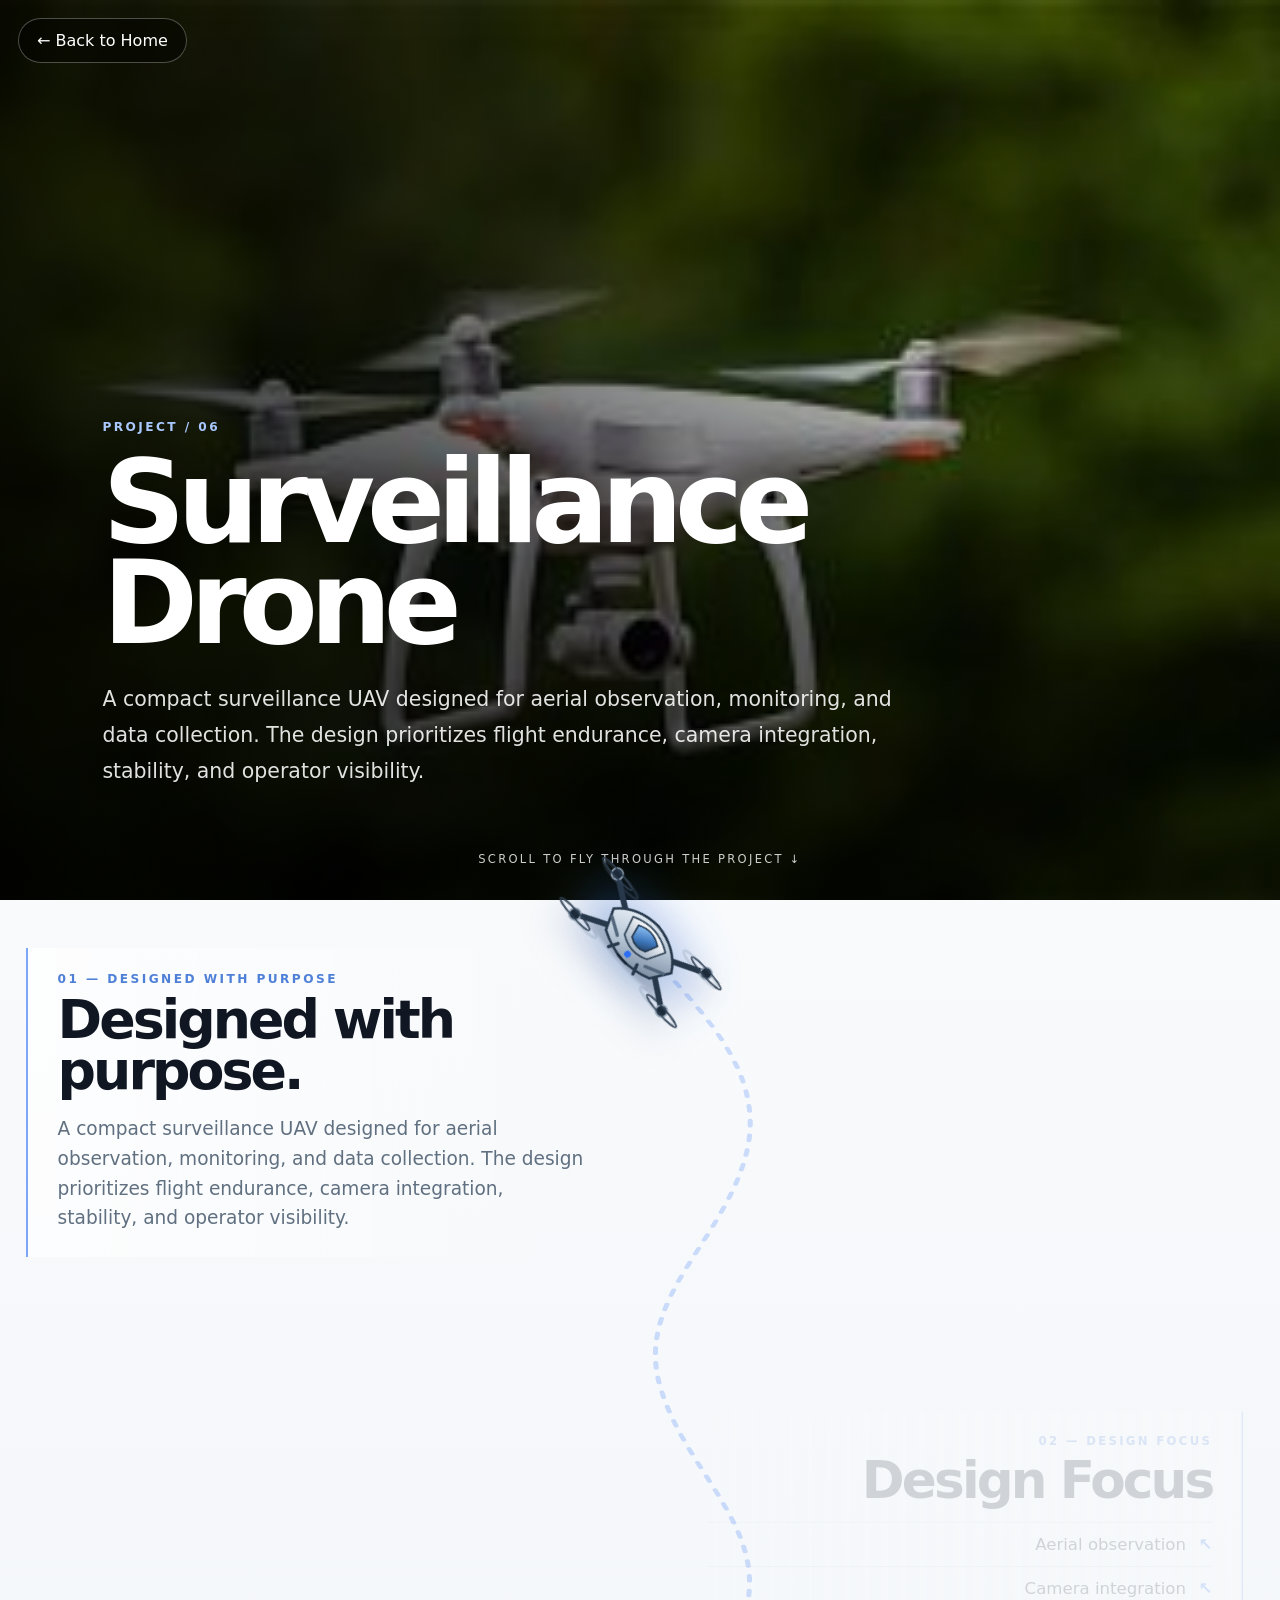
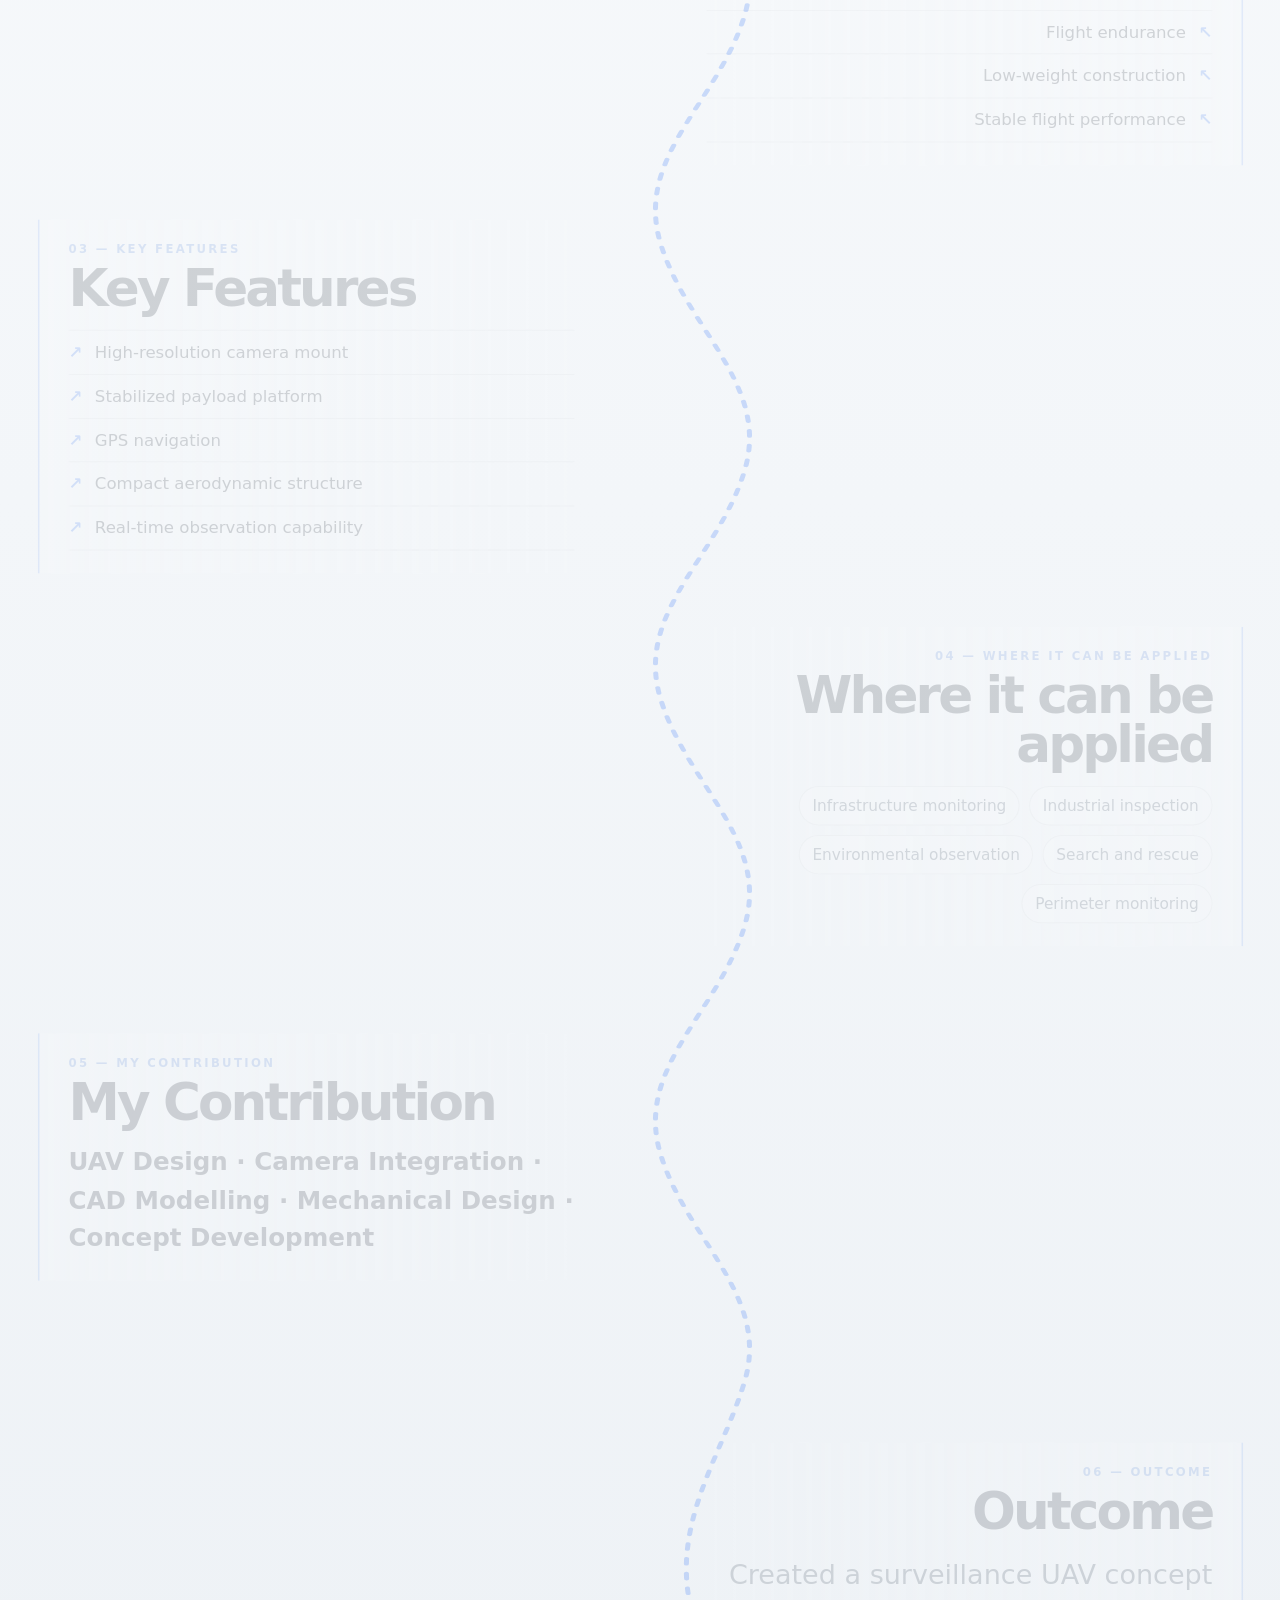
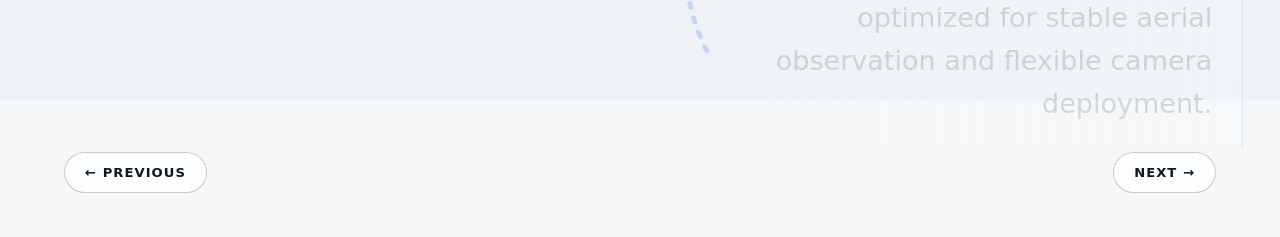
<file: Pradhap/pages/projects/surveillance-drone.html>
<!DOCTYPE html><html lang="en"><head><meta charset="UTF-8"><meta name="viewport" content="width=device-width,initial-scale=1.0"><title>Pradhap V — Surveillance Drone</title><link rel="stylesheet" href="../../css/projects/scroll-story.css"></head><body><main class="project-detail"><a class="back-to-projects" href="../../index.html#projects">← Back to Home</a><section class="hero" style="--hero:url('../../assets/images/surveillance-drone.jpg')"><div class="hero-content"><div class="eyebrow">PROJECT / 06</div><h1>Surveillance Drone</h1><p>A compact surveillance UAV designed for aerial observation, monitoring, and data collection. The design prioritizes flight endurance, camera integration, stability, and operator visibility.</p></div><div class="scroll-hint">Scroll to fly through the project ↓</div></section><section class="flight-story" aria-label="Project story"><div class="flight-stage"><svg class="flight-path" viewBox="0 0 1280 3900" preserveAspectRatio="none"><path class="path-base" d="M 640 70 C 700 180, 770 280, 745 420 C 720 560, 635 650, 660 790 C 685 930, 770 1020, 745 1160 C 720 1300, 635 1390, 660 1530 C 685 1670, 770 1760, 745 1900 C 720 2040, 635 2130, 660 2270 C 685 2410, 770 2500, 745 2640 C 720 2780, 635 2870, 660 3010 C 685 3150, 770 3240, 745 3380 C 720 3520, 650 3650, 710 3830"/><path class="path-progress" d="M 640 70 C 700 180, 770 280, 745 420 C 720 560, 635 650, 660 790 C 685 930, 770 1020, 745 1160 C 720 1300, 635 1390, 660 1530 C 685 1670, 770 1760, 745 1900 C 720 2040, 635 2130, 660 2270 C 685 2410, 770 2500, 745 2640 C 720 2780, 635 2870, 660 3010 C 685 3150, 770 3240, 745 3380 C 720 3520, 650 3650, 710 3830"/></svg><div class="drone-cursor" aria-hidden="true"><div class="drone-glow"></div><svg viewBox="0 0 240 150" role="img" aria-label="3D UAV"><defs><linearGradient id="uavBody" x1="0" y1="0" x2="1" y2="1"><stop offset="0" stop-color="#f7fbff"/><stop offset=".5" stop-color="#b9c8d8"/><stop offset="1" stop-color="#65778d"/></linearGradient><linearGradient id="uavTop" x1="0" y1="0" x2="0" y2="1"><stop offset="0" stop-color="#ffffff"/><stop offset="1" stop-color="#9eafc2"/></linearGradient><linearGradient id="uavDark" x1="0" y1="0" x2="1" y2="1"><stop offset="0" stop-color="#33465c"/><stop offset="1" stop-color="#101a27"/></linearGradient><linearGradient id="glass" x1="0" y1="0" x2="1" y2="1"><stop offset="0" stop-color="#9fd0ff"/><stop offset=".55" stop-color="#3e78bd"/><stop offset="1" stop-color="#182e49"/></linearGradient><filter id="soft"><feGaussianBlur stdDeviation="2"/></filter></defs><g transform="translate(120 75)"><ellipse class="body-shadow" cx="0" cy="24" rx="63" ry="10" fill="#162333" filter="url(#soft)"/><g class="rotor-blur" fill="none" stroke="#6b7f95" stroke-width="3"><ellipse cx="-72" cy="-33" rx="30" ry="5"/><ellipse cx="72" cy="-33" rx="30" ry="5"/><ellipse cx="-70" cy="35" rx="30" ry="5"/><ellipse cx="70" cy="35" rx="30" ry="5"/></g><g fill="none" stroke="#27384b" stroke-width="7" stroke-linecap="round"><path d="M-35-10 L-78-34"/><path d="M35-10 L78-34"/><path d="M-35 10 L-76 34"/><path d="M35 10 L76 34"/></g><g fill="#1c2a3a" stroke="#8fa0b2" stroke-width="2"><circle cx="-80" cy="-35" r="7"/><circle cx="80" cy="-35" r="7"/><circle cx="-78" cy="35" r="7"/><circle cx="78" cy="35" r="7"/></g><g class="rotor" fill="none" stroke="#2f4053" stroke-width="2" opacity=".9"><ellipse cx="-80" cy="-35" rx="26" ry="4"/><ellipse cx="80" cy="-35" rx="26" ry="4"/><ellipse cx="-78" cy="35" rx="26" ry="4"/><ellipse cx="78" cy="35" rx="26" ry="4"/></g><path d="M-52-4 Q-34-28 0-30 Q34-28 52-4 L39 20 Q0 38-39 20Z" fill="url(#uavBody)" stroke="#26384b" stroke-width="3"/><path d="M-29-15 Q0-31 29-15 L20 7 Q0 18-20 7Z" fill="url(#uavTop)" stroke="#34475a" stroke-width="2"/><path d="M-17-13 Q0-23 17-13 L12 2 Q0 9-12 2Z" fill="url(#glass)" stroke="#23384e" stroke-width="2"/><path d="M-46 4 L-25 14 M46 4 L25 14" stroke="#53677c" stroke-width="4" stroke-linecap="round"/><path d="M-17 20 L-22 31 M17 20 L22 31" stroke="#26384b" stroke-width="4" stroke-linecap="round"/><circle cx="0" cy="20" r="4" fill="#2b6ef3"/><path d="M-7 29 H7" stroke="#172536" stroke-width="3" stroke-linecap="round"/></g></svg></div>
<section class="story-section left"><div class="story-section-inner"><div class="eyebrow">01 — DESIGNED WITH PURPOSE</div><h2>Designed with purpose.</h2><p>A compact surveillance UAV designed for aerial observation, monitoring, and data collection. The design prioritizes flight endurance, camera integration, stability, and operator visibility.</p></div></section>
<section class="story-section right"><div class="story-section-inner"><div class="eyebrow">02 — DESIGN FOCUS</div><h2>Design Focus</h2><ul class="story-list"><li>Aerial observation</li><li>Camera integration</li><li>Flight endurance</li><li>Low-weight construction</li><li>Stable flight performance</li></ul></div></section>
<section class="story-section left"><div class="story-section-inner"><div class="eyebrow">03 — KEY FEATURES</div><h2>Key Features</h2><ul class="story-list"><li>High-resolution camera mount</li><li>Stabilized payload platform</li><li>GPS navigation</li><li>Compact aerodynamic structure</li><li>Real-time observation capability</li></ul></div></section>
<section class="story-section right"><div class="story-section-inner"><div class="eyebrow">04 — WHERE IT CAN BE APPLIED</div><h2>Where it can be applied</h2><div class="application-list"><span>Infrastructure monitoring</span><span>Industrial inspection</span><span>Environmental observation</span><span>Search and rescue</span><span>Perimeter monitoring</span></div></div></section>
<section class="story-section left"><div class="story-section-inner"><div class="eyebrow">05 — MY CONTRIBUTION</div><h2>My Contribution</h2><p class="contribution">UAV Design · Camera Integration · CAD Modelling · Mechanical Design · Concept Development</p></div></section>
<section class="story-section right"><div class="story-section-inner"><div class="eyebrow">06 — OUTCOME</div><h2>Outcome</h2><p class="outcome">Created a surveillance UAV concept optimized for stable aerial observation and flexible camera deployment.</p></div></section>
</div></section><nav class="project-navigation" aria-label="Project navigation"><a class="project-nav-button previous-project" href="fireball-dropping-drone.html"><small>← Previous</small><strong>Previous</strong></a><a class="project-nav-button next-project" href="landmine-detection-drone.html"><small>Next →</small><strong>Next</strong></a></nav></main><script src="../../js/projects/scroll-story.js"></script></body></html>
</file>
<file: Pradhap/css/style.css>
/* Shared modular navigation added during portfolio restructuring. */
.modular-page-nav {
  position: relative;
  z-index: 9999;
  display: flex;
  flex-wrap: wrap;
  gap: 1rem;
  align-items: center;
  justify-content: center;
  padding: .75rem 1rem;
}
.modular-page-nav a {
  text-decoration: none;
}

/* ===== LIGHT THEME PORTFOLIO WITH ENHANCED GLASSMORPHISM ===== */
* {
  margin: 0;
  padding: 0;
  box-sizing: border-box;
}

:root {
  /* Color Palette */
  --primary: #6366f1;
  --primary-dark: #4f46e5;
  --primary-light: #818cf8;
  --accent: #f59e0b;
  --accent-pink: #ec4899;
  --cyan: #06b6d4;
  --green: #10b981;
  --text-dark: #0f172a;
  --text-muted: #475569;
  --text-light: #94a3b8;
  
  /* Glass Colors */
  --glass-bg: rgba(255, 255, 255, 0.65);
  --glass-border: rgba(99, 102, 241, 0.2);
  --glass-shadow: rgba(99, 102, 241, 0.12);
  --glass-highlight: rgba(255, 255, 255, 0.5);
  
  /* Shadows */
  --shadow-sm: 0 4px 20px rgba(0, 0, 0, 0.06);
  --shadow-md: 0 12px 40px rgba(0, 0, 0, 0.08);
  --shadow-lg: 0 20px 60px rgba(0, 0, 0, 0.1);
  --shadow-glow: 0 0 40px rgba(99, 102, 241, 0.10);
  --shadow-glass: 0 12px 40px rgba(99, 102, 241, 0.12);
  
  /* Transitions */
  --transition-smooth: cubic-bezier(0.34, 1.56, 0.64, 1);
  --transition-bounce: cubic-bezier(0.34, 1.56, 0.64, 1);
}

/* ===== BASE STYLES ===== */
* {
  margin: 0;
  padding: 0;
  box-sizing: border-box;
}

body {
  font-family: 'Inter', sans-serif;
  background: linear-gradient(135deg, #f1f5f9 0%, #e2e8f0 50%, #f8fafc 100%);
  color: var(--text-dark);
  line-height: 1.6;
  scroll-behavior: smooth;
  overflow-x: hidden;
  min-height: 100vh;
}

/* Noise Texture Overlay */
body::before {
  content: '';
  position: fixed;
  top: 0;
  left: 0;
  width: 100%;
  height: 100%;
  background-image: url("data:image/svg+xml,%3Csvg viewBox='0 0 256 256' xmlns='http://www.w3.org/2000/svg'%3E%3Cfilter id='noise'%3E%3CfeTurbulence type='fractalNoise' baseFrequency='0.9' numOctaves='4' stitchTiles='stitch'/%3E%3C/filter%3E%3Crect width='100%25' height='100%25' filter='url(%23noise)' opacity='1'/%3E%3C/svg%3E");
  opacity: 0.02;
  pointer-events: none;
  z-index: 9999;
  mix-blend-mode: multiply;
}

/* Animated Gradient Background */
.animated-bg {
  position: fixed;
  top: 0;
  left: 0;
  width: 100%;
  height: 100%;
  z-index: -2;
  background: linear-gradient(-45deg, #f1f5f9, #e2e8f0, #f8fafc, #f1f5f9);
  background-size: 400% 400%;
  animation: gradientShift 15s ease-in-out infinite;
}

@keyframes gradientShift {
  0% { background-position: 0% 50%; }
  25% { background-position: 100% 0%; }
  50% { background-position: 100% 50%; }
  75% { background-position: 0% 100%; }
  100% { background-position: 0% 50%; }
}

/* Glow Rings */
.glow-ring-container {
  position: fixed;
  top: 0;
  left: 0;
  width: 100%;
  height: 100%;
  pointer-events: none;
  z-index: -1;
  overflow: hidden;
}

.glow-ring {
  position: absolute;
  border-radius: 50%;
  border: 1px solid rgba(99, 102, 241, 0.08);
  animation: ringFloat 20s ease-in-out infinite;
  opacity: 0;
}

.glow-ring:nth-child(1) {
  width: 600px;
  height: 600px;
  top: -10%;
  right: -10%;
  animation-delay: 0s;
  border-color: rgba(99, 102, 241, 0.10);
}

.glow-ring:nth-child(2) {
  width: 400px;
  height: 400px;
  bottom: -5%;
  left: -5%;
  animation-delay: -5s;
  border-color: rgba(236, 72, 153, 0.08);
}

.glow-ring:nth-child(3) {
  width: 800px;
  height: 800px;
  top: 50%;
  left: 50%;
  transform: translate(-50%, -50%);
  animation-delay: -10s;
  border-color: rgba(6, 182, 212, 0.06);
}

@keyframes ringFloat {
  0% {
    transform: scale(0.8) rotate(0deg);
    opacity: 0.2;
  }
  50% {
    transform: scale(1.2) rotate(180deg);
    opacity: 0.4;
  }
  100% {
    transform: scale(0.8) rotate(360deg);
    opacity: 0.2;
  }
}

.container {
  max-width: 1280px;
  margin: 0 auto;
  padding: 0 32px;
  position: relative;
  z-index: 1;
}

/* ===== ENHANCED GLASSMORPHISM ===== */
.glass {
  background: var(--glass-bg);
  backdrop-filter: blur(20px) saturate(180%);
  -webkit-backdrop-filter: blur(20px) saturate(180%);
  border: 1px solid var(--glass-border);
  border-top: 1px solid var(--glass-highlight);
  border-left: 1px solid rgba(255, 255, 255, 0.3);
  box-shadow: 
    var(--shadow-glass),
    0 4px 16px rgba(0, 0, 0, 0.04),
    inset 0 1px 0 rgba(255, 255, 255, 0.7);
  transition: all 0.4s var(--transition-smooth);
}

.glass:hover {
  background: rgba(255, 255, 255, 0.8);
  backdrop-filter: blur(24px) saturate(200%);
  transform: translateY(-4px);
  border-color: rgba(99, 102, 241, 0.35);
  box-shadow: 
    0 20px 60px rgba(99, 102, 241, 0.18),
    0 0 40px rgba(99, 102, 241, 0.06),
    inset 0 1px 0 rgba(255, 255, 255, 0.9);
}

/* Glass Color Variants */
.glass-purple {
  background: rgba(99, 102, 241, 0.12);
  border-color: rgba(99, 102, 241, 0.25);
  box-shadow: 0 12px 40px rgba(99, 102, 241, 0.12);
}
.glass-purple:hover {
  background: rgba(99, 102, 241, 0.18);
  box-shadow: 0 20px 60px rgba(99, 102, 241, 0.2);
}

.glass-pink {
  background: rgba(236, 72, 153, 0.1);
  border-color: rgba(236, 72, 153, 0.25);
  box-shadow: 0 12px 40px rgba(236, 72, 153, 0.1);
}
.glass-pink:hover {
  background: rgba(236, 72, 153, 0.16);
  box-shadow: 0 20px 60px rgba(236, 72, 153, 0.18);
}

.glass-cyan {
  background: rgba(6, 182, 212, 0.1);
  border-color: rgba(6, 182, 212, 0.25);
  box-shadow: 0 12px 40px rgba(6, 182, 212, 0.1);
}
.glass-cyan:hover {
  background: rgba(6, 182, 212, 0.16);
  box-shadow: 0 20px 60px rgba(6, 182, 212, 0.18);
}

.glass-amber {
  background: rgba(245, 158, 11, 0.1);
  border-color: rgba(245, 158, 11, 0.25);
  box-shadow: 0 12px 40px rgba(245, 158, 11, 0.1);
}
.glass-amber:hover {
  background: rgba(245, 158, 11, 0.16);
  box-shadow: 0 20px 60px rgba(245, 158, 11, 0.18);
}

/* Glass with Shine Effect */
.glass-shine {
  position: relative;
  overflow: hidden;
}

.glass-shine::after {
  content: '';
  position: absolute;
  top: -50%;
  left: -50%;
  width: 200%;
  height: 200%;
  background: linear-gradient(
    45deg,
    transparent 30%,
    rgba(255, 255, 255, 0.3) 45%,
    rgba(255, 255, 255, 0.6) 50%,
    rgba(255, 255, 255, 0.3) 55%,
    transparent 70%
  );
  transform: rotate(25deg);
  pointer-events: none;
  z-index: 3;
  animation: glassShine 8s ease-in-out infinite;
  opacity: 0.3;
}

@keyframes glassShine {
  0% { transform: translateX(-100%) rotate(25deg); opacity: 0; }
  20% { opacity: 0.5; }
  80% { opacity: 0.5; }
  100% { transform: translateX(200%) rotate(25deg); opacity: 0; }
}

/* Glass with Animated Border */
.glass-border-glow {
  position: relative;
}

.glass-border-glow::before {
  content: '';
  position: absolute;
  inset: -2px;
  border-radius: inherit;
  padding: 2px;
  background: conic-gradient(
    from var(--angle, 0deg),
    rgba(99, 102, 241, 0.3),
    rgba(236, 72, 153, 0.2),
    rgba(6, 182, 212, 0.2),
    rgba(245, 158, 11, 0.2),
    rgba(99, 102, 241, 0.3)
  );
  -webkit-mask: linear-gradient(#fff 0 0) content-box, linear-gradient(#fff 0 0);
  mask: linear-gradient(#fff 0 0) content-box, linear-gradient(#fff 0 0);
  -webkit-mask-composite: xor;
  mask-composite: exclude;
  opacity: 0;
  transition: opacity 0.5s ease;
  animation: rotateBorder 6s linear infinite;
  pointer-events: none;
  z-index: 0;
}

@keyframes rotateBorder {
  to { --angle: 360deg; }
}

@property --angle {
  syntax: '<angle>';
  initial-value: 0deg;
  inherits: false;
}

.glass-border-glow:hover::before {
  opacity: 1;
}

/* ===== SECTION STYLES ===== */
.section {
  padding: 88px 0;
  position: relative;
}

.section-title {
  font-size: 2.5rem;
  font-weight: 800;
  letter-spacing: -0.02em;
  margin-bottom: 16px;
  background: linear-gradient(135deg, var(--primary) 0%, var(--accent-pink) 100%);
  background-clip: text;
  -webkit-background-clip: text;
  color: transparent;
  text-shadow: 0 0 30px rgba(99, 102, 241, 0.10);
}

.section-subhead {
  font-size: 1.1rem;
  color: var(--text-muted);
  max-width: 700px;
  margin-bottom: 48px;
  border-left: 4px solid var(--primary);
  padding-left: 20px;
}

.section-spacer {
  margin-bottom: 20px;
}

/* ===== NAVIGATION ===== */
.navbar {
  position: sticky;
  top: 0;
  background: rgba(255, 255, 255, 0.85);
  backdrop-filter: blur(20px) saturate(180%);
  -webkit-backdrop-filter: blur(20px) saturate(180%);
  z-index: 100;
  border-bottom: 1px solid rgba(99, 102, 241, 0.12);
  padding: 18px 0;
  box-shadow: 0 4px 20px rgba(0, 0, 0, 0.04);
}

.nav-container {
  display: flex;
  justify-content: space-between;
  align-items: center;
  flex-wrap: wrap;
}

.logo {
  font-weight: 800;
  font-size: 1.6rem;
  letter-spacing: -0.02em;
  background: linear-gradient(135deg, var(--primary) 0%, var(--accent) 100%);
  background-clip: text;
  -webkit-background-clip: text;
  color: transparent;
  text-shadow: 0 0 20px rgba(99, 102, 241, 0.10);
}

.nav-links {
  display: flex;
  gap: 36px;
  list-style: none;
}

.nav-links a {
  text-decoration: none;
  font-weight: 500;
  color: var(--text-dark);
  transition: all 0.3s;
  font-size: 1rem;
  position: relative;
}

.nav-links a::after {
  content: '';
  position: absolute;
  bottom: -5px;
  left: 0;
  width: 0;
  height: 2px;
  background: linear-gradient(90deg, var(--primary), var(--accent));
  transition: width 0.3s;
  box-shadow: 0 0 10px rgba(99, 102, 241, 0.3);
}

.nav-links a:hover::after,
.nav-links a.active::after {
  width: 100%;
}

.nav-links a:hover {
  color: var(--primary);
  text-shadow: 0 0 20px rgba(99, 102, 241, 0.15);
}

.nav-links a.active {
  color: var(--primary);
}

.hamburger {
  display: none;
  background: none;
  border: none;
  font-size: 1.5rem;
  cursor: pointer;
  color: var(--text-dark);
  padding: 8px;
}

/* ===== SKIP LINK ===== */
.skip-link {
  position: absolute;
  top: -100%;
  left: 50%;
  transform: translateX(-50%);
  background: var(--primary);
  color: white;
  padding: 12px 24px;
  border-radius: 0 0 8px 8px;
  z-index: 1000;
  text-decoration: none;
  font-weight: 600;
}
.skip-link:focus {
  top: 0;
}

/* ===== HERO SECTION ===== */
.hero {
  padding: 72px 0 48px 0;
  position: relative;
  overflow: hidden;
}

.hero::before {
  content: '';
  position: absolute;
  top: -50%;
  right: -20%;
  width: 600px;
  height: 600px;
  background: radial-gradient(circle, rgba(99,102,241,0.08) 0%, transparent 70%);
  border-radius: 50%;
  z-index: 0;
  animation: heroGlow 8s ease-in-out infinite alternate;
}

@keyframes heroGlow {
  0% { transform: scale(1) translate(0, 0); opacity: 0.3; }
  100% { transform: scale(1.2) translate(-50px, 50px); opacity: 0.6; }
}

.hero-grid {
  display: flex;
  flex-wrap: wrap;
  align-items: center;
  justify-content: space-between;
  gap: 48px;
  position: relative;
  z-index: 1;
}

.hero-content {
  flex: 1.2;
  transform: translateZ(0);
  will-change: transform;
  padding-left: 40px;
}

.hero-badge {
  display: inline-block;
  background: rgba(99, 102, 241, 0.1);
  backdrop-filter: blur(10px);
  color: var(--primary);
  border-radius: 40px;
  padding: 8px 20px;
  font-size: 0.85rem;
  font-weight: 600;
  margin-bottom: 24px;
  border: 1px solid rgba(99, 102, 241, 0.15);
  box-shadow: 0 0 20px rgba(99, 102, 241, 0.05);
}

.hero-title {
  font-size: 3.2rem;
  font-weight: 800;
  letter-spacing: -0.03em;
  line-height: 1.2;
  margin-bottom: 20px;
  color: var(--text-dark);
}

.hero-title span {
  background: linear-gradient(120deg, var(--primary), var(--accent));
  background-clip: text;
  -webkit-background-clip: text;
  color: transparent;
  text-shadow: 0 0 30px rgba(99, 102, 241, 0.10);
}

.hero-desc {
  font-size: 1.1rem;
  color: var(--text-muted);
  max-width: 550px;
  margin-bottom: 28px;
}

.info-badge {
  display: flex;
  flex-wrap: wrap;
  gap: 12px;
  margin-top: 20px;
}

.info-chip {
  display: flex;
  align-items: center;
  gap: 8px;
  background: rgba(255, 255, 255, 0.7);
  backdrop-filter: blur(10px);
  padding: 8px 18px;
  border-radius: 60px;
  font-size: 0.9rem;
  font-weight: 500;
  box-shadow: var(--shadow-sm);
  border: 1px solid rgba(0, 0, 0, 0.06);
  color: var(--text-dark);
}

.btn-group {
  display: flex;
  gap: 16px;
  flex-wrap: wrap;
  margin-top: 28px;
}

/* ===== BUTTONS ===== */
.btn-primary {
  background: linear-gradient(135deg, var(--primary) 0%, var(--primary-dark) 100%);
  color: white;
  border: none;
  padding: 14px 32px;
  border-radius: 40px;
  font-weight: 600;
  font-size: 1rem;
  cursor: pointer;
  display: inline-flex;
  align-items: center;
  gap: 8px;
  text-decoration: none;
  box-shadow: 0 4px 20px rgba(99, 102, 241, 0.25), 0 0 30px rgba(99, 102, 241, 0.05);
  transition: all 0.3s var(--transition-smooth);
}

.btn-primary:hover {
  transform: translateY(-3px) scale(1.03);
  box-shadow: 0 8px 30px rgba(99, 102, 241, 0.35), 0 0 50px rgba(99, 102, 241, 0.10);
}

.btn-outline {
  background: rgba(255, 255, 255, 0.7);
  backdrop-filter: blur(10px);
  border: 1.5px solid rgba(0, 0, 0, 0.1);
  padding: 14px 32px;
  border-radius: 40px;
  font-weight: 600;
  color: var(--text-dark);
  text-decoration: none;
  display: inline-flex;
  align-items: center;
  gap: 8px;
  transition: all 0.3s var(--transition-smooth);
}

.btn-outline:hover {
  border-color: var(--primary);
  color: var(--primary);
  transform: translateY(-3px) scale(1.03);
  box-shadow: 0 0 30px rgba(99, 102, 241, 0.08);
}

.btn-cv {
  background: rgba(255, 255, 255, 0.8);
  backdrop-filter: blur(10px);
  border: 2px solid var(--primary);
  color: var(--primary);
  padding: 12px 28px;
  border-radius: 40px;
  font-weight: 600;
  display: inline-flex;
  align-items: center;
  gap: 10px;
  transition: all 0.3s var(--transition-smooth);
  cursor: pointer;
  margin-top: 12px;
  text-decoration: none;
  font-size: 0.95rem;
}

.btn-cv:hover {
  background: linear-gradient(135deg, var(--primary), var(--primary-dark));
  color: white;
  transform: translateY(-3px) scale(1.05);
  box-shadow: 0 6px 20px rgba(99, 102, 241, 0.25), 0 0 30px rgba(99, 102, 241, 0.05);
}

/* ===== PROFILE IMAGE ===== */
.profile-vertical {
  width: 280px;
  max-width: 100%;
  margin: 0 auto;
  border-radius: 32px;
  overflow: hidden;
  box-shadow: 0 20px 40px -12px rgba(99, 102, 241, 0.2), 0 0 40px rgba(99, 102, 241, 0.05);
  border: 3px solid rgba(255, 255, 255, 0.8);
  background: linear-gradient(135deg, var(--primary-light), var(--primary));
  transition: all 0.4s var(--transition-smooth);
}

.profile-vertical:hover {
  transform: translateY(-5px) scale(1.03);
  box-shadow: 0 30px 50px -15px rgba(99, 102, 241, 0.25), 0 0 60px rgba(99, 102, 241, 0.10);
}

.profile-vertical-img {
  width: 100%;
  height: auto;
  min-height: 320px;
  object-fit: cover;
  display: block;
}

/* ===== SKILLS ===== */
.skills-grid {
  display: flex;
  flex-wrap: wrap;
  gap: 16px;
  margin-top: 24px;
}

.skill-card {
  background: rgba(255, 255, 255, 0.7);
  backdrop-filter: blur(10px);
  border-radius: 40px;
  padding: 12px 24px;
  box-shadow: var(--shadow-sm);
  border: 1px solid rgba(0, 0, 0, 0.06);
  font-weight: 500;
  display: inline-flex;
  align-items: center;
  gap: 12px;
  transition: all 0.3s var(--transition-smooth);
  color: var(--text-dark);
}

.skill-card i {
  font-size: 1.3rem;
  background: linear-gradient(135deg, var(--primary), var(--accent));
  background-clip: text;
  -webkit-background-clip: text;
  color: transparent;
}

.skill-card:hover {
  transform: translateY(-3px) scale(1.05);
  border-color: var(--primary);
  box-shadow: var(--shadow-glow);
  background: rgba(99, 102, 241, 0.06);
}

/* ===== ABOUT ===== */
.about-grid {
  display: flex;
  flex-wrap: wrap;
  gap: 48px;
  align-items: center;
}

.about-text {
  flex: 1.5;
}

.about-text p {
  font-size: 1.05rem;
  color: var(--text-muted);
  margin-bottom: 20px;
  line-height: 1.8;
}

.about-highlight {
  background: rgba(99, 102, 241, 0.05);
  backdrop-filter: blur(10px);
  border-radius: 28px;
  padding: 24px;
  margin-top: 20px;
  border-left: 4px solid var(--primary);
  box-shadow: 0 0 20px rgba(99, 102, 241, 0.03);
}

.about-stats {
  flex: 1;
  display: flex;
  flex-wrap: wrap;
  gap: 20px;
  justify-content: center;
}

.stat-card {
  background: rgba(255, 255, 255, 0.7);
  backdrop-filter: blur(10px);
  border-radius: 28px;
  padding: 24px;
  text-align: center;
  box-shadow: var(--shadow-sm);
  border: 1px solid rgba(0, 0, 0, 0.06);
  min-width: 140px;
  transition: all 0.4s var(--transition-smooth);
}

.stat-card:hover {
  transform: translateY(-5px) scale(1.05);
  border-color: var(--primary);
  box-shadow: var(--shadow-glow);
}

.stat-number {
  font-size: 2rem;
  font-weight: 800;
  background: linear-gradient(135deg, var(--primary), var(--accent));
  background-clip: text;
  -webkit-background-clip: text;
  color: transparent;
}

/* ===== EXPERIENCE ===== */
#experience {
  position: relative;
  overflow: hidden;
}

.digital-grid-bg {
  position: absolute;
  top: 0;
  left: 0;
  width: 100%;
  height: 100%;
  z-index: 0;
  background-image: 
    linear-gradient(rgba(99, 102, 241, 0.03) 1px, transparent 1px),
    linear-gradient(90deg, rgba(99, 102, 241, 0.03) 1px, transparent 1px);
  background-size: 40px 40px;
  animation: gridPulse 6s ease-in-out infinite;
  pointer-events: none;
}

@keyframes gridPulse {
  0%, 100% { opacity: 0.3; transform: scale(1); }
  50% { opacity: 0.6; transform: scale(1.02); }
}

.holographic-timeline {
  display: flex;
  flex-direction: column;
  gap: 40px;
  position: relative;
  z-index: 1;
}

/* ===== HOLOGRAPHIC CARDS (ENHANCED) ===== */
.holographic-card {
  position: relative;
  border-radius: 32px;
  padding: 36px 40px;
  background: rgba(255, 255, 255, 0.65);
  backdrop-filter: blur(20px) saturate(180%);
  -webkit-backdrop-filter: blur(20px) saturate(180%);
  border: 1px solid rgba(99, 102, 241, 0.2);
  border-top: 1px solid rgba(255, 255, 255, 0.5);
  border-left: 1px solid rgba(255, 255, 255, 0.3);
  box-shadow: 
    0 12px 40px rgba(99, 102, 241, 0.12),
    0 4px 16px rgba(0, 0, 0, 0.04),
    inset 0 1px 0 rgba(255, 255, 255, 0.7);
  transition: all 0.5s var(--transition-smooth);
  overflow: hidden;
  transform: translateZ(0);
}

.holographic-card:hover {
  transform: translateY(-8px) scale(1.02);
  background: rgba(255, 255, 255, 0.8);
  backdrop-filter: blur(24px) saturate(200%);
  border-color: rgba(99, 102, 241, 0.35);
  box-shadow: 
    0 24px 60px rgba(99, 102, 241, 0.18),
    0 0 60px rgba(99, 102, 241, 0.06),
    inset 0 1px 0 rgba(255, 255, 255, 0.9);
}

/* Animated border glow for holographic cards */
.holographic-card::before {
  content: '';
  position: absolute;
  inset: -2px;
  border-radius: 34px;
  padding: 2px;
  background: conic-gradient(
    from var(--angle, 0deg),
    rgba(99, 102, 241, 0.3),
    rgba(236, 72, 153, 0.2),
    rgba(6, 182, 212, 0.2),
    rgba(245, 158, 11, 0.2),
    rgba(99, 102, 241, 0.3)
  );
  -webkit-mask: linear-gradient(#fff 0 0) content-box, linear-gradient(#fff 0 0);
  mask: linear-gradient(#fff 0 0) content-box, linear-gradient(#fff 0 0);
  -webkit-mask-composite: xor;
  mask-composite: exclude;
  opacity: 0;
  transition: opacity 0.5s ease;
  animation: rotateBorder 6s linear infinite;
  pointer-events: none;
  z-index: 0;
}

.holographic-card:hover::before {
  opacity: 1;
}

/* Shine effect on holographic cards */
.holographic-card .glass-shine {
  position: absolute;
  top: -50%;
  left: -50%;
  width: 200%;
  height: 200%;
  background: linear-gradient(
    45deg,
    transparent 30%,
    rgba(255, 255, 255, 0.3) 45%,
    rgba(255, 255, 255, 0.6) 50%,
    rgba(255, 255, 255, 0.3) 55%,
    transparent 70%
  );
  transform: rotate(25deg);
  pointer-events: none;
  z-index: 3;
  animation: glassShine 8s ease-in-out infinite;
  opacity: 0.2;
}

.holographic-card:hover .glass-shine {
  opacity: 0.4;
}

.holographic-card-inner {
  position: relative;
  z-index: 1;
}

/* ===== TIMELINE ===== */
.timeline-header {
  display: flex;
  justify-content: space-between;
  align-items: flex-start;
  gap: 16px;
  margin-bottom: 8px;
  flex-wrap: wrap;
}

.timeline-role {
  font-size: 1.4rem;
  font-weight: 700;
  color: var(--text-dark);
  position: relative;
  display: inline-block;
  flex: 1;
  min-width: 200px;
}

.timeline-role::after {
  content: '';
  position: absolute;
  bottom: -2px;
  left: 0;
  width: 0;
  height: 2px;
  background: linear-gradient(90deg, var(--primary), var(--accent-pink));
  transition: width 0.6s var(--transition-smooth);
  box-shadow: 0 0 20px rgba(99, 102, 241, 0.3);
}

.holographic-card:hover .timeline-role::after {
  width: 100%;
}

.timeline-date-badge {
  display: flex;
  align-items: center;
  gap: 8px;
  background: rgba(99, 102, 241, 0.08);
  backdrop-filter: blur(10px);
  padding: 8px 20px;
  border-radius: 40px;
  font-size: 0.85rem;
  font-weight: 600;
  color: var(--primary);
  border: 1px solid rgba(99, 102, 241, 0.1);
  box-shadow: 0 4px 20px rgba(99, 102, 241, 0.06);
  transition: all 0.3s var(--transition-smooth);
  white-space: nowrap;
  flex-shrink: 0;
}

.holographic-card:hover .timeline-date-badge {
  background: rgba(99, 102, 241, 0.15);
  transform: scale(1.05);
  box-shadow: 0 6px 30px rgba(99, 102, 241, 0.12);
  border-color: rgba(99, 102, 241, 0.2);
}

.timeline-company {
  font-size: 1.15rem;
  font-weight: 500;
  color: var(--text-dark);
  margin-bottom: 16px;
  display: flex;
  align-items: center;
  gap: 10px;
}

.timeline-company strong {
  font-weight: 700;
  font-size: 1.2rem;
  background: linear-gradient(135deg, var(--text-dark), var(--primary));
  background-clip: text;
  -webkit-background-clip: text;
  color: transparent;
}

.timeline-desc {
  color: var(--text-muted);
  line-height: 1.7;
  margin-bottom: 14px;
  font-size: 0.95rem;
}

.milestone {
  margin-top: 16px;
  background: rgba(0, 0, 0, 0.02);
  backdrop-filter: blur(10px);
  padding: 16px 20px;
  border-radius: 20px;
  border: 1px solid rgba(0, 0, 0, 0.04);
  border-left: 3px solid var(--accent);
  font-size: 0.9rem;
  transition: all 0.4s var(--transition-smooth);
}

.holographic-card:hover .milestone {
  background: rgba(0, 0, 0, 0.03);
  transform: translateX(10px);
  box-shadow: 0 0 30px rgba(245, 158, 11, 0.03);
}

/* ===== INTERNSHIPS ===== */
.internships-grid {
  display: grid;
  grid-template-columns: repeat(2, 1fr);
  gap: 32px;
  margin-top: 32px;
  perspective: 1000px;
}

.internship-card.redesigned {
  height: 280px;
  perspective: 1000px;
}

.internship-card-inner {
  position: relative;
  width: 100%;
  height: 100%;
  transition: transform 0.6s var(--transition-smooth);
  transform-style: preserve-3d;
}

.internship-card.redesigned:hover .internship-card-inner {
  transform: rotateY(180deg);
}

.internship-card-front.redesigned {
  position: absolute;
  width: 100%;
  height: 100%;
  backface-visibility: hidden;
  -webkit-backface-visibility: hidden;
  border-radius: 28px;
  padding: 24px 28px;
  display: flex;
  flex-direction: column;
  background: rgba(255, 255, 255, 0.7);
  backdrop-filter: blur(20px) saturate(180%);
  border: 1px solid rgba(99, 102, 241, 0.2);
  border-top: 1px solid rgba(255, 255, 255, 0.5);
  border-left: 1px solid rgba(255, 255, 255, 0.3);
  box-shadow: 0 12px 40px rgba(99, 102, 241, 0.12);
  transform: rotateY(0deg);
  transition: all 0.4s var(--transition-smooth);
}

.internship-card.redesigned:hover .internship-card-front.redesigned {
  border-color: rgba(99, 102, 241, 0.35);
  box-shadow: 0 20px 60px rgba(99, 102, 241, 0.18);
}

.internship-header {
  display: flex;
  justify-content: space-between;
  align-items: center;
  margin-bottom: 16px;
  gap: 12px;
}

.intern-badge.redesigned {
  display: inline-flex;
  align-items: center;
  gap: 8px;
  background: linear-gradient(135deg, rgba(16, 185, 129, 0.15), rgba(16, 185, 129, 0.05));
  color: var(--green);
  padding: 6px 18px;
  border-radius: 40px;
  font-size: 0.75rem;
  font-weight: 600;
  border: 1px solid rgba(16, 185, 129, 0.1);
  transition: all 0.3s ease;
  white-space: nowrap;
}

.intern-badge.redesigned.research {
  background: linear-gradient(135deg, rgba(99, 102, 241, 0.15), rgba(99, 102, 241, 0.05));
  color: var(--primary);
  border-color: rgba(99, 102, 241, 0.1);
}

.internship-date-badge.redesigned {
  display: flex;
  align-items: center;
  gap: 6px;
  background: rgba(99, 102, 241, 0.06);
  backdrop-filter: blur(10px);
  padding: 6px 16px;
  border-radius: 40px;
  font-size: 0.75rem;
  font-weight: 600;
  color: var(--primary);
  border: 1px solid rgba(99, 102, 241, 0.08);
  box-shadow: 0 2px 12px rgba(99, 102, 241, 0.04);
  transition: all 0.3s ease;
  white-space: nowrap;
}

.internship-title.redesigned {
  font-size: 1.2rem;
  font-weight: 700;
  color: var(--text-dark);
  margin-bottom: 4px;
  line-height: 1.3;
}

.internship-company.redesigned {
  font-size: 0.95rem;
  font-weight: 500;
  color: var(--text-muted);
  display: flex;
  align-items: center;
  gap: 8px;
  margin-bottom: 16px;
}

.internship-visual {
  flex: 1;
  display: flex;
  align-items: center;
  justify-content: center;
  margin: 4px 0 8px 0;
  background: rgba(0, 0, 0, 0.02);
  border-radius: 16px;
  border: 1px solid rgba(0, 0, 0, 0.04);
  padding: 8px 12px;
  transition: all 0.3s ease;
  min-height: 60px;
}

.internship-card:hover .internship-visual {
  background: rgba(99, 102, 241, 0.03);
  border-color: rgba(99, 102, 241, 0.06);
}

.visual-content {
  display: flex;
  align-items: center;
  gap: 16px;
  width: 100%;
}

.visual-icon {
  width: 40px;
  height: 40px;
  border-radius: 12px;
  background: linear-gradient(135deg, rgba(99, 102, 241, 0.08), rgba(236, 72, 153, 0.04));
  display: flex;
  align-items: center;
  justify-content: center;
  font-size: 1.3rem;
  color: var(--primary);
  transition: all 0.3s ease;
  flex-shrink: 0;
}

.internship-card:hover .visual-icon {
  background: linear-gradient(135deg, rgba(99, 102, 241, 0.15), rgba(236, 72, 153, 0.08));
  transform: scale(1.05);
}

.visual-details {
  flex: 1;
  display: flex;
  flex-direction: column;
}

.visual-label {
  font-size: 0.85rem;
  font-weight: 600;
  color: var(--text-dark);
}

.visual-sub {
  font-size: 0.7rem;
  color: var(--text-muted);
  font-weight: 400;
}

.visual-progress {
  flex-shrink: 0;
}

.progress-ring {
  width: 44px;
  height: 44px;
}

.circular-chart {
  display: block;
  width: 44px;
  height: 44px;
}

.circle-bg {
  fill: none;
  stroke: rgba(0, 0, 0, 0.04);
  stroke-width: 3.8;
}

.circle {
  fill: none;
  stroke: var(--primary);
  stroke-width: 3.8;
  stroke-linecap: round;
  animation: progressAnim 2s ease-out forwards;
}

@keyframes progressAnim {
  0% { stroke-dasharray: 0, 100; }
  100% { stroke-dasharray: var(--progress, 85), 100; }
}

.percentage {
  fill: var(--text-dark);
  font-size: 8px;
  font-weight: 700;
  text-anchor: middle;
  font-family: 'Inter', sans-serif;
}

/* Back Face */
.internship-card-back.redesigned {
  position: absolute;
  width: 100%;
  height: 100%;
  backface-visibility: hidden;
  -webkit-backface-visibility: hidden;
  border-radius: 28px;
  padding: 28px 30px;
  display: flex;
  flex-direction: column;
  justify-content: center;
  background: linear-gradient(135deg, rgba(99, 102, 241, 0.08), rgba(236, 72, 153, 0.04));
  backdrop-filter: blur(20px) saturate(180%);
  transform: rotateY(180deg);
  border: 1px solid rgba(99, 102, 241, 0.25);
  box-shadow: 0 12px 40px rgba(99, 102, 241, 0.12);
  overflow-y: auto;
}

.back-badge {
  display: inline-flex;
  align-items: center;
  gap: 8px;
  background: rgba(99, 102, 241, 0.1);
  color: var(--primary);
  padding: 4px 16px;
  border-radius: 40px;
  font-size: 0.75rem;
  font-weight: 600;
  margin-bottom: 12px;
  width: fit-content;
  border: 1px solid rgba(99, 102, 241, 0.06);
}

.back-title {
  font-size: 1.1rem;
  font-weight: 700;
  color: var(--text-dark);
  margin-bottom: 10px;
}

.internship-description {
  color: var(--text-muted);
  line-height: 1.6;
  font-size: 0.85rem;
  margin-bottom: 12px;
  flex: 1;
}

.back-skills {
  display: flex;
  flex-wrap: wrap;
  gap: 6px;
  margin-top: 4px;
}

.back-skills span {
  background: rgba(0, 0, 0, 0.04);
  backdrop-filter: blur(10px);
  padding: 4px 14px;
  border-radius: 20px;
  font-size: 0.7rem;
  font-weight: 500;
  color: var(--text-muted);
  border: 1px solid rgba(0, 0, 0, 0.06);
  transition: all 0.3s ease;
}

.back-skills span:hover {
  background: rgba(99, 102, 241, 0.06);
  border-color: var(--primary);
  color: var(--text-dark);
}

/* ===== PROJECT SLIDER ===== */
.project-slider-container {
  position: relative;
  overflow: hidden;
}

.project-slider {
  position: relative;
  background: rgba(255, 255, 255, 0.7);
  backdrop-filter: blur(20px) saturate(180%);
  border-radius: 24px;
  border: 1px solid rgba(99, 102, 241, 0.2);
  border-top: 1px solid rgba(255, 255, 255, 0.5);
  border-left: 1px solid rgba(255, 255, 255, 0.3);
  box-shadow: 0 12px 40px rgba(99, 102, 241, 0.12);
  padding: 20px;
  overflow: hidden;
  transition: all 0.4s var(--transition-smooth);
}

.project-slider:hover {
  border-color: rgba(99, 102, 241, 0.35);
  box-shadow: 0 20px 60px rgba(99, 102, 241, 0.18);
}

.project-slider.compact {
  padding: 16px 20px;
}

.slider-track {
  position: relative;
  overflow: hidden;
  border-radius: 16px;
}

.slider-slide {
  display: none;
  opacity: 0;
  transition: opacity 0.5s ease;
}

.slider-slide.active {
  display: block;
  opacity: 1;
  animation: slideFadeIn 0.6s var(--transition-smooth) forwards;
}

@keyframes slideFadeIn {
  from { opacity: 0; transform: scale(0.95); }
  to { opacity: 1; transform: scale(1); }
}

.project-slide-content.compact {
  display: grid;
  grid-template-columns: 0.8fr 1fr;
  gap: 28px;
  align-items: center;
  padding: 10px 8px;
}

.project-slide-image.compact {
  position: relative;
  border-radius: 16px;
  overflow: hidden;
  box-shadow: 0 10px 25px rgba(0, 0, 0, 0.08);
  aspect-ratio: 4/3;
  background: linear-gradient(135deg, #e2e8f0, #f1f5f9);
  max-height: 300px;
}

.project-slide-image.compact img {
  width: 100%;
  height: 100%;
  object-fit: cover;
  transition: transform 0.6s var(--transition-smooth);
}

.slider-slide.active .project-slide-image.compact img {
  animation: imageZoomIn 0.6s var(--transition-smooth) forwards;
}

@keyframes imageZoomIn {
  from { transform: scale(1.08); opacity: 0.9; }
  to { transform: scale(1); opacity: 1; }
}

.project-slide-badge {
  position: absolute;
  top: 12px;
  left: 12px;
  background: linear-gradient(135deg, var(--primary), var(--accent-pink));
  color: white;
  padding: 4px 14px;
  border-radius: 20px;
  font-size: 0.7rem;
  font-weight: 600;
  box-shadow: 0 3px 15px rgba(99, 102, 241, 0.2);
  animation: badgePulse 2s ease-in-out infinite;
}

@keyframes badgePulse {
  0%, 100% { transform: scale(1); }
  50% { transform: scale(1.05); }
}

.project-slide-info.compact h3 {
  font-size: 1.6rem;
  font-weight: 800;
  margin-bottom: 10px;
  background: linear-gradient(135deg, var(--text-dark), var(--text-muted));
  background-clip: text;
  -webkit-background-clip: text;
  color: transparent;
  line-height: 1.2;
}

.project-description {
  color: var(--text-muted);
  line-height: 1.8;
  font-size: 0.92rem;
  margin-bottom: 0;
}

.slider-dots.compact {
  display: flex;
  justify-content: center;
  gap: 8px;
  margin-top: 20px;
}

.dot {
  width: 8px;
  height: 8px;
  border-radius: 50%;
  background: rgba(0, 0, 0, 0.1);
  cursor: pointer;
  transition: all 0.3s ease;
  position: relative;
}

.dot.active {
  background: var(--primary);
  width: 24px;
  border-radius: 12px;
  box-shadow: 0 0 20px rgba(99, 102, 241, 0.15);
}

.dot:hover {
  transform: scale(1.2);
  background: var(--primary-light);
}

.slider-nav-unified {
  display: flex;
  justify-content: center;
  align-items: center;
  gap: 20px;
  margin-top: 20px;
  padding: 8px 0;
}

.slider-btn-unified {
  width: 40px;
  height: 40px;
  border-radius: 50%;
  border: 1px solid rgba(0, 0, 0, 0.1);
  background: rgba(255, 255, 255, 0.7);
  backdrop-filter: blur(10px);
  cursor: pointer;
  transition: all 0.3s var(--transition-smooth);
  box-shadow: 0 2px 12px rgba(0, 0, 0, 0.04);
  display: flex;
  align-items: center;
  justify-content: center;
  font-size: 1rem;
  color: var(--text-dark);
}

.slider-btn-unified:hover {
  background: var(--primary);
  color: white;
  transform: scale(1.1);
  box-shadow: 0 4px 20px rgba(99, 102, 241, 0.2);
  border-color: var(--primary);
}

.slider-btn-unified:active {
  transform: scale(0.9);
}

.slider-page-info {
  display: flex;
  align-items: center;
  gap: 4px;
  font-size: 0.95rem;
  font-weight: 600;
  color: var(--text-muted);
  min-width: 50px;
  justify-content: center;
}

.current-slide-unified {
  color: var(--primary);
  font-weight: 800;
  font-size: 1.1rem;
}

.slider-progress.compact {
  width: 100%;
  height: 2px;
  background: rgba(0, 0, 0, 0.04);
  border-radius: 2px;
  margin-top: 14px;
  overflow: hidden;
}

.slider-progress-bar {
  height: 100%;
  background: linear-gradient(90deg, var(--primary), var(--accent-pink));
  border-radius: 2px;
  transition: width 0.6s ease;
  width: 12.5%;
  box-shadow: 0 0 20px rgba(99, 102, 241, 0.15);
}

/* ===== EDUCATION ===== */
.two-col-grid {
  display: grid;
  grid-template-columns: repeat(auto-fit, minmax(280px, 1fr));
  gap: 32px;
}

.info-panel {
  background: rgba(255, 255, 255, 0.7);
  backdrop-filter: blur(20px) saturate(180%);
  border-radius: 28px;
  padding: 28px;
  border: 1px solid rgba(99, 102, 241, 0.2);
  border-top: 1px solid rgba(255, 255, 255, 0.5);
  border-left: 1px solid rgba(255, 255, 255, 0.3);
  box-shadow: 0 12px 40px rgba(99, 102, 241, 0.12);
  transition: all 0.4s var(--transition-smooth);
}

.info-panel:hover {
  transform: translateY(-5px) scale(1.02);
  border-color: rgba(99, 102, 241, 0.35);
  box-shadow: 0 20px 60px rgba(99, 102, 241, 0.18);
}

.info-panel h3 {
  font-size: 1.4rem;
  margin-bottom: 20px;
  display: flex;
  align-items: center;
  gap: 12px;
  background: linear-gradient(135deg, var(--primary), var(--accent));
  background-clip: text;
  -webkit-background-clip: text;
  color: transparent;
}

.edu-item, .cert-item {
  margin-bottom: 18px;
  border-bottom: 1px dashed rgba(0, 0, 0, 0.06);
  padding-bottom: 12px;
}

.edu-degree {
  font-weight: 700;
  color: var(--primary);
}

/* ===== CONTACT ===== */
.contact-wrapper-simple {
  display: flex;
  flex-wrap: wrap;
  gap: 48px;
  background: rgba(255, 255, 255, 0.7);
  backdrop-filter: blur(20px) saturate(180%);
  border-radius: 48px;
  padding: 52px 48px;
  border: 1px solid rgba(99, 102, 241, 0.2);
  border-top: 1px solid rgba(255, 255, 255, 0.5);
  border-left: 1px solid rgba(255, 255, 255, 0.3);
  box-shadow: 0 12px 40px rgba(99, 102, 241, 0.12);
  justify-content: space-between;
  align-items: center;
  transition: all 0.4s var(--transition-smooth);
}

.contact-wrapper-simple:hover {
  border-color: rgba(99, 102, 241, 0.35);
  box-shadow: 0 20px 60px rgba(99, 102, 241, 0.18);
}

.contact-info-large {
  flex: 1;
}

.contact-info-large h3 {
  font-size: 2rem;
  background: linear-gradient(135deg, var(--primary), var(--accent));
  background-clip: text;
  -webkit-background-clip: text;
  color: transparent;
  margin-bottom: 16px;
}

.contact-details-row {
  display: flex;
  flex-wrap: wrap;
  gap: 32px;
  margin-top: 32px;
}

.contact-detail {
  display: flex;
  align-items: center;
  gap: 16px;
  background: rgba(255, 255, 255, 0.6);
  backdrop-filter: blur(10px);
  padding: 12px 24px;
  border-radius: 60px;
  border: 1px solid rgba(0, 0, 0, 0.06);
  transition: all 0.3s var(--transition-smooth);
}

.contact-detail:hover {
  transform: translateY(-3px) scale(1.02);
  background: rgba(99, 102, 241, 0.05);
  border-color: var(--primary);
  box-shadow: 0 0 30px rgba(99, 102, 241, 0.06);
}

.contact-detail i {
  width: 44px;
  height: 44px;
  background: rgba(0, 0, 0, 0.04);
  border-radius: 60px;
  display: flex;
  align-items: center;
  justify-content: center;
  font-size: 1.2rem;
  color: var(--primary);
}

.contact-cta {
  flex: 0.8;
  text-align: center;
  background: rgba(99, 102, 241, 0.03);
  backdrop-filter: blur(10px);
  padding: 36px;
  border-radius: 40px;
  border: 1px solid rgba(0, 0, 0, 0.06);
}

.contact-cta p {
  font-size: 1.2rem;
  margin-bottom: 20px;
  color: var(--text-dark);
}

/* ===== BACK TO TOP ===== */
#backToTop {
  position: fixed;
  bottom: 30px;
  right: 30px;
  background: linear-gradient(135deg, var(--primary), var(--primary-dark));
  color: white;
  border: none;
  width: 50px;
  height: 50px;
  border-radius: 50%;
  font-size: 1.2rem;
  cursor: pointer;
  opacity: 0;
  visibility: hidden;
  transition: all 0.4s var(--transition-smooth);
  box-shadow: 0 4px 20px rgba(99, 102, 241, 0.25);
  z-index: 999;
}

#backToTop.visible {
  opacity: 1;
  visibility: visible;
}

#backToTop:hover {
  transform: translateY(-3px) scale(1.1);
  box-shadow: 0 8px 30px rgba(99, 102, 241, 0.35);
}

/* ===== FOOTER ===== */
.footer {
  padding: 40px 0;
  text-align: center;
  color: var(--text-muted);
  border-top: 1px solid rgba(0, 0, 0, 0.06);
  background: rgba(255, 255, 255, 0.6);
  backdrop-filter: blur(20px);
}

.social-links {
  display: flex;
  justify-content: center;
  gap: 28px;
  margin-bottom: 20px;
}

.social-links a {
  color: var(--text-muted);
  font-size: 1.4rem;
  transition: all 0.3s var(--transition-smooth);
  display: inline-block;
}

.social-links a:hover {
  color: var(--primary);
  transform: translateY(-3px) scale(1.2);
  text-shadow: 0 0 30px rgba(99, 102, 241, 0.15);
}

/* ===== RESPONSIVE ===== */
@media (max-width: 1024px) {
  .project-slide-content.compact {
    grid-template-columns: 1fr;
    gap: 20px;
  }
  .project-slide-image.compact {
    aspect-ratio: 16/9;
    max-height: 250px;
  }
  .project-slide-info.compact h3 {
    font-size: 1.4rem;
  }
  .internship-card.redesigned {
    height: 260px;
  }
}

@media (max-width: 768px) {
  .container { padding: 0 24px; }
  .section { padding: 60px 0; }
  .hero-title { font-size: 2.2rem; }
  .hero-grid { flex-direction: column; text-align: center; }
  .info-badge { justify-content: center; }
  .btn-group { justify-content: center; }
  .about-grid { flex-direction: column; }
  .about-stats { justify-content: center; }
  .contact-wrapper-simple { 
    flex-direction: column; 
    text-align: center; 
    padding: 32px 24px; 
  }
  .contact-details-row { 
    flex-direction: column; 
    align-items: center; 
  }
  .profile-vertical { width: 220px; }
  
  .hamburger {
    display: block;
  }
  .nav-links {
    display: none;
    flex-direction: column;
    gap: 12px;
    background: rgba(255, 255, 255, 0.95);
    backdrop-filter: blur(20px);
    padding: 20px;
    border-radius: 16px;
    box-shadow: var(--shadow-md);
    position: absolute;
    top: 70px;
    right: 20px;
    width: 200px;
    border: 1px solid rgba(0, 0, 0, 0.06);
  }
  .nav-links.active {
    display: flex;
  }
  
  .holographic-card {
    padding: 28px 24px;
    border-radius: 24px;
  }
  
  .timeline-header {
    flex-direction: column;
    align-items: flex-start;
    gap: 10px;
  }
  
  .timeline-role {
    font-size: 1.2rem;
    min-width: unset;
  }
  
  .timeline-date-badge {
    font-size: 0.75rem;
    padding: 6px 16px;
  }
  
  .internships-grid {
    grid-template-columns: 1fr;
    gap: 24px;
  }
  
  .internship-card.redesigned {
    height: 260px;
  }
  
  .internship-card-front.redesigned {
    padding: 18px 20px;
  }
  
  .internship-card-back.redesigned {
    padding: 20px 24px;
  }
  
  .project-slider.compact {
    padding: 12px 10px;
    border-radius: 16px;
  }
  .project-slide-content.compact {
    padding: 5px;
    gap: 16px;
  }
  .project-slide-image.compact {
    aspect-ratio: 16/9;
    max-height: 200px;
  }
  .project-slide-info.compact h3 {
    font-size: 1.2rem;
  }
  .project-description {
    font-size: 0.85rem;
    line-height: 1.6;
  }
  .slider-dots.compact {
    gap: 6px;
    margin-top: 14px;
  }
  .dot {
    width: 6px;
    height: 6px;
  }
  .dot.active {
    width: 20px;
  }
  .slider-nav-unified {
    gap: 14px;
    margin-top: 14px;
  }
  .slider-btn-unified {
    width: 34px;
    height: 34px;
    font-size: 0.85rem;
  }
}

@media (max-width: 480px) {
  .hero-title { font-size: 1.8rem; }
  .section-title { font-size: 1.6rem; }
  .holographic-card {
    padding: 24px 16px;
    border-radius: 20px;
  }
  
  .internship-card.redesigned {
    height: 240px;
  }
  
  .internship-card-front.redesigned {
    padding: 14px 16px;
  }
  
  .internship-card-back.redesigned {
    padding: 16px 18px;
  }
  
  .project-slide-image.compact {
    max-height: 160px;
  }
  .project-slide-info.compact h3 {
    font-size: 1rem;
  }
  .project-description {
    font-size: 0.8rem;
    line-height: 1.5;
  }
  .contact-detail { 
    flex-direction: column; 
    text-align: center; 
    padding: 16px;
  }
}

/* Reduced Motion */
@media (prefers-reduced-motion: reduce) {
  * {
    animation-duration: 0.01ms !important;
    animation-iteration-count: 1 !important;
    transition-duration: 0.01ms !important;
  }
  
  .holographic-card:hover {
    transform: none !important;
  }
  
  .digital-grid-bg {
    animation: none !important;
  }
}
/* Project card View More links */
.project-card .view-more,
.project-item .view-more,
.portfolio-card .view-more,
.view-more {
  cursor: pointer;
}

/* ===== Project View More button ===== */
.project-slide-info .view-more,
.project-card .view-more,
.project-item .view-more,
.portfolio-card .view-more,
.view-more {
  display: inline-flex !important;
  visibility: visible !important;
  opacity: 1 !important;
  align-items: center;
  gap: 8px;
  margin-top: 18px;
  padding: 10px 18px;
  border-radius: 10px;
  text-decoration: none !important;
  font-weight: 700;
  font-size: 0.9rem;
  color: #ffffff !important;
  background: var(--primary, #6366f1);
  border: 1px solid var(--primary, #6366f1);
  position: relative;
  z-index: 5;
  cursor: pointer;
  transition: transform .25s ease, box-shadow .25s ease, opacity .25s ease;
}
.project-slide-info .view-more:hover,
.project-card .view-more:hover,
.project-item .view-more:hover,
.portfolio-card .view-more:hover,
.view-more:hover {
  transform: translateY(-2px);
  opacity: .92 !important;
  box-shadow: 0 8px 20px rgba(0,0,0,.12);
}
@media (max-width: 700px) {
  .project-slide-info .view-more,
  .project-card .view-more,
  .project-item .view-more,
  .portfolio-card .view-more,
  .view-more {
    margin-top: 14px;
    padding: 9px 15px;
  }
}

/* ===== VIDEO-BACKED HERO + NAVIGATION ===== */
.hero-background-video {
  position: absolute;
  top: 0;
  left: 0;
  width: 100%;
  height: 100vh;
  height: 100svh;
  object-fit: cover;
  object-position: center;
  z-index: 0;
  pointer-events: none;
  background: #050c18;
}

.hero-background-video::after {
  content: '';
}

.navbar {
  position: sticky;
  background: rgba(255, 255, 255, 0.6);
  backdrop-filter: blur(20px);
  -webkit-backdrop-filter: blur(20px);
  border-bottom: 1px solid rgba(0, 0, 0, 0.06);
  z-index: 100;
}

.navbar .nav-links a,
.navbar .hamburger {
  color: var(--text-dark);
}

.navbar .logo {
  background: linear-gradient(135deg, #fff 0%, #c7d2fe 100%);
  background-clip: text;
  -webkit-background-clip: text;
  color: transparent;
}

/* ===== IMAGE-BACKED HERO & ABOUT ===== */
.hero {
  min-height: 100vh;
  min-height: 100svh;
  padding: clamp(100px, 9vw, 140px) 0 clamp(48px, 6vw, 78px);
  display: block;
  position: relative;
  overflow: hidden;
  background: transparent;
  border-radius: 0;
  box-shadow: 0 24px 70px rgba(15,23,42,.22);
}

.hero::after {
  content: '';
  position: absolute;
  inset: 0;
  background: radial-gradient(circle at 78% 45%, rgba(99,102,241,.20), transparent 38%);
  pointer-events: none;
  z-index: 0;
}

.hero .hero-grid,
.hero .hero-skills {
  position: relative;
  z-index: 1;
}

.hero .hero-content {
  background: transparent !important;
  border: 0 !important;
  box-shadow: none !important;
  backdrop-filter: none !important;
  padding-left: 40px;
}

.hero .hero-title { color: #fff; }
.hero .hero-title span { text-shadow: 0 0 35px rgba(125,145,255,.28); }
.hero .hero-desc { color: rgba(255,255,255,.90); }
.hero .hero-badge { color: #dce5ff; background: rgba(99,102,241,.20); border-color: rgba(255,255,255,.20); }
.hero .info-chip { color: #f8fafc; background: rgba(255,255,255,.12); border-color: rgba(255,255,255,.20); }
.hero .btn-outline { color: #fff; background: rgba(255,255,255,.10); border-color: rgba(255,255,255,.35); }
.hero .btn-outline:hover { color: #fff; background: rgba(255,255,255,.18); border-color: #fff; }

.hero-skills {
  margin-top: clamp(36px, 5vw, 64px);
}

.hero-skills .skills-grid {
  margin-top: 0;
  gap: 14px;
}

.hero-skills .skill-card {
  color: #f8fafc;
  background: rgba(5,12,24,.42);
  border-color: rgba(255,255,255,.18);
  box-shadow: 0 10px 30px rgba(0,0,0,.16);
  backdrop-filter: blur(12px);
}

.hero-skills .skill-card:hover {
  background: rgba(5,12,24,.60);
  border-color: rgba(255,255,255,.38);
}

#about {
  position: relative;
  overflow: hidden;
  isolation: isolate;
  min-height: 100vh;
  min-height: 100svh;
  background-image:
    linear-gradient(90deg, rgba(5,12,24,.62) 0%, rgba(5,12,24,.48) 50%, rgba(5,12,24,.34) 100%),
    linear-gradient(0deg, rgba(5,12,24,.48), rgba(5,12,24,.18)),
    url('../assets/images/about.jpg');
  background-size: cover;
  background-position: center;
  background-attachment: fixed;
  border-radius: 0;
  margin-left: 0;
  margin-right: 0;
  box-shadow: 0 24px 70px rgba(15,23,42,.18);
}

#about::before {
  content: '';
  position: absolute;
  inset: 0;
  background: radial-gradient(circle at 80% 28%, rgba(99,102,241,.16), transparent 35%);
  z-index: -1;
  pointer-events: none;
}

#about > .container { position: relative; z-index: 1; }
#about .section-title { color: #fff; text-shadow: 0 2px 12px rgba(0,0,0,.35); }
#about .about-text,
#about .about-stats {
  position: relative;
}
#about .about-text p {
  color: rgba(255,255,255,.94);
  text-shadow: 0 2px 8px rgba(0,0,0,.38);
}
#about .about-highlight {
  background: rgba(5,12,24,.58);
  border-color: rgba(255,255,255,.20);
  color: #fff;
}
#about .stat-card {
  background: rgba(5,12,24,.58);
  border-color: rgba(255,255,255,.20);
  color: #fff;
}
#about .stat-card small { color: rgba(255,255,255,.72); }

@media (max-width: 850px) {
  .hero { min-height: 100svh; background-attachment: scroll; padding-top: 100px; }
  .hero .hero-content { padding-left: 0; }
  #about { min-height: 100svh; margin-left: 0; margin-right: 0; background-attachment: scroll; }
}


/* =========================================================
   KEY PROJECTS — EARTH / 3D ORBIT CARD SYSTEM
   ========================================================= */
.earth-orbit-container {
  position: relative;
  min-height: 720px;
  overflow: hidden;
  perspective: 1800px;
  isolation: isolate;
}

.earth-orbit-projects {
  position: relative;
  min-height: 680px;
  height: 680px;
  padding: 0 !important;
  overflow: visible !important;
  background: transparent !important;
  border: 0 !important;
  box-shadow: none !important;
  backdrop-filter: none !important;
}

.earth-orbit-track {
  position: absolute;
  inset: 0;
  overflow: visible !important;
  border-radius: 0 !important;
  transform-style: preserve-3d;
}

.earth-orbit-track .slider-slide {
  display: block !important;
  position: absolute;
  left: 50%;
  top: 50%;
  width: min(390px, 31vw);
  min-width: 300px;
  opacity: 1 !important;
  visibility: visible;
  transform-origin: center center;
  transform-style: preserve-3d;
  will-change: transform, opacity, filter;
  transition: filter .35s ease, opacity .35s ease;
  pointer-events: auto;
}

.earth-orbit-track .slider-slide.active {
  animation: none !important;
}

.earth-orbit-track .project-slide-content.compact {
  display: block;
  padding: 0;
  background: rgba(255,255,255,.94);
  border: 1px solid rgba(99,102,241,.18);
  border-radius: 24px;
  overflow: hidden;
  box-shadow: 0 24px 70px rgba(15,23,42,.16), 0 0 0 1px rgba(255,255,255,.6) inset;
  transform-style: preserve-3d;
  transition: box-shadow .35s ease, border-color .35s ease;
}

.earth-orbit-track .project-slide-image.compact {
  width: 100%;
  max-height: none;
  aspect-ratio: 16/10;
  border-radius: 0;
  box-shadow: none;
}

.earth-orbit-track .project-slide-info.compact {
  padding: 18px 20px 20px;
}

.earth-orbit-track .project-slide-info.compact h3 {
  margin: 0 0 8px;
  font-size: 1.25rem;
}

.earth-orbit-track .project-description {
  margin: 0;
  display: -webkit-box;
  -webkit-line-clamp: 4;
  -webkit-box-orient: vertical;
  overflow: hidden;
  font-size: .82rem;
  line-height: 1.55;
}

.earth-orbit-track .project-slide-info.compact {
  position: relative;
  z-index: 2;
}

.earth-orbit-track .view-more {
  position: relative;
  z-index: 20;
  pointer-events: auto !important;
  cursor: pointer;
}

/* Project navigation: always visible and clickable */
.earth-orbit-track .view-more {
  display: inline-flex !important;
  align-items: center;
  gap: 7px;
  position: relative !important;
  z-index: 100000 !important;
  pointer-events: auto !important;
  cursor: pointer !important;
  text-decoration: none !important;
  color: #4f46e5 !important;
  font-weight: 700;
  border: 1px solid rgba(79,70,229,.28);
  border-radius: 999px;
  background: rgba(255,255,255,.96);
  box-shadow: 0 6px 18px rgba(15,23,42,.10);
}
.earth-orbit-track .view-more:hover,
.earth-orbit-track .view-more:focus-visible {
  color: #3730a3 !important;
  background: #fff !important;
  text-decoration: underline !important;
  outline: 2px solid rgba(79,70,229,.25);
  outline-offset: 2px;
}
.earth-orbit-track .view-more span {
  pointer-events: none;
}

.earth-orbit-track .slider-slide {
  isolation: isolate;
}

.earth-orbit-track .view-more {
  margin-top: 13px;
  padding: 8px 14px;
  font-size: .78rem;
}

.earth-orbit-track .slider-slide.is-front .project-slide-content.compact {
  border-color: rgba(99,102,241,.55);
  box-shadow: 0 32px 90px rgba(15,23,42,.24), 0 0 38px rgba(99,102,241,.15), 0 0 0 1px rgba(255,255,255,.7) inset;
}


.earth-orbit-track .slider-slide.is-hovered,
.earth-orbit-track .slider-slide.is-front {
  z-index: 10000 !important;
}

.earth-orbit-track .slider-slide.is-hovered .project-slide-content.compact {
  position: relative;
  z-index: 10001;
}

.earth-orbit-track .slider-slide.is-hovered .project-slide-content.compact {
  box-shadow: 0 38px 110px rgba(15,23,42,.28), 0 0 46px rgba(99,102,241,.22);
}

.orbit-core {
  position: absolute;
  left: 50%;
  top: 50%;
  width: 190px;
  height: 190px;
  transform: translate(-50%, -50%);
  border-radius: 50%;
  pointer-events: none;
  z-index: -1;
  opacity: .7;
}

.orbit-ring {
  position: absolute;
  inset: 0;
  border: 1px solid rgba(99,102,241,.18);
  border-radius: 50%;
  transform: rotateX(67deg) rotateZ(15deg);
}
.orbit-ring-b {
  inset: 16px;
  transform: rotateX(67deg) rotateZ(-30deg);
  border-color: rgba(14,165,233,.14);
}
.orbit-core-dot {
  position: absolute;
  width: 18px;
  height: 18px;
  left: 50%;
  top: 50%;
  transform: translate(-50%,-50%);
  border-radius: 50%;
  background: radial-gradient(circle at 35% 30%, #fff, rgba(99,102,241,.75) 35%, rgba(99,102,241,.08) 72%);
  box-shadow: 0 0 30px rgba(99,102,241,.45);
}

.orbit-hint {
  position: absolute;
  left: 50%;
  bottom: 12px;
  transform: translateX(-50%);
  display: inline-flex;
  align-items: center;
  gap: 8px;
  padding: 7px 12px;
  border-radius: 999px;
  background: rgba(255,255,255,.62);
  border: 1px solid rgba(99,102,241,.14);
  color: rgba(15,23,42,.62);
  font-size: .72rem;
  backdrop-filter: blur(12px);
  pointer-events: none;
}

@media (max-width: 900px) {
  .earth-orbit-container { min-height: 650px; }
  .earth-orbit-projects { height: 620px; min-height: 620px; }
  .earth-orbit-track .slider-slide { width: 310px; min-width: 260px; }
}

@media (max-width: 700px) {
  .earth-orbit-container {
    min-height: 0;
    overflow: visible;
  }
  .earth-orbit-projects {
    height: auto;
    min-height: 0;
    padding: 0 0 20px !important;
    background: none;
  }
  .earth-orbit-track {
    position: relative;
    display: grid;
    grid-template-columns: 1fr;
    gap: 18px;
    min-height: 0;
  }
  .earth-orbit-track .slider-slide {
    position: relative;
    left: auto;
    top: auto;
    width: 100%;
    min-width: 0;
    transform: none !important;
    opacity: 1 !important;
    filter: none !important;
  }
  .earth-orbit-track .project-slide-content.compact {
    border-radius: 18px;
  }
  .earth-orbit-track .project-description {
    -webkit-line-clamp: 5;
  }
  .orbit-core, .orbit-hint { display: none; }
}

@media (prefers-reduced-motion: reduce) {
  .earth-orbit-track .slider-slide { transition: none !important; }
}


/* ===== KEY PROJECTS — FULL-SCREEN SECTION ===== */
#projects {
  width: 100%;
  min-height: 100vh;
  min-height: 100svh;
  margin: 0;
  padding: clamp(88px, 7vh, 110px) 0 40px;
  overflow: hidden;
  position: relative;
  isolation: isolate;
  border-radius: 0;
}

#projects > .container {
  width: 100%;
  max-width: none;
  margin: 0;
  padding: 0 clamp(24px, 4vw, 64px);
  box-sizing: border-box;
}

#projects .section-title,
#projects .section-subhead {
  position: relative;
  z-index: 10;
}

#projects .earth-orbit-container {
  width: 100%;
  min-height: calc(100svh - 190px);
  height: calc(100svh - 190px);
  max-width: none;
  margin: 0;
}

#projects .earth-orbit-projects {
  width: 100%;
  height: 100%;
  min-height: 0;
}

#projects .earth-orbit-track {
  width: 100%;
  height: 100%;
}

@media (max-width: 700px) {
  #projects {
    min-height: 100svh;
    padding-top: 80px;
  }
  #projects .earth-orbit-container {
    min-height: 650px;
    height: 650px;
  }
  #projects > .container {
    padding-left: 16px;
    padding-right: 16px;
  }
}


/* ===== WORK EXPERIENCE — CENTERED STACKED CARDS =====
   Visual-only card layout. All existing content and section styling remain unchanged. */
#experience .holographic-timeline {
  position: relative;
  z-index: 2;
  display: block;
  width: min(100%, 960px);
  min-height: 820px;
  margin: 42px auto 0;
  padding: 0 0 90px;
  box-sizing: border-box;
  perspective: 1200px;
}

#experience .holographic-card {
  position: absolute;
  left: 0;
  width: 100%;
  max-width: 100%;
  margin: 0;
  box-sizing: border-box;
  transform: none;
  transform-origin: center center;
  transition:
    box-shadow 0.35s var(--transition-smooth),
    filter 0.35s var(--transition-smooth),
    background 0.35s ease,
    border-color 0.35s ease;
}

/* Centered layered stack — only the vertical starting position changes. */
#experience .holographic-card:nth-child(1) {
  top: 0;
  z-index: 3;
}

#experience .holographic-card:nth-child(2) {
  top: 105px;
  z-index: 2;
}

#experience .holographic-card:nth-child(3) {
  top: 210px;
  z-index: 1;
}

/* Hovering any card brings that exact card to the front without moving it sideways. */
#experience .holographic-card:hover {
  z-index: 50 !important;
  transform: none;
  box-shadow:
    0 24px 60px rgba(99, 102, 241, 0.18),
    0 0 60px rgba(99, 102, 241, 0.06),
    inset 0 1px 0 rgba(255, 255, 255, 0.9);
}

#experience .holographic-card:not(:hover) {
  filter: saturate(0.94);
}

@media (max-width: 1024px) {
  #experience .holographic-timeline {
    width: min(100%, 900px);
    min-height: 780px;
  }

  #experience .holographic-card:nth-child(2) { top: 115px; }
  #experience .holographic-card:nth-child(3) { top: 230px; }
}

@media (max-width: 700px) {
  #experience .holographic-timeline {
    width: 100%;
    min-height: 900px;
    margin-top: 30px;
    padding-bottom: 60px;
  }

  #experience .holographic-card {
    width: calc(100% - 8px);
    left: 4px;
  }

  #experience .holographic-card:nth-child(2) { top: 135px; }
  #experience .holographic-card:nth-child(3) { top: 270px; }
}

@media (max-width: 480px) {
  #experience .holographic-timeline {
    min-height: 980px;
  }

  #experience .holographic-card:nth-child(2) { top: 150px; }
  #experience .holographic-card:nth-child(3) { top: 300px; }
}

/* ===== WORK EXPERIENCE — THREE-CARD STAGGERED LAYOUT ===== */
#experience .holographic-timeline {
  position: relative;
  z-index: 2;
  display: block;
  width: min(100%, 1120px);
  height: 760px;
  min-height: 0;
  margin: 18px auto 0;
  padding: 0;
  box-sizing: border-box;
  perspective: 1200px;
}

#experience .holographic-card {
  position: absolute;
  top: 0;
  width: 68%;
  max-width: none;
  height: auto;
  min-height: 0;
  margin: 0;
  padding: 28px 34px;
  box-sizing: border-box;
  transform: none !important;
  transform-origin: center center;
  transition:
    left 0.35s var(--transition-smooth),
    top 0.35s var(--transition-smooth),
    width 0.35s var(--transition-smooth),
    box-shadow 0.35s var(--transition-smooth),
    filter 0.35s var(--transition-smooth),
    background 0.35s ease,
    border-color 0.35s ease;
}

/* Right card */
#experience .holographic-card:nth-child(1) {
  left: 32%;
  top: 0;
  z-index: 1;
}

/* Left card */
#experience .holographic-card:nth-child(2) {
  left: 0;
  top: 72px;
  z-index: 2;
}

/* Center card */
#experience .holographic-card:nth-child(3) {
  left: 16%;
  top: 144px;
  z-index: 3;
}

/* The hovered card becomes fully visible and wider without changing its anchor position. */
#experience .holographic-card:hover {
  z-index: 100 !important;
  width: 78%;
  transform: none !important;
  filter: none;
  box-shadow:
    0 24px 60px rgba(99, 102, 241, 0.18),
    0 0 60px rgba(99, 102, 241, 0.06),
    inset 0 1px 0 rgba(255, 255, 255, 0.9);
}

/* Remove artificial vertical space; card height is determined only by its content. */
#experience .holographic-card-inner {
  height: auto;
  min-height: 0;
}

#experience .timeline-desc {
  margin-bottom: 10px;
}

#experience .milestone {
  margin-top: 12px;
  margin-bottom: 0;
}

@media (max-width: 1024px) {
  #experience .holographic-timeline {
    width: min(100%, 940px);
    height: 760px;
  }

  #experience .holographic-card {
    width: 72%;
    padding: 26px 30px;
  }

  #experience .holographic-card:nth-child(1) { left: 28%; }
  #experience .holographic-card:nth-child(2) { left: 0; top: 70px; }
  #experience .holographic-card:nth-child(3) { left: 14%; top: 140px; }

  #experience .holographic-card:hover { width: 82%; }
}

@media (max-width: 700px) {
  #experience .holographic-timeline {
    width: 100%;
    height: auto;
    min-height: 0;
    margin-top: 20px;
    padding-bottom: 0;
    display: flex;
    flex-direction: column;
    gap: 18px;
  }

  #experience .holographic-card,
  #experience .holographic-card:nth-child(1),
  #experience .holographic-card:nth-child(2),
  #experience .holographic-card:nth-child(3) {
    position: relative;
    left: auto;
    top: auto;
    width: 100%;
    padding: 24px 20px;
  }

  #experience .holographic-card:hover {
    width: 100%;
  }
}

/* ===== WORK EXPERIENCE — FINAL HORIZONTAL SPREAD ===== */
#experience .holographic-timeline {
  width: min(100%, 1216px);
  height: 820px;
  min-height: 0;
  margin: 18px auto 0;
  padding: 0;
  position: relative;
  overflow: visible;
}

#experience .holographic-card {
  width: 58%;
  min-height: 0;
  height: auto;
  padding: 28px 34px;
  box-sizing: border-box;
  border: 2px solid rgba(99, 102, 241, 0.28);
  border-top-color: rgba(255, 255, 255, 0.75);
  border-left-color: rgba(255, 255, 255, 0.55);
  border-radius: 32px;
  transform: none !important;
}

/* Left and right cards are deliberately on the same horizontal level. */
#experience .holographic-card:nth-child(1) {
  left: 46%;
  top: 0;
  z-index: 2;
}

#experience .holographic-card:nth-child(2) {
  left: -6%;
  top: 0;
  z-index: 2;
}

/* Center card sits between them and slightly lower, while remaining visible. */
#experience .holographic-card:nth-child(3) {
  left: 21%;
  top: 92px;
  z-index: 3;
}

/* Hover: expand in the card's own position and bring it completely forward. */
#experience .holographic-card:hover {
  width: 66%;
  transform: none !important;
  z-index: 100 !important;
  border-color: rgba(99, 102, 241, 0.55);
}

#experience .holographic-card-inner {
  height: auto;
  min-height: 0;
}

@media (max-width: 1100px) {
  #experience .holographic-timeline {
    width: 100%;
  }

  #experience .holographic-card {
    width: 60%;
  }

  #experience .holographic-card:nth-child(1) { left: 43%; }
  #experience .holographic-card:nth-child(2) { left: -3%; }
  #experience .holographic-card:nth-child(3) { left: 20%; top: 88px; }

  #experience .holographic-card:hover { width: 68%; }
}

@media (max-width: 700px) {
  #experience .holographic-timeline {
    height: auto;
    display: flex;
    flex-direction: column;
    gap: 18px;
    overflow: visible;
  }

  #experience .holographic-card,
  #experience .holographic-card:nth-child(1),
  #experience .holographic-card:nth-child(2),
  #experience .holographic-card:nth-child(3) {
    position: relative;
    left: auto;
    top: auto;
    width: 100%;
    height: auto;
    padding: 24px 20px;
  }

  #experience .holographic-card:hover {
    width: 100%;
  }
}

/* ===== WORK EXPERIENCE — FINAL POSITION SWAP =====
   Card 2 -> RIGHT, Card 3 -> CENTER, Card 1 -> LEFT.
   Borders remain visible at all times; hover only changes stacking/width. */
#experience .holographic-card {
  border: 2px solid rgba(99, 102, 241, 0.55) !important;
  z-index: 1;
}

/* Current Card 1: move from RIGHT to LEFT */
#experience .holographic-card:nth-child(1) {
  left: -8%;
  top: 0;
  z-index: 2;
}

/* Current Card 2: move from LEFT to RIGHT */
#experience .holographic-card:nth-child(2) {
  left: 50%;
  top: 0;
  z-index: 2;
}

/* Current Card 3: move from CENTER/LOWER to CENTER */
#experience .holographic-card:nth-child(3) {
  left: 21%;
  top: 92px;
  z-index: 3;
}

/* Hovered card is fully visible in its own position. */
#experience .holographic-card:hover {
  width: 66%;
  z-index: 100 !important;
  border: 2px solid rgba(99, 102, 241, 0.85) !important;
  transform: none !important;
}

@media (max-width: 1100px) and (min-width: 701px) {
  #experience .holographic-card:nth-child(1) { left: -3%; top: 0; }
  #experience .holographic-card:nth-child(2) { left: 43%; top: 0; }
  #experience .holographic-card:nth-child(3) { left: 20%; top: 88px; }
}

/* ===== WORK EXPERIENCE — FINAL REQUESTED ARRANGEMENT =====
   Card order/positions:
   - Card 3 (previous middle) -> LEFT
   - Card 1 (previous left)   -> CENTER
   - Card 2 (previous right)  -> RIGHT
   Left and right cards share the same bottom edge. */
#experience .holographic-timeline {
  width: min(100%, 1216px);
  height: 620px;
  margin: 18px auto 0;
  padding: 0;
  position: relative;
  overflow: visible;
}

#experience .holographic-card {
  width: 58%;
  height: auto;
  min-height: 0;
  border: 2px solid rgba(99, 102, 241, 0.55) !important;
  box-sizing: border-box;
  transform: none !important;
}

/* Previous middle -> LEFT. Bottom aligned with the right card. */
#experience .holographic-card:nth-child(3) {
  left: -8%;
  top: auto;
  bottom: 0;
  z-index: 2;
}

/* Previous left -> CENTER. Raised above the bottom-aligned pair. */
#experience .holographic-card:nth-child(1) {
  left: 21%;
  top: auto;
  bottom: 92px;
  z-index: 3;
}

/* Previous right -> RIGHT. Bottom aligned with the left card. */
#experience .holographic-card:nth-child(2) {
  left: 50%;
  top: auto;
  bottom: 0;
  z-index: 2;
}

/* Every border remains visible without hover. Hover only brings the selected card forward and widens it. */
#experience .holographic-card:hover {
  width: 66%;
  z-index: 100 !important;
  border: 2px solid rgba(99, 102, 241, 0.9) !important;
  transform: none !important;
}

@media (max-width: 1100px) and (min-width: 701px) {
  #experience .holographic-timeline {
    height: 620px;
  }
  #experience .holographic-card {
    width: 60%;
  }
  #experience .holographic-card:nth-child(3) { left: -3%; bottom: 0; top: auto; }
  #experience .holographic-card:nth-child(1) { left: 20%; bottom: 88px; top: auto; }
  #experience .holographic-card:nth-child(2) { left: 43%; bottom: 0; top: auto; }
  #experience .holographic-card:hover { width: 68%; }
}

@media (max-width: 700px) {
  #experience .holographic-timeline {
    height: auto;
    display: flex;
    flex-direction: column;
    gap: 18px;
  }
  #experience .holographic-card,
  #experience .holographic-card:nth-child(1),
  #experience .holographic-card:nth-child(2),
  #experience .holographic-card:nth-child(3) {
    position: relative;
    left: auto;
    top: auto;
    bottom: auto;
    width: 100%;
  }
  #experience .holographic-card:hover { width: 100%; }
}

/* ===== WORK EXPERIENCE — POSITION + RIGHT HOVER FIX =====
   Left and right cards raised slightly; center card lowered slightly.
   Right card expands inward on hover so its content never gets clipped. */
#experience .holographic-card:nth-child(3),
#experience .holographic-card:nth-child(2) {
  bottom: 28px;
}

#experience .holographic-card:nth-child(1) {
  /* Center card intentionally sits noticeably lower than the left/right cards. */
  bottom: 0;
}

/* Keep the right card's hover expansion inside the viewport. */
#experience .holographic-card:nth-child(2):hover {
  left: 42% !important;
  width: 66% !important;
  z-index: 100 !important;
}

@media (max-width: 1100px) and (min-width: 701px) {
  #experience .holographic-card:nth-child(3),
  #experience .holographic-card:nth-child(2) {
    bottom: 22px;
  }
  #experience .holographic-card:nth-child(1) {
    /* Center card intentionally sits noticeably lower than the left/right cards. */
    bottom: 0;
  }
  #experience .holographic-card:nth-child(2):hover {
    left: 34% !important;
    width: 68% !important;
  }
}

/* Ensure each View More control is a real, unobstructed navigation target. */
.earth-orbit-track .slider-slide .project-slide-info.compact {
  pointer-events: auto;
}
.earth-orbit-track .slider-slide .view-more {
  position: relative !important;
  display: inline-flex !important;
  pointer-events: auto !important;
  cursor: pointer !important;
  user-select: none;
  touch-action: manipulation;
}


/* Entire Key Project cards are clickable; View More remains an optional link. */
.earth-orbit-track .slider-slide.project-card-link {
  cursor: pointer !important;
}
.earth-orbit-track .slider-slide.project-card-link .project-slide-content.compact {
  cursor: pointer !important;
}

/* ===== KEY PROJECTS — REAL VIEW MORE HIT TARGET =====
   Keep the button itself as the topmost interactive element of the visible card. */
.earth-orbit-track .slider-slide .project-slide-info.compact {
  position: relative !important;
  z-index: 100 !important;
  overflow: visible !important;
}

.earth-orbit-track .slider-slide .view-more {
  position: relative !important;
  display: inline-flex !important;
  z-index: 999999 !important;
  pointer-events: auto !important;
  touch-action: manipulation !important;
  cursor: pointer !important;
}

.earth-orbit-track .slider-slide.is-hovered,
.earth-orbit-track .slider-slide.is-front {
  isolation: isolate;
}

/* The visible card is always the interactive layer; hidden orbit cards don't steal clicks. */
.earth-orbit-track .slider-slide[aria-hidden="true"] {
  pointer-events: none !important;
}
.earth-orbit-track .slider-slide[aria-hidden="false"] {
  pointer-events: auto !important;
}

/* ===== FINAL POSITION TUNING =====
   Key Projects: lift the complete orbit/card group slightly upward. */
#projects .earth-orbit-container {
  position: relative;
  top: -32px;
}

@media (max-width: 700px) {
  #projects .earth-orbit-container {
    top: -20px;
  }
}


/* ===== HERO VIDEO VISIBILITY + FULL HERO COVERAGE ===== */
.hero-background-video {
  position: fixed;
  inset: 0;
  width: 100vw;
  height: 100vh;
  height: 100svh;
  object-fit: cover;
  object-position: center center;
  z-index: 0;
  pointer-events: none;
  background: #050c18;
}

/* Keep the complete hero stack above the video, including the six skills. */
.navbar,
.hero {
  position: relative;
}

.navbar {
  z-index: 100;
  background: rgba(5, 12, 24, 0.22) !important;
}

.hero {
  z-index: 2;
  min-height: 100vh;
  min-height: 100svh;
  background: transparent !important;
}

/* Cinematic readability layer without hiding the video. */
.hero::before {
  content: '';
  position: absolute;
  inset: 0;
  z-index: 0;
  pointer-events: none;
  background:
    linear-gradient(90deg, rgba(3, 9, 20, .70) 0%, rgba(0, 0, 0, .42) 46%, rgba(3, 9, 20, .18) 100%),
    linear-gradient(180deg, rgba(3, 9, 20, .18) 0%, rgba(3, 9, 20, .10) 60%, rgba(3, 9, 20, .34) 100%);
}

.hero::after {
  z-index: 0 !important;
}

.hero .hero-grid,
.hero .hero-skills {
  position: relative;
  z-index: 3;
}

/* Move the main hero content slightly upward. */
.hero .hero-grid {
  transform: translateY(-26px);
}

.hero .hero-content,
.hero .hero-visual {
  position: relative;
  z-index: 4;
}

.hero .hero-content {
  padding-left: 40px;
}

.hero .hero-badge,
.hero .hero-title,
.hero .hero-desc,
.hero .info-chip,
.hero .btn-outline {
  text-shadow: 0 2px 12px rgba(0,0,0,.45);
}

.hero .hero-badge {
  background: rgba(15, 23, 42, .38) !important;
  border-color: rgba(255,255,255,.28) !important;
  color: #f3f6ff !important;
}

.hero .hero-title {
  color: #fff !important;
}

.hero .hero-title span {
  color: #dbe7ff !important;
  background: none !important;
  -webkit-text-fill-color: #dbe7ff;
}

.hero .hero-desc {
  color: rgba(255,255,255,.96) !important;
}

.hero .info-chip {
  background: rgba(8, 15, 30, .48) !important;
  border-color: rgba(255,255,255,.24) !important;
  color: #fff !important;
  box-shadow: 0 8px 24px rgba(0,0,0,.18);
}

.hero .btn-outline {
  background: rgba(8, 15, 30, .38) !important;
  border-color: rgba(255,255,255,.42) !important;
  color: #fff !important;
}

/* Keep all six skill items inside the same video-backed hero. */
.hero-skills {
  margin-top: -4px;
  padding-bottom: 18px;
}

.hero-skills .skills-grid {
  position: relative;
  z-index: 4;
  margin-top: 0;
}

.hero-skills .skill-card {
  background: rgba(8, 15, 30, .48) !important;
  border-color: rgba(255,255,255,.24) !important;
  color: #fff !important;
  box-shadow: 0 8px 24px rgba(0,0,0,.20);
  text-shadow: 0 2px 10px rgba(0,0,0,.45);
}

.hero-skills .skill-card i {
  color: #dbe7ff !important;
}

@media (max-width: 700px) {
  .hero .hero-grid {
    transform: translateY(-16px);
  }
  .hero .hero-content {
    padding-left: 0;
  }
  .hero-skills {
    margin-top: 0;
  }
}

/* =========================================================
   CINEMATIC TRANSPARENT OVERLAY — ALL PORTFOLIO SECTIONS
   Keeps the fixed hero video visible behind every major section
   while adding the same readable dark-glass treatment used in About.
   ========================================================= */

/* Let the fixed hero video continue behind the page sections. */
#about,
#experience,
#internships,
#projects,
#education,
#contact {
  position: relative;
  isolation: isolate;
  overflow: hidden;
  background: transparent !important;
  border-radius: 0;
  margin-left: 0;
  margin-right: 0;
  z-index: 1;
}

/* Shared cinematic overlay. */
#about::before,
#experience::before,
#internships::before,
#projects::before,
#education::before,
#contact::before {
  content: '';
  position: absolute;
  inset: 0;
  z-index: 0;
  pointer-events: none;
  background:
    linear-gradient(90deg,
      rgba(0, 0, 0, .68) 0%,
      rgba(0, 0, 0, .48) 50%,
      rgba(0, 0, 0, .32) 100%),
    linear-gradient(180deg,
      rgba(0, 0, 0, .22) 0%,
      rgba(0, 0, 0, .12) 52%,
      rgba(0, 0, 0, .42) 100%);
}

/* Subtle blue glow to match the hero/About visual language. */
#about::after,
#experience::after,
#internships::after,
#projects::after,
#education::after,
#contact::after {
  content: '';
  position: absolute;
  inset: 0;
  z-index: 0;
  pointer-events: none;
  background: radial-gradient(circle at 80% 25%, rgba(99,102,241,.14), transparent 36%);
}

/* Keep section content above the overlay. */
#about > .container,
#experience > .container,
#internships > .container,
#projects > .container,
#education > .container,
#contact > .container {
  position: relative;
  z-index: 2;
}

/* White typography for sections that previously used light backgrounds. */
#experience .section-title,
#internships .section-title,
#projects .section-title,
#education .section-title,
#contact .section-title,
#experience .section-subhead,
#internships .section-subhead,
#projects .section-subhead,
#education .section-subhead,
#contact .section-subhead {
  color: #fff !important;
  text-shadow: 0 2px 12px rgba(0,0,0,.45);
}

#experience .section-subhead,
#internships .section-subhead,
#projects .section-subhead,
#education .section-subhead,
#contact .section-subhead {
  border-left-color: rgba(255,255,255,.72);
}

/* Remove the old About-only image so the same video-backed look is used. */
#about {
  background-image: none !important;
  background-attachment: scroll;
}

/* Preserve the full-screen visual treatment of Key Projects. */
#projects {
  background-color: transparent !important;
}

/* Keep the content/cards readable while retaining their existing layouts. */
#experience .holographic-card,
#internships .internship-card,
#education .glass,
#contact .contact-wrapper-simple {
  backdrop-filter: blur(10px);
  -webkit-backdrop-filter: blur(10px);
}

@media (max-width: 850px) {
  #about,
  #experience,
  #internships,
  #projects,
  #education,
  #contact {
    background-attachment: scroll;
  }
}

/* =========================================================
   FINAL CINEMATIC HERO OVERLAY
   Matches the dark transparent treatment used by the other sections.
   ========================================================= */
.hero {
  isolation: isolate;
  background:
    linear-gradient(90deg,
      rgba(3, 9, 20, .70) 0%,
      rgba(3, 9, 20, .50) 50%,
      rgba(3, 9, 20, .34) 100%),
    linear-gradient(180deg,
      rgba(3, 9, 20, .18) 0%,
      rgba(3, 9, 20, .10) 52%,
      rgba(3, 9, 20, .40) 100%);
}

.hero::before {
  content: '';
  position: absolute;
  inset: 0;
  top: 0;
  right: auto;
  width: 100%;
  height: 100%;
  border-radius: 0;
  background:
    radial-gradient(circle at 78% 40%, rgba(99,102,241,.16), transparent 34%),
    linear-gradient(90deg, rgba(3,9,20,.16), transparent 62%);
  pointer-events: none;
  z-index: 0;
  animation: none;
}

.hero::after {
  content: '';
  position: absolute;
  inset: 0;
  background: linear-gradient(180deg, transparent 65%, rgba(3,9,20,.22) 100%);
  pointer-events: none;
  z-index: 0;
}

/* Keep hero content above both overlay layers. */
.hero .hero-grid,
.hero .hero-skills {
  position: relative;
  z-index: 2;
}

/* =========================================================
   INTERNSHIP FLIP-CARD FIX
   Chrome/WebKit can hide the reverse face when backdrop-filter,
   overflow scrolling and 3D transforms are combined. Keep the
   flip faces as clean 3D layers and put the glass effect in their
   backgrounds instead.
   ========================================================= */
.internship-card.redesigned {
  position: relative;
  isolation: isolate;
  transform-style: preserve-3d;
  -webkit-transform-style: preserve-3d;
  overflow: visible;
}

.internship-card-inner {
  position: relative;
  transform-style: preserve-3d;
  -webkit-transform-style: preserve-3d;
  will-change: transform;
}

.internship-card-front.redesigned,
.internship-card-back.redesigned {
  box-sizing: border-box;
  transform-style: preserve-3d;
  -webkit-transform-style: preserve-3d;
  backface-visibility: hidden;
  -webkit-backface-visibility: hidden;
  backdrop-filter: none !important;
  -webkit-backdrop-filter: none !important;
  overflow: hidden;
}

.internship-card-front.redesigned {
  z-index: 2;
  background: rgba(8, 15, 30, .62);
  border-color: rgba(255,255,255,.20);
  box-shadow: 0 16px 45px rgba(0,0,0,.20), inset 0 1px 0 rgba(255,255,255,.10);
}

.internship-card-back.redesigned {
  z-index: 1;
  background: linear-gradient(135deg, rgba(12,20,40,.96), rgba(30,25,58,.94));
  border-color: rgba(255,255,255,.24);
  box-shadow: 0 16px 50px rgba(0,0,0,.30), inset 0 1px 0 rgba(255,255,255,.12);
  color: #fff;
  overflow: hidden;
}

.internship-card-back.redesigned .back-title,
.internship-card-back.redesigned .internship-description {
  color: rgba(255,255,255,.94);
  text-shadow: 0 1px 5px rgba(0,0,0,.30);
}

.internship-card-back.redesigned .back-title {
  color: #fff;
}

.internship-card-back.redesigned .back-skills span {
  color: rgba(255,255,255,.90);
  background: rgba(255,255,255,.09);
  border-color: rgba(255,255,255,.16);
}

.internship-card-back.redesigned .back-skills span:hover {
  color: #fff;
  background: rgba(99,102,241,.22);
  border-color: rgba(255,255,255,.30);
}

.internship-card-back.redesigned .back-badge {
  color: #dbe4ff;
  background: rgba(99,102,241,.20);
  border-color: rgba(255,255,255,.14);
}

/* Don't let the generic glass hover rule interfere with the 3D flip. */
.internship-card.redesigned:hover .internship-card-front.redesigned,
.internship-card.redesigned:hover .internship-card-back.redesigned {
  transform-style: preserve-3d;
}

@media (max-width: 768px) {
  .internship-card-back.redesigned {
    overflow: hidden;
  }
}

/* =========================================================
   FINAL HERO OVERLAY + INTERNSHIP CARD COLOR MATCH
   ========================================================= */

/* Hero: use the same visible dark transparent cinematic layer
   as the other sections, while keeping the video clearly visible. */
.hero {
  background: transparent !important;
  isolation: isolate;
}

.hero::before {
  content: '' !important;
  position: absolute !important;
  inset: 0 !important;
  width: 100% !important;
  height: 100% !important;
  z-index: 1 !important;
  pointer-events: none !important;
  background:
    linear-gradient(90deg,
      rgba(0, 0, 0, .68) 0%,
      rgba(0, 0, 0, .48) 50%,
      rgba(0, 0, 0, .32) 100%),
    linear-gradient(180deg,
      rgba(0, 0, 0, .22) 0%,
      rgba(0, 0, 0, .12) 52%,
      rgba(0, 0, 0, .42) 100%) !important;
  border-radius: 0 !important;
  animation: none !important;
}

.hero::after {
  content: '' !important;
  position: absolute !important;
  inset: 0 !important;
  z-index: 1 !important;
  pointer-events: none !important;
  background: radial-gradient(circle at 78% 25%, rgba(99,102,241,.14), transparent 38%) !important;
}

.hero .hero-grid,
.hero .hero-skills {
  position: relative !important;
  z-index: 3 !important;
}

/* Internships: match the Education / Certifications card color.
   Both faces use the same light translucent glass appearance. */
.internship-card-front.redesigned,
.internship-card-back.redesigned {
  background: var(--glass-bg) !important;
  border: 1px solid var(--glass-border) !important;
  border-top: 1px solid var(--glass-highlight) !important;
  border-left: 1px solid rgba(255,255,255,.30) !important;
  box-shadow:
    var(--shadow-glass),
    0 4px 16px rgba(0,0,0,.04),
    inset 0 1px 0 rgba(255,255,255,.70) !important;
  color: var(--text-dark) !important;
  backdrop-filter: blur(20px) saturate(180%) !important;
  -webkit-backdrop-filter: blur(20px) saturate(180%) !important;
}

/* Keep the reverse face readable after the 180-degree flip. */
.internship-card-back.redesigned .back-title,
.internship-card-back.redesigned .internship-description {
  color: var(--text-dark) !important;
  text-shadow: none !important;
}

.internship-card-back.redesigned .back-badge {
  color: var(--primary) !important;
  background: rgba(99,102,241,.10) !important;
  border-color: rgba(99,102,241,.12) !important;
}

.internship-card-back.redesigned .back-skills span {
  color: var(--text-muted) !important;
  background: rgba(0,0,0,.04) !important;
  border-color: rgba(0,0,0,.06) !important;
}

.internship-card-back.redesigned .back-skills span:hover {
  color: var(--primary) !important;
  background: rgba(99,102,241,.10) !important;
  border-color: rgba(99,102,241,.18) !important;
}

/* Prevent the generic .glass:hover transform from fighting the 3D flip. */
.internship-card.redesigned:hover .internship-card-front.redesigned {
  transform: rotateY(0deg) !important;
}

.internship-card.redesigned:hover .internship-card-back.redesigned {
  transform: rotateY(180deg) !important;
}

/* Match the normal-face typography to the Education cards. */
.internship-card-front.redesigned .internship-title {
  color: var(--text-dark) !important;
}

.internship-card-front.redesigned .internship-company,
.internship-card-front.redesigned .visual-sub {
  color: var(--text-muted) !important;
}

.internship-card-front.redesigned .visual-label,
.internship-card-front.redesigned .percentage {
  color: var(--text-dark) !important;
}


/* =========================================================
   HERO SKILLS MARQUEE
   Six expertise pills stay on one line and continuously travel
   from right to left. The duplicated group makes the loop seamless.
   ========================================================= */
.hero .hero-grid,
.hero .hero-skills {
  position: relative;
  z-index: 3;
}

.hero-skills {
  width: 100%;
  max-width: none;
  overflow: hidden;
  margin-top: 34px;
  padding: 0;
}

.hero-skills .skills-marquee {
  width: 100%;
  overflow: hidden;
  position: relative;
  -webkit-mask-image: linear-gradient(90deg, transparent 0, #000 4%, #000 96%, transparent 100%);
  mask-image: linear-gradient(90deg, transparent 0, #000 4%, #000 96%, transparent 100%);
}

.hero-skills .skills-marquee-track {
  display: flex;
  width: max-content;
  animation: heroSkillsMarquee 32s linear infinite;
  will-change: transform;
}

.hero-skills .skills-marquee-group {
  display: flex;
  flex-wrap: nowrap;
  align-items: center;
  gap: 16px;
  padding-right: 16px;
  flex-shrink: 0;
}

.hero-skills .skill-card {
  flex: 0 0 auto;
  white-space: nowrap;
  width: max-content;
  min-width: max-content;
  margin: 0;
}

@keyframes heroSkillsMarquee {
  from { transform: translate3d(0, 0, 0); }
  to { transform: translate3d(-50%, 0, 0); }
}

.hero-skills:hover .skills-marquee-track {
  animation-play-state: paused;
}

@media (prefers-reduced-motion: reduce) {
  .hero-skills .skills-marquee-track {
    animation: none;
    transform: none;
  }
}

@media (max-width: 700px) {
  .hero-skills {
    margin-top: 24px;
  }

  .hero-skills .skills-marquee-group {
    gap: 10px;
    padding-right: 10px;
  }

  .hero-skills .skill-card {
    font-size: .88rem;
    padding: 12px 16px;
  }
}


/* =========================================================
   CONSISTENT ILLUMINATED BUTTON LANGUAGE
   Work Experience + Hero marquee use the same visual language
   as the Connect with me button.
   ========================================================= */
.hero .hero-content .btn-primary,
.hero .hero-content .btn-primary:visited {
  background: linear-gradient(135deg, var(--primary) 0%, var(--primary-dark) 100%);
  color: #fff;
  border: none;
  box-shadow: 0 4px 20px rgba(99, 102, 241, 0.25), 0 0 30px rgba(99, 102, 241, 0.05);
}

.hero .hero-content .btn-primary:hover {
  color: #fff;
  transform: translateY(-3px) scale(1.03);
  box-shadow: 0 8px 30px rgba(99, 102, 241, 0.35), 0 0 50px rgba(99, 102, 241, 0.10);
}

/* Each scrolling expertise pill matches Connect with me. */
.hero-skills .skill-card {
  color: #fff !important;
  background: linear-gradient(135deg, var(--primary) 0%, var(--primary-dark) 100%) !important;
  border: 0 !important;
  box-shadow: 0 4px 20px rgba(99, 102, 241, 0.25), 0 0 30px rgba(99, 102, 241, 0.05) !important;
  backdrop-filter: none !important;
  -webkit-backdrop-filter: none !important;
  font-weight: 600;
  transition: transform 0.3s var(--transition-smooth), box-shadow 0.3s var(--transition-smooth), filter 0.3s var(--transition-smooth);
}

.hero-skills .skill-card i {
  color: #fff !important;
}

.hero-skills .skill-card:hover {
  color: #fff !important;
  background: linear-gradient(135deg, var(--primary) 0%, var(--primary-dark) 100%) !important;
  border-color: transparent !important;
  transform: translateY(-3px) scale(1.03);
  box-shadow: 0 8px 30px rgba(99, 102, 241, 0.35), 0 0 50px rgba(99, 102, 241, 0.10) !important;
  filter: brightness(1.06);
}

/* Navigation links styled like the Download CV button. */
.navbar .nav-links {
  align-items: center;
  gap: 10px;
}

.navbar .nav-links a,
.navbar .nav-links a:visited {
  display: inline-flex;
  align-items: center;
  justify-content: center;
  min-height: 42px;
  padding: 10px 18px;
  border-radius: 40px;
  text-decoration: none;
  font-weight: 600;
  font-size: 0.95rem;
  color: var(--primary) !important;
  background: rgba(255, 255, 255, 0.8);
  border: 2px solid var(--primary);
  box-shadow: none;
  text-shadow: none;
  transition: all 0.3s var(--transition-smooth);
  position: relative;
}

.navbar .nav-links a::after {
  display: none;
}

.navbar .nav-links a:hover,
.navbar .nav-links a.active {
  color: #fff !important;
  background: linear-gradient(135deg, var(--primary), var(--primary-dark));
  border-color: var(--primary);
  transform: translateY(-3px) scale(1.03);
  box-shadow: 0 6px 20px rgba(99, 102, 241, 0.25), 0 0 30px rgba(99, 102, 241, 0.05);
}

/* Keep the mobile navigation button-like too, without forcing the desktop layout. */
@media (max-width: 768px) {
  .navbar .nav-links {
    gap: 10px;
    align-items: stretch;
  }

  .navbar .nav-links a,
  .navbar .nav-links a:visited {
    width: 100%;
    box-sizing: border-box;
  }
}

/* =========================================================
   FINAL HERO REFINEMENTS
   ========================================================= */

/* Match the About goal/stat cards to the Education, Certifications & Patents cards. */
#about .about-highlight,
#about .stat-card {
  background: var(--glass-bg) !important;
  backdrop-filter: blur(20px) saturate(180%) !important;
  -webkit-backdrop-filter: blur(20px) saturate(180%) !important;
  border: 1px solid var(--glass-border) !important;
  border-top: 1px solid var(--glass-highlight) !important;
  border-left: 1px solid rgba(255, 255, 255, 0.3) !important;
  box-shadow:
    var(--shadow-glass),
    0 4px 16px rgba(0, 0, 0, 0.04),
    inset 0 1px 0 rgba(255, 255, 255, 0.7) !important;
}

#about .about-highlight {
  color: var(--text-dark) !important;
}

#about .stat-card {
  color: var(--text-dark) !important;
}

#about .stat-card small {
  color: var(--text-muted) !important;
}

/* Lift the Hero content slightly without changing the existing Hero overlay/background. */
.hero .hero-content {
  transform: translateY(-38px);
}

/* Scrolling expertise pills: match the navigation-button appearance exactly. */
.hero-skills .skill-card,
.hero-skills .skill-card:visited {
  color: var(--primary) !important;
  background: rgba(255, 255, 255, 0.8) !important;
  border: 2px solid var(--primary) !important;
  border-radius: 40px !important;
  box-shadow: none !important;
  text-shadow: none !important;
  font-weight: 600;
  backdrop-filter: none !important;
  -webkit-backdrop-filter: none !important;
}

.hero-skills .skill-card i {
  color: var(--primary) !important;
  background: none !important;
  -webkit-text-fill-color: currentColor !important;
}

.hero-skills .skill-card:hover {
  color: #fff !important;
  background: linear-gradient(135deg, var(--primary), var(--primary-dark)) !important;
  border-color: var(--primary) !important;
  transform: translateY(-3px) scale(1.03);
  box-shadow: 0 6px 20px rgba(99, 102, 241, 0.25), 0 0 30px rgba(99, 102, 241, 0.05) !important;
}

.hero-skills .skill-card:hover i {
  color: #fff !important;
}

@media (max-width: 850px) {
  .hero .hero-content {
    transform: translateY(-22px);
  }
}

/* =========================================================
   HERO GOAL / STATS — VISIBLE HOLOGRAPHIC GLOW
   Match the Education / Certifications card lighting exactly.
   ========================================================= */
#about .about-highlight,
#about .stat-card {
  position: relative !important;
  overflow: hidden !important;
  isolation: isolate;
  box-shadow:
    0 12px 40px rgba(99, 102, 241, 0.16),
    0 0 34px rgba(99, 102, 241, 0.10),
    0 4px 16px rgba(0, 0, 0, 0.05),
    inset 0 1px 0 rgba(255, 255, 255, 0.72) !important;
}

/* Always-visible illuminated border, rather than only on hover. */
#about .about-highlight::before,
#about .stat-card::before {
  content: '';
  position: absolute;
  inset: -2px;
  border-radius: inherit;
  padding: 2px;
  background: conic-gradient(
    from var(--angle, 0deg),
    rgba(99, 102, 241, 0.55),
    rgba(236, 72, 153, 0.38),
    rgba(6, 182, 212, 0.38),
    rgba(245, 158, 11, 0.30),
    rgba(99, 102, 241, 0.55)
  );
  -webkit-mask: linear-gradient(#fff 0 0) content-box, linear-gradient(#fff 0 0);
  mask: linear-gradient(#fff 0 0) content-box, linear-gradient(#fff 0 0);
  -webkit-mask-composite: xor;
  mask-composite: exclude;
  opacity: 0.78;
  animation: rotateBorder 6s linear infinite;
  pointer-events: none;
  z-index: -1;
}

/* Soft light bloom inside the cards. */
#about .about-highlight::after,
#about .stat-card::after {
  content: '';
  position: absolute;
  inset: 0;
  border-radius: inherit;
  background: radial-gradient(
    circle at 15% 10%,
    rgba(99, 102, 241, 0.18),
    transparent 48%
  );
  pointer-events: none;
  z-index: -1;
}

#about .about-highlight > *,
#about .stat-card > * {
  position: relative;
  z-index: 1;
}

#about .about-highlight:hover,
#about .stat-card:hover {
  box-shadow:
    0 24px 60px rgba(99, 102, 241, 0.20),
    0 0 60px rgba(99, 102, 241, 0.14),
    inset 0 1px 0 rgba(255, 255, 255, 0.90) !important;
}

#about .about-highlight:hover::before,
#about .stat-card:hover::before {
  opacity: 1;
}


/* =========================================================
   GLOBAL BLACK TRANSPARENT OVERLAY — ALL PORTFOLIO SECTIONS
   Keeps existing content/effects above a consistent black layer.
   ========================================================= */
#skills {
  position: relative;
  isolation: isolate;
  overflow: hidden;
}

#skills::before {
  content: '';
  position: absolute;
  inset: 0;
  z-index: 0;
  pointer-events: none;
  background:
    linear-gradient(90deg,
      rgba(0, 0, 0, .68) 0%,
      rgba(0, 0, 0, .48) 50%,
      rgba(0, 0, 0, .32) 100%),
    linear-gradient(180deg,
      rgba(0, 0, 0, .22) 0%,
      rgba(0, 0, 0, .12) 52%,
      rgba(0, 0, 0, .42) 100%);
}

#skills > .container {
  position: relative;
  z-index: 2;
}

/* Ensure every main content section uses true black rather than blue-black. */
#about::before,
#experience::before,
#internships::before,
#projects::before,
#education::before,
#contact::before {
  background:
    linear-gradient(90deg,
      rgba(0, 0, 0, .68) 0%,
      rgba(0, 0, 0, .48) 50%,
      rgba(0, 0, 0, .32) 100%),
    linear-gradient(180deg,
      rgba(0, 0, 0, .22) 0%,
      rgba(0, 0, 0, .12) 52%,
      rgba(0, 0, 0, .42) 100%);
}

/* Hero: true black transparent overlay while preserving the existing glow layer. */
.hero::before {
  background:
    linear-gradient(90deg,
      rgba(0, 0, 0, .68) 0%,
      rgba(0, 0, 0, .48) 50%,
      rgba(0, 0, 0, .32) 100%),
    linear-gradient(180deg,
      rgba(0, 0, 0, .22) 0%,
      rgba(0, 0, 0, .12) 52%,
      rgba(0, 0, 0, .42) 100%) !important;
}


/* ===== ABOUT SCROLL ANIMATION ===== */
#about .about-stats .stat-card,
#about .about-text > p {
  will-change: transform, opacity;
}

/* Anime.js wraps each paragraph line; clip the reveal so complete lines slide up cleanly. */
#about .about-text > p .line {
  display: block;
  overflow: hidden;
}

#about .about-text > p .line > * {
  display: inline-block;
}

@media (prefers-reduced-motion: reduce) {
  #about .about-stats .stat-card,
  #about .about-text > p,
  #about .about-text > p .line {
    opacity: 1 !important;
    transform: none !important;
  }
}
</file>
<file: Pradhap/css/projects/scroll-story.css>
:root{--bg:#f5f7f9;--ink:#101722;--muted:#607080;--line:rgba(16,23,34,.14);--accent:#2b6ef3;--path:rgba(43,110,243,.22)}
*{box-sizing:border-box}html{scroll-behavior:smooth}body{margin:0;background:var(--bg);color:var(--ink);font-family:Inter,system-ui,-apple-system,BlinkMacSystemFont,"Segoe UI",sans-serif;overflow-x:hidden}.project-detail{width:100%}
.back-to-projects{position:fixed;z-index:60;top:18px;left:18px;color:#fff;text-decoration:none;padding:12px 18px;border:1px solid rgba(255,255,255,.28);border-radius:999px;background:rgba(0,0,0,.42);backdrop-filter:blur(14px);transition:.25s}.back-to-projects:hover{transform:translateX(-3px);background:rgba(0,0,0,.65)}
.hero{min-height:100svh;position:relative;display:flex;align-items:flex-end;padding:clamp(110px,13vw,180px) clamp(28px,8vw,120px) clamp(70px,9vw,110px);overflow:hidden;background-image:linear-gradient(90deg,rgba(0,0,0,.84),rgba(0,0,0,.42) 52%,rgba(0,0,0,.12)),linear-gradient(0deg,rgba(0,0,0,.7),transparent 58%),var(--hero);background-position:center;background-size:cover}.hero-content{position:relative;z-index:2;max-width:920px;color:#fff}.eyebrow{letter-spacing:.2em;text-transform:uppercase;color:#4f80d8;font-size:.76rem;font-weight:850}.hero .eyebrow{color:#a9c8ff}.hero h1{font-size:clamp(3.5rem,9vw,9rem);line-height:.88;letter-spacing:-.07em;margin:18px 0 28px}.hero p{font-size:clamp(1.05rem,1.6vw,1.35rem);line-height:1.75;max-width:820px;color:rgba(255,255,255,.88);margin:0}
.flight-story{position:relative;min-height:240vh;padding:0;background:linear-gradient(180deg,#f8fafc 0%,#eef2f6 100%)}.flight-stage{position:relative;width:min(1440px,100vw);height:2400px;margin:auto}.flight-path{position:absolute;inset:0;width:100%;height:100%;overflow:visible;pointer-events:none;z-index:1}.path-base{fill:none;stroke:var(--path);stroke-width:5;stroke-dasharray:9 15;stroke-linecap:round}.path-progress{fill:none;stroke:var(--accent);stroke-width:6;stroke-linecap:round;filter:drop-shadow(0 0 8px rgba(43,110,243,.3))}
.story-section{position:absolute;width:min(650px,46vw);min-height:220px;display:flex;align-items:center;z-index:3;opacity:.16;transform:translateY(48px) scale(.96);transition:opacity .3s linear,transform .5s cubic-bezier(.2,.7,.2,1)}.story-section.is-visible{opacity:1;transform:translateY(0) scale(1)}.story-section:nth-of-type(1){top:2%}.story-section:nth-of-type(2){top:19%}.story-section:nth-of-type(3){top:36%}.story-section:nth-of-type(4){top:53%}.story-section:nth-of-type(5){top:70%}.story-section:nth-of-type(6){top:87%}.story-section.left{left:2%}.story-section.right{right:2%}.story-section-inner{width:100%;padding:24px 30px;border-left:2px solid rgba(43,110,243,.6);background:linear-gradient(90deg,rgba(255,255,255,.7),rgba(255,255,255,0));border-radius:0 18px 18px 0}.story-section.right .story-section-inner{border-left:0;border-right:2px solid rgba(43,110,243,.6);text-align:right;background:linear-gradient(270deg,rgba(255,255,255,.7),rgba(255,255,255,0));border-radius:18px 0 0 18px}.story-section h2{font-size:clamp(2.3rem,4.2vw,4.8rem);line-height:.95;letter-spacing:-.055em;margin:8px 0 18px}.story-section p{font-size:clamp(1.05rem,1.45vw,1.3rem);line-height:1.6;color:var(--muted);margin:0}.story-list{list-style:none;margin:0;padding:0}.story-list li{font-size:clamp(1rem,1.35vw,1.2rem);line-height:1.55;padding:9px 0;border-bottom:1px solid var(--line)}.story-list li:first-child{border-top:1px solid var(--line)}.story-list li:before{content:"↗";color:var(--accent);font-weight:900;margin-right:13px}.story-section.right .story-list li:before{content:"";margin:0}.story-section.right .story-list li:after{content:"↖";color:var(--accent);font-weight:900;margin-left:13px}.application-list{display:flex;flex-wrap:wrap;gap:10px;justify-content:flex-end}.application-list span{padding:10px 13px;border:1px solid var(--line);border-radius:999px;color:#314052;background:rgba(255,255,255,.6)}.contribution{font-size:clamp(1.2rem,2vw,1.8rem)!important;color:var(--ink)!important;font-weight:700;line-height:1.55!important}.outcome{font-size:clamp(1.25rem,2.2vw,2rem)!important;color:#243142!important}
.drone-cursor{position:absolute;z-index:10;width:200px;height:130px;left:0;top:0;pointer-events:none;will-change:transform;filter:drop-shadow(0 14px 18px rgba(10,30,60,.2));transform-origin:50% 50%}.drone-cursor svg{width:100%;height:100%;overflow:visible}.drone-glow{position:absolute;inset:25px;border-radius:50%;background:rgba(43,110,243,.2);filter:blur(20px);z-index:-1}.drone-cursor .rotor{transform-box:fill-box;transform-origin:center;animation:rotorSpin .16s linear infinite}.drone-cursor .rotor-blur{opacity:.22}.drone-cursor .body-shadow{opacity:.18}@keyframes rotorSpin{to{transform:rotate(360deg)}}
.scroll-hint{position:absolute;left:50%;bottom:34px;transform:translateX(-50%);color:#fff;font-size:.72rem;letter-spacing:.2em;text-transform:uppercase;opacity:.8}.project-navigation{display:flex;align-items:center;justify-content:space-between;padding:26px clamp(20px,5vw,72px) 34px;background:transparent;min-height:0}.project-nav-button{display:inline-flex;align-items:center;justify-content:center;padding:12px 20px;text-decoration:none;border:1px solid rgba(16,23,34,.22);border-radius:999px;background:rgba(255,255,255,.72);color:var(--ink);font-size:.82rem;font-weight:800;letter-spacing:.08em;text-transform:uppercase;transition:.25s}.project-nav-button:hover{transform:translateY(-2px);border-color:var(--accent);background:#fff;color:var(--accent);box-shadow:0 10px 24px rgba(16,23,34,.08)}.project-nav-button.next-project{margin-left:auto}.project-nav-button small{font:inherit;color:inherit}.project-nav-button strong{display:none}
@media(max-width:1050px){.story-section{width:min(500px,43vw)}.story-section.left{left:1.5%}.story-section.right{right:1.5%}.drone-cursor{width:190px;height:124px}}
@media(max-width:850px){.flight-story{min-height:0;padding:70px 0}.flight-stage{height:auto;width:92vw}.flight-path{display:none}.story-section,.story-section:nth-of-type(n){position:relative;top:auto;left:auto;right:auto;width:100%;min-height:auto;margin:0 0 14vh;opacity:1;transform:none}.story-section-inner,.story-section.right .story-section-inner{border-left:2px solid rgba(43,110,243,.55);border-right:0;text-align:left;padding:24px 24px;background:linear-gradient(90deg,rgba(255,255,255,.7),rgba(255,255,255,0));border-radius:0 16px 16px 0}.application-list{justify-content:flex-start}.story-section.right .story-list li:after{content:""}.story-list li:before{content:"↗"}.drone-cursor{display:none}.project-navigation{flex-direction:row;justify-content:space-between;padding:20px 18px 28px}.project-nav-button.next-project{text-align:center;align-items:center}.hero{min-height:88svh;padding:120px 28px 70px}}
@media(prefers-reduced-motion:reduce){html{scroll-behavior:auto}.story-section{transition:none}.drone-cursor .rotor{animation:none}}

/* ===== FINAL PROJECT PAGE NAVIGATION POSITION =====
   Move Previous / Next controls slightly lower on every project page. */
.project-navigation {
  padding-top: 52px;
  padding-bottom: 44px;
}

@media (max-width: 850px) {
  .project-navigation {
    padding-top: 42px;
    padding-bottom: 36px;
  }
}
</file>
